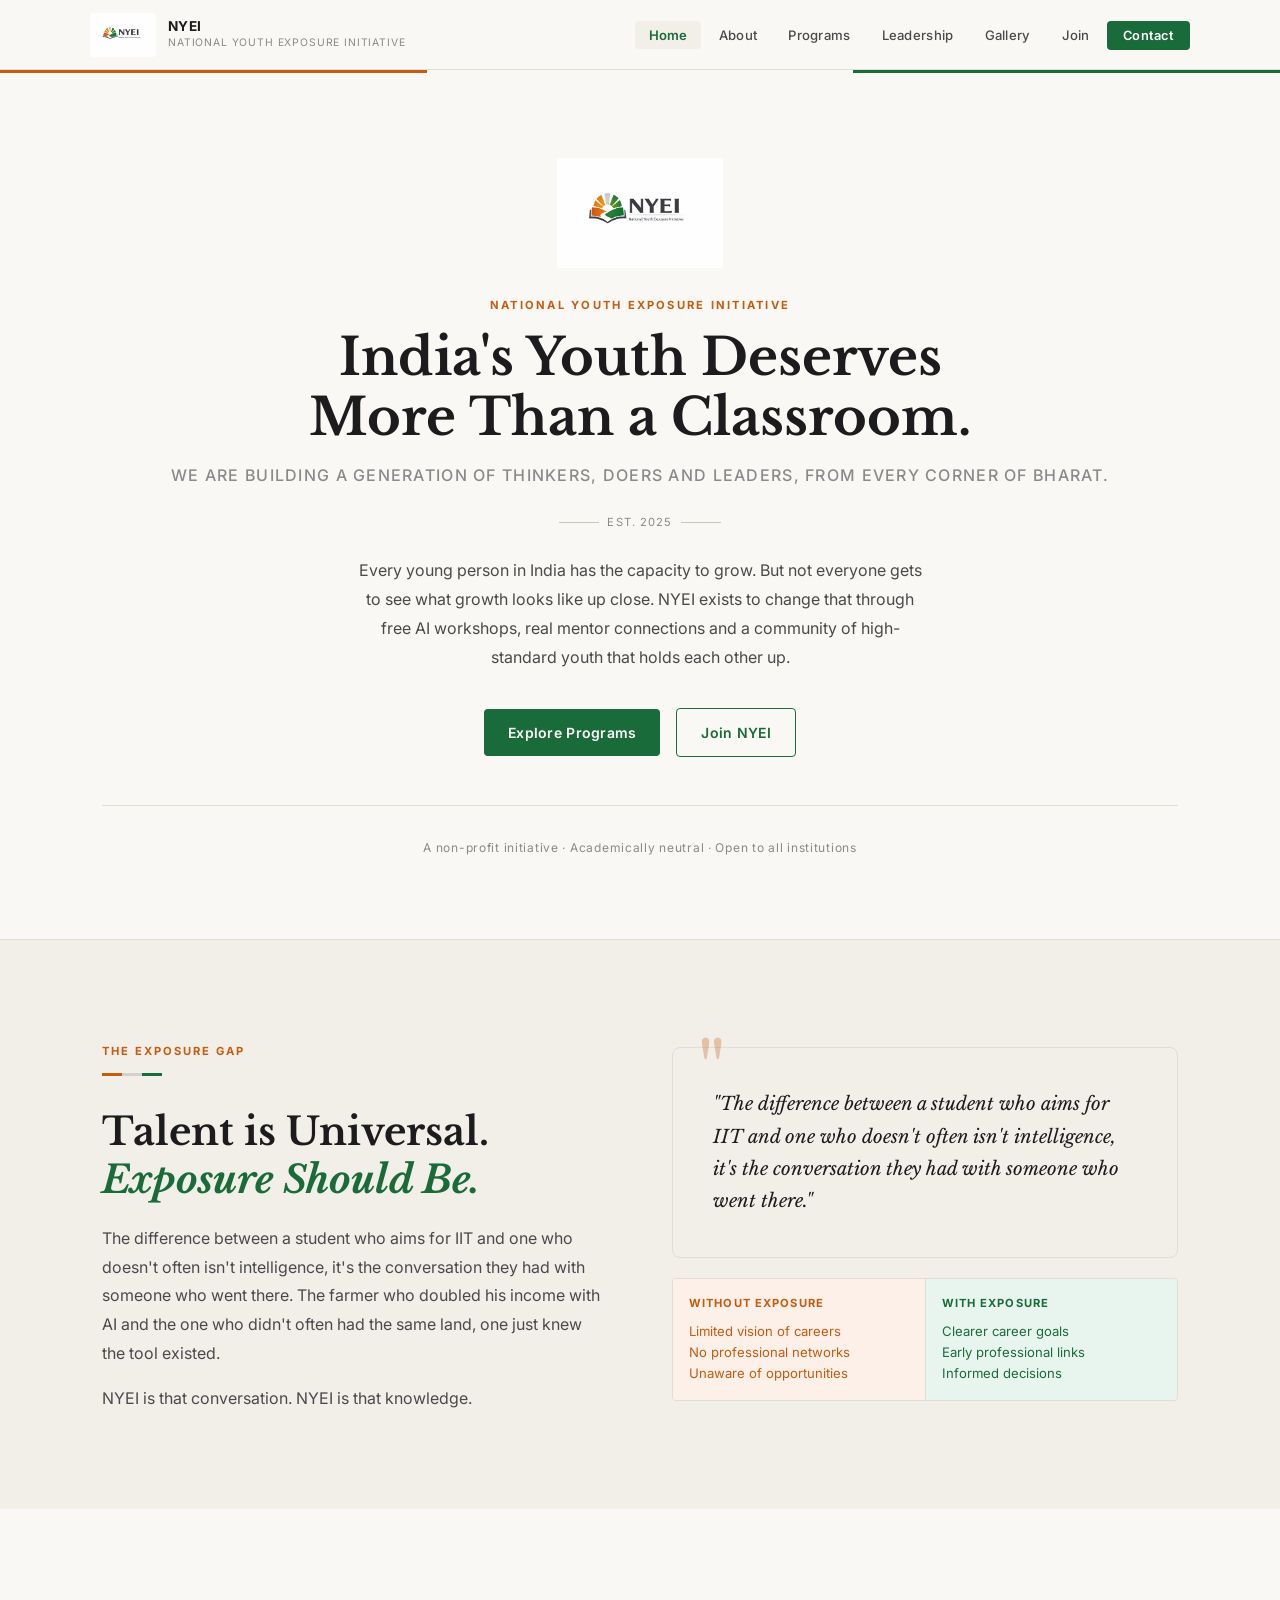
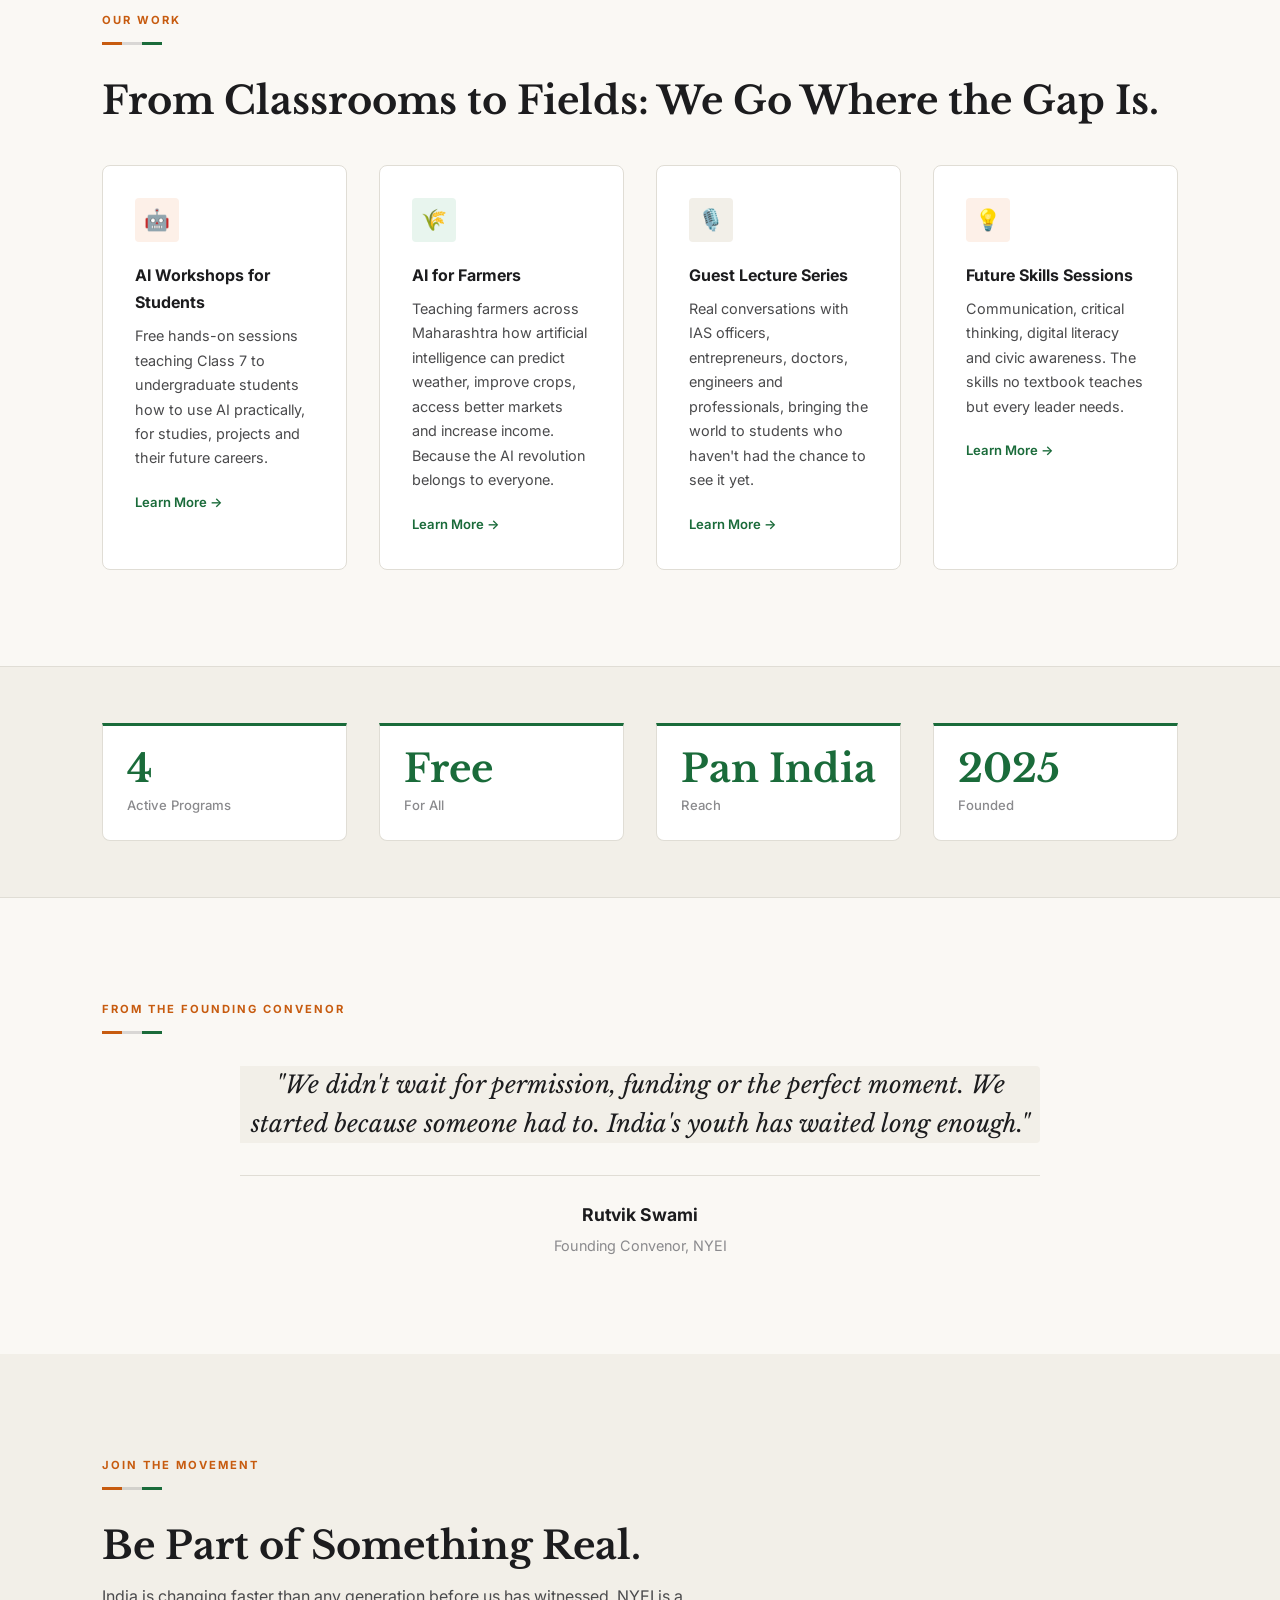
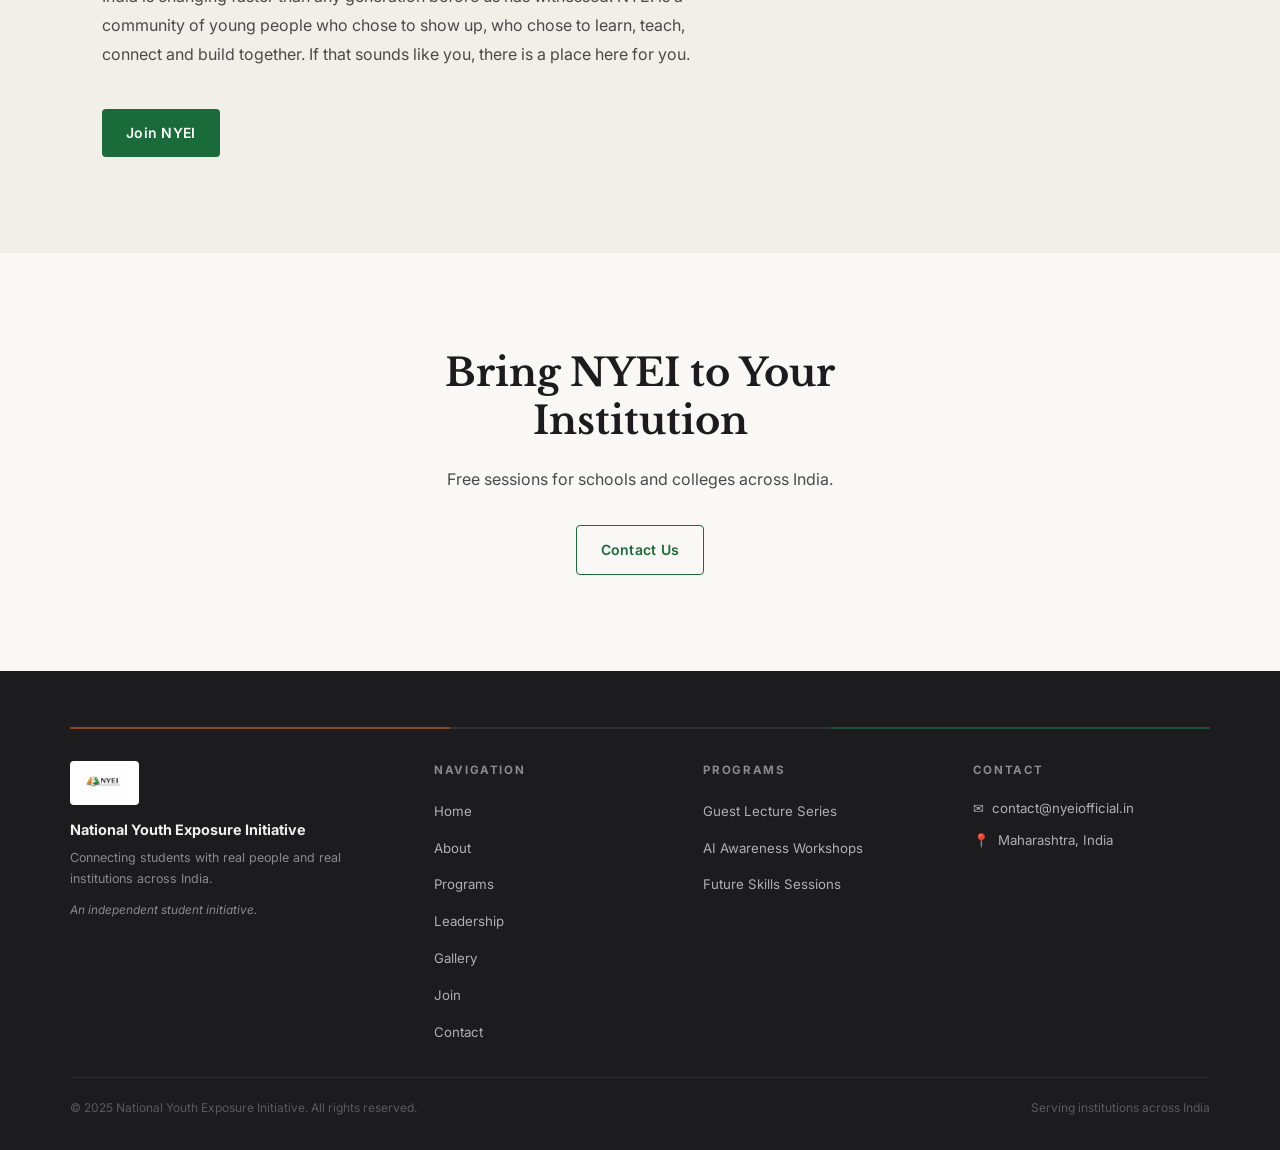
<file: index.html>
<!DOCTYPE html>
<html lang="en">

<head>
  <meta charset="UTF-8" />
  <meta name="viewport" content="width=device-width, initial-scale=1.0" />
  <title>NYEI: National Youth Exposure Initiative | Youth Movement India</title>
  <meta name="description"
    content="NYEI is building India's next generation of thinkers, leaders and doers. Free AI workshops, guest lectures and youth programs for students and farmers across India." />
  <meta name="keywords" content="youth initiative India, AI workshops students India, free programs schools India, NYEI, National Youth Exposure Initiative, youth movement Maharashtra" />
  <link rel="stylesheet" href="css/styles.css" />
  <link rel="icon" type="image/jpeg" href="assets/images/nyei-logo.jpg" />
  <link rel="apple-touch-icon" href="assets/images/nyei-logo.jpg" />
  <script type="application/ld+json">
  {
    "@context": "https://schema.org",
    "@type": "NGO",
    "name": "National Youth Exposure Initiative",
    "alternateName": "NYEI",
    "url": "https://nyeiofficial.in",
    "description": "NYEI is building India's next generation of thinkers, leaders and doers through free AI workshops, guest lectures and youth programs.",
    "foundingDate": "2025",
    "areaServed": "India",
    "email": "contact@nyeiofficial.in"
  }
  </script>
</head>

<body>

  <!-- Preloader -->
  <div id="preloader">
    <div class="preloader-inner">
      <div class="preloader-emblem"></div>
      <span class="preloader-text">NYEI</span>
    </div>
  </div>

  <!-- Navigation -->
  <nav class="nav">
    <div class="nav-inner">
      <a href="index.html" class="nav-brand">
        <img src="assets/images/nyei-logo.jpg" alt="NYEI Logo: National Youth Exposure Initiative India" style="height:44px;width:auto;border-radius:4px;" />
        <div class="nav-brand-text">
          <span class="nav-brand-name">NYEI</span>
          <span class="nav-brand-sub">National Youth Exposure Initiative</span>
        </div>
      </a>
      <ul class="nav-links">
        <li><a href="index.html" class="nav-link">Home</a></li>
        <li><a href="about.html" class="nav-link">About</a></li>
        <li><a href="programs.html" class="nav-link">Programs</a></li>
        <li><a href="leadership.html" class="nav-link">Leadership</a></li>
        <li><a href="documentation.html" class="nav-link">Gallery</a></li>
        <li><a href="contact.html#join-nyei" class="nav-link">Join</a></li>
        <li><a href="contact.html" class="nav-link nav-cta">Contact</a></li>
      </ul>
      <button class="nav-mobile-toggle" aria-label="Toggle menu">
        <span></span><span></span><span></span>
      </button>
    </div>
  </nav>

  <!-- Hero -->
  <section class="hero">
    <div class="container">
      <div class="hero-emblem">
        <img src="assets/images/nyei-logo.jpg" alt="NYEI Logo: National Youth Exposure Initiative India" />
      </div>
      <p class="hero-eyebrow">National Youth Exposure Initiative</p>
      <h1 class="hero-title">India's Youth Deserves More Than a Classroom.</h1>
      <p class="hero-subtitle">We are building a generation of thinkers, doers and leaders, from every corner of Bharat.</p>
      <div class="hero-divider">
        <div class="hero-divider-line"></div>
        <span style="font-size:0.7rem;letter-spacing:0.1em;color:var(--text-muted);">EST. 2025</span>
        <div class="hero-divider-line"></div>
      </div>
      <p class="hero-body">
        Every young person in India has the capacity to grow. But not everyone gets to see what growth looks like up close. NYEI exists to change that through free AI workshops, real mentor connections and a community of high-standard youth that holds each other up.
      </p>
      <div class="hero-actions">
        <a href="programs.html" class="btn btn-primary">Explore Programs</a>
        <a href="contact.html#join-nyei" class="btn btn-outline">Join NYEI</a>
      </div>
      <p class="hero-note">A non-profit initiative · Academically neutral · Open to all institutions</p>
    </div>
  </section>

  <!-- Exposure Gap Section -->
  <section class="section section-alt">
    <div class="container">
      <div class="exposure-section">
        <div>
          <span class="section-eyebrow">The Exposure Gap</span>
          <div class="tricolor-bar"><span></span><span></span><span></span></div>
          <h2 class="section-title">Talent is Universal.<br><em>Exposure Should Be.</em></h2>
          <div class="section-body">
            <p>
              The difference between a student who aims for IIT and one who doesn't often isn't intelligence, it's the conversation they had with someone who went there. The farmer who doubled his income with AI and the one who didn't often had the same land, one just knew the tool existed.
            </p>
            <p>
              NYEI is that conversation. NYEI is that knowledge.
            </p>
          </div>
        </div>
        <div>
          <div class="exposure-visual">
            <p>"The difference between a student who aims for IIT and one who doesn't often isn't intelligence, it's the conversation they had with someone who went there."</p>
          </div>
          <div class="compare-row" style="margin-top:1.25rem;">
            <div class="compare-col">
              <strong>Without Exposure</strong>
              Limited vision of careers<br>
              No professional networks<br>
              Unaware of opportunities
            </div>
            <div class="compare-col">
              <strong>With Exposure</strong>
              Clearer career goals<br>
              Early professional links<br>
              Informed decisions
            </div>
          </div>
        </div>
      </div>
    </div>
  </section>

  <!-- What We Do -->
  <section class="section">
    <div class="container">
      <span class="section-eyebrow">Our Work</span>
      <div class="tricolor-bar"><span></span><span></span><span></span></div>
      <h2 class="section-title" style="margin-bottom:2.5rem;">From Classrooms to Fields: We Go Where the Gap Is.</h2>
      <div class="grid-4">
        <!-- Card 1 -->
        <div class="card">
          <div class="card-icon card-icon-saffron">🤖</div>
          <div class="card-title">AI Workshops for Students</div>
          <p class="card-text">
            Free hands-on sessions teaching Class 7 to undergraduate students how to use AI practically, for studies, projects and their future careers.
          </p>
          <a href="programs.html#ai-awareness"
            style="display:inline-block;margin-top:1.25rem;font-size:0.82rem;font-weight:600;color:var(--accent-green);">Learn More →</a>
        </div>
        <!-- Card 2 -->
        <div class="card">
          <div class="card-icon card-icon-green">🌾</div>
          <div class="card-title">AI for Farmers</div>
          <p class="card-text">
            Teaching farmers across Maharashtra how artificial intelligence can predict weather, improve crops, access better markets and increase income. Because the AI revolution belongs to everyone.
          </p>
          <a href="programs.html"
            style="display:inline-block;margin-top:1.25rem;font-size:0.82rem;font-weight:600;color:var(--accent-green);">Learn More →</a>
        </div>
        <!-- Card 3 -->
        <div class="card">
          <div class="card-icon card-icon-neutral">🎙️</div>
          <div class="card-title">Guest Lecture Series</div>
          <p class="card-text">
            Real conversations with IAS officers, entrepreneurs, doctors, engineers and professionals, bringing the world to students who haven't had the chance to see it yet.
          </p>
          <a href="programs.html#guest-lectures"
            style="display:inline-block;margin-top:1.25rem;font-size:0.82rem;font-weight:600;color:var(--accent-green);">Learn More →</a>
        </div>
        <!-- Card 4 -->
        <div class="card">
          <div class="card-icon card-icon-saffron">💡</div>
          <div class="card-title">Future Skills Sessions</div>
          <p class="card-text">
            Communication, critical thinking, digital literacy and civic awareness. The skills no textbook teaches but every leader needs.
          </p>
          <a href="programs.html#future-skills"
            style="display:inline-block;margin-top:1.25rem;font-size:0.82rem;font-weight:600;color:var(--accent-green);">Learn More →</a>
        </div>
      </div>
    </div>
  </section>

  <!-- Stats Bar -->
  <section class="section-sm section-alt"
    style="border-top:1px solid var(--border-subtle);border-bottom:1px solid var(--border-subtle);">
    <div class="container">
      <div class="grid-4">
        <div class="stat-block">
          <div class="stat-number">4</div>
          <div class="stat-label">Active Programs</div>
        </div>
        <div class="stat-block">
          <div class="stat-number">Free</div>
          <div class="stat-label">For All</div>
        </div>
        <div class="stat-block">
          <div class="stat-number">Pan India</div>
          <div class="stat-label">Reach</div>
        </div>
        <div class="stat-block">
          <div class="stat-number">2025</div>
          <div class="stat-label">Founded</div>
        </div>
      </div>
    </div>
  </section>

  <!-- Founder Message -->
  <section class="section">
    <div class="container">
      <span class="section-eyebrow">From the Founding Convenor</span>
      <div class="tricolor-bar"><span></span><span></span><span></span></div>
      <div class="founder-section" style="display: block; text-align: center; max-width: 800px; margin: 0 auto;">
          <div class="founder-message">
            <div class="pull-quote" style="margin: 0 0 2rem 0; border: none; padding: 0;">
                <p style="font-size: 1.5rem; line-height: 1.6; color: var(--text-primary);">
                    "We didn't wait for permission, funding or the perfect moment. We started because someone had to. India's youth has waited long enough."
                </p>
            </div>
          </div>
          <div class="founder-signature" style="margin-top: 1.5rem;">
            <div class="founder-sig-name" style="font-size: 1.1rem; font-weight: 700; color: var(--text-primary);">Rutvik Swami</div>
            <div class="founder-sig-role" style="font-size: 0.9rem; color: var(--text-muted); margin-top: 0.25rem;">Founding Convenor, NYEI</div>
          </div>
      </div>
    </div>
  </section>

  <!-- Join Section -->
  <section class="section section-alt">
    <div class="container">
      <span class="section-eyebrow">Join the Movement</span>
      <div class="tricolor-bar"><span></span><span></span><span></span></div>
      <h2 class="section-title" style="margin-bottom:0.75rem;">Be Part of Something Real.</h2>
      <div class="section-body" style="margin-bottom:2.5rem;">
        <p>
            India is changing faster than any generation before us has witnessed. NYEI is a community of young people who chose to show up, who chose to learn, teach, connect and build together. If that sounds like you, there is a place here for you.
        </p>
      </div>
      <a href="contact.html#join-nyei" class="btn btn-primary">Join NYEI</a>
    </div>
  </section>

  <!-- Bottom CTA -->
  <section class="section">
    <div class="container" style="text-align:center;max-width:620px;">
      <h2 class="section-title">Bring NYEI to Your Institution</h2>
      <p class="section-body" style="margin:0 auto 2rem;">Free sessions for schools and colleges across India.</p>
      <a href="contact.html#collaborate" class="btn btn-outline">Contact Us</a>
    </div>
  </section>

  <!-- Footer -->
  <footer>
    <div class="footer-inner">
      <div class="footer-tricolor"><span></span><span></span><span></span></div>
      <div class="footer-top">
        <div>
          <div class="footer-brand-mark">
            <img src="assets/images/nyei-logo.jpg" alt="NYEI Logo: National Youth Exposure Initiative India" />
          </div>
          <div class="footer-brand-name">National Youth Exposure Initiative</div>
          <p class="footer-brand-desc">Connecting students with real people and real institutions across India.</p>
          <p class="footer-brand-desc" style="margin-top:0.75rem;font-style:italic;font-size:0.74rem;">An independent student initiative.</p>
        </div>
        <div>
          <div class="footer-col-title">Navigation</div>
          <ul class="footer-links">
            <li><a href="index.html" class="footer-link">Home</a></li>
            <li><a href="about.html" class="footer-link">About</a></li>
            <li><a href="programs.html" class="footer-link">Programs</a></li>
            <li><a href="leadership.html" class="footer-link">Leadership</a></li>
            <li><a href="documentation.html" class="footer-link">Gallery</a></li>
            <li><a href="contact.html#join-nyei" class="footer-link">Join</a></li>
            <li><a href="contact.html" class="footer-link">Contact</a></li>
          </ul>
        </div>
        <div>
          <div class="footer-col-title">Programs</div>
          <ul class="footer-links">
            <li><a href="programs.html#guest-lectures" class="footer-link">Guest Lecture Series</a></li>
            <li><a href="programs.html#ai-awareness" class="footer-link">AI Awareness Workshops</a></li>
            <li><a href="programs.html#future-skills" class="footer-link">Future Skills Sessions</a></li>
          </ul>
        </div>
        <div>
          <div class="footer-col-title">Contact</div>
          <div class="footer-contact-item">
            <span>✉</span>
            <a href="mailto:contact@nyeiofficial.in" class="footer-link">contact@nyeiofficial.in</a>
          </div>
          <div class="footer-contact-item">
            <span>📍</span>
            <span>Maharashtra, India</span>
          </div>
        </div>
      </div>
      <div class="footer-bottom">
        <div class="footer-bottom-left">
          © 2025 National Youth Exposure Initiative. All rights reserved.
        </div>
        <div class="footer-bottom-right">
          Serving institutions across India
        </div>
      </div>
    </div>
  </footer>

  <script src="js/main.js"></script>
</body>

</html>
</file>
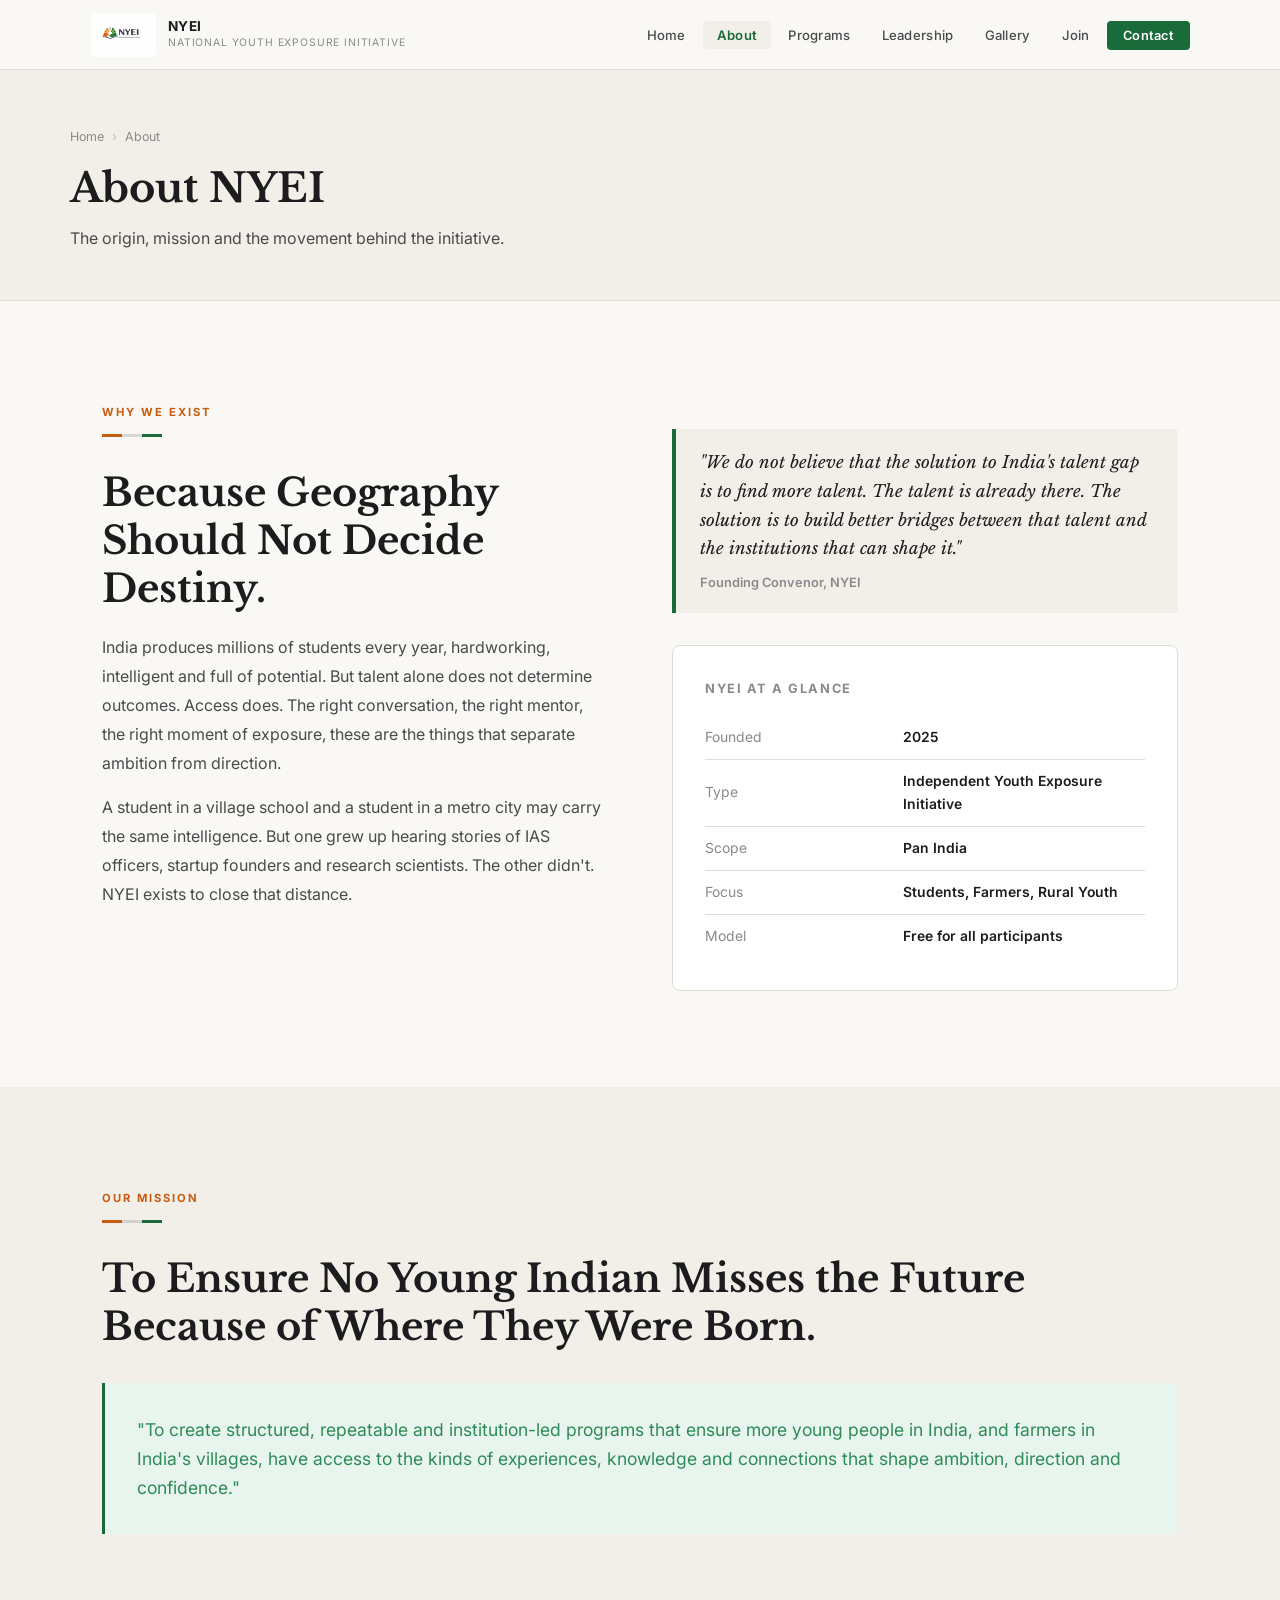
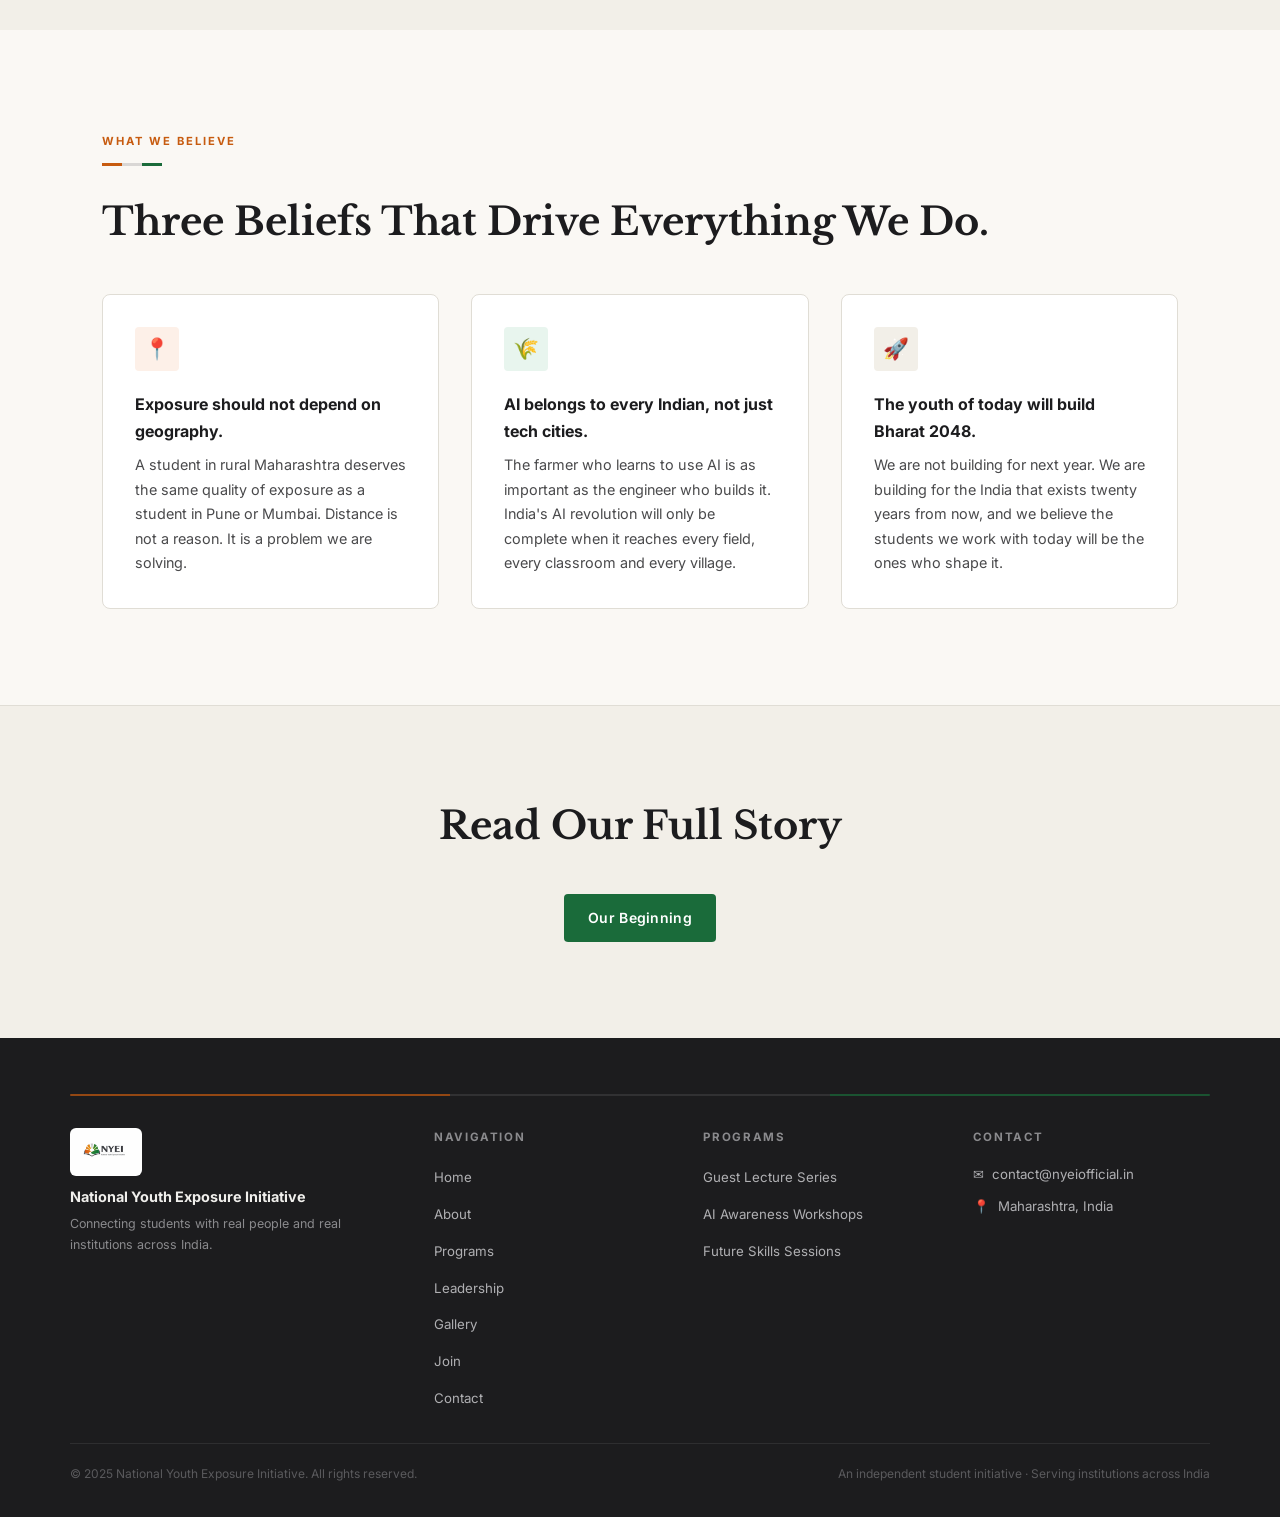
<file: about.html>
<!DOCTYPE html>
<html lang="en">

<head>
    <meta charset="UTF-8" />
    <meta name="viewport" content="width=device-width, initial-scale=1.0" />
    <title>About NYEI: Our Mission, Vision & Story | National Youth Exposure Initiative</title>
    <meta name="description"
        content="NYEI exists because talent is everywhere in India but opportunity is not. Learn about our mission, founding philosophy and the vision driving India's youth forward." />
    <meta name="keywords" content="about NYEI, youth exposure initiative India, youth mission India, NYEI mission" />
    <link rel="stylesheet" href="css/styles.css" />
    <link rel="icon" type="image/jpeg" href="assets/images/nyei-logo.jpg" />
    <link rel="apple-touch-icon" href="assets/images/nyei-logo.jpg" />
</head>

<body>

    <div id="preloader">
        <div class="preloader-inner">
            <div class="preloader-emblem"></div>
            <span class="preloader-text">NYEI</span>
        </div>
    </div>

    <nav class="nav">
        <div class="nav-inner">
            <a href="index.html" class="nav-brand">
                <img src="assets/images/nyei-logo.jpg" alt="NYEI Logo: National Youth Exposure Initiative India"
                    style="height:44px;width:auto;border-radius:4px;" />
                <div class="nav-brand-text">
                    <span class="nav-brand-name">NYEI</span>
                    <span class="nav-brand-sub">National Youth Exposure Initiative</span>
                </div>
            </a>
            <ul class="nav-links">
                <li><a href="index.html" class="nav-link">Home</a></li>
                <li><a href="about.html" class="nav-link">About</a></li>
                <li><a href="programs.html" class="nav-link">Programs</a></li>
                <li><a href="leadership.html" class="nav-link">Leadership</a></li>
                <li><a href="documentation.html" class="nav-link">Gallery</a></li>
                <li><a href="contact.html#join-nyei" class="nav-link">Join</a></li>
                <li><a href="contact.html" class="nav-link nav-cta">Contact</a></li>
            </ul>
            <button class="nav-mobile-toggle" aria-label="Toggle menu">
                <span></span><span></span><span></span>
            </button>
        </div>
    </nav>

    <!-- Page Banner -->
    <div class="page-banner">
        <div class="page-banner-inner">
            <div class="breadcrumb">
                <a href="index.html">Home</a>
                <span class="breadcrumb-sep">›</span>
                <span>About</span>
            </div>
            <h1 class="page-banner-title">About NYEI</h1>
            <p class="page-banner-sub">The origin, mission and the movement behind the initiative.</p>
        </div>
    </div>

    <!-- Why We Exist -->
    <section class="section">
        <div class="container">
            <div style="display:grid;grid-template-columns:1fr 1fr;gap:4rem;align-items:start;">
                <div>
                    <span class="section-eyebrow">Why We Exist</span>
                    <div class="tricolor-bar"><span></span><span></span><span></span></div>
                    <h2 class="section-title">Because Geography Should Not Decide Destiny.</h2>
                    <div class="section-body">
                        <p>
                            India produces millions of students every year, hardworking, intelligent and full of potential. But talent alone does not determine outcomes. Access does. The right conversation, the right mentor, the right moment of exposure, these are the things that separate ambition from direction.
                        </p>
                        <p>
                            A student in a village school and a student in a metro city may carry the same intelligence. But one grew up hearing stories of IAS officers, startup founders and research scientists. The other didn't. NYEI exists to close that distance.
                        </p>
                    </div>
                </div>
                <div>
                    <div class="pull-quote">
                        <p>"We do not believe that the solution to India's talent gap is to find more talent. The talent is already there. The solution is to build better bridges between that talent and the institutions that can shape it."</p>
                        <cite>Founding Convenor, NYEI</cite>
                    </div>
                    <div class="card" style="margin-top:1.5rem;">
                        <div class="card-title"
                            style="font-size:0.8rem;font-weight:700;letter-spacing:0.12em;text-transform:uppercase;color:var(--text-muted);margin-bottom:1rem;">
                            NYEI At a Glance</div>
                        <table style="width:100%;border-collapse:collapse;font-size:0.87rem;">
                            <tr style="border-bottom:1px solid var(--border-subtle);">
                                <td style="padding:0.6rem 0;color:var(--text-muted);width:45%;">Founded</td>
                                <td style="padding:0.6rem 0;color:var(--text-primary);font-weight:600;">2025</td>
                            </tr>
                            <tr style="border-bottom:1px solid var(--border-subtle);">
                                <td style="padding:0.6rem 0;color:var(--text-muted);">Type</td>
                                <td style="padding:0.6rem 0;color:var(--text-primary);font-weight:600;">Independent Youth Exposure Initiative</td>
                            </tr>
                            <tr style="border-bottom:1px solid var(--border-subtle);">
                                <td style="padding:0.6rem 0;color:var(--text-muted);">Scope</td>
                                <td style="padding:0.6rem 0;color:var(--text-primary);font-weight:600;">Pan India</td>
                            </tr>
                            <tr style="border-bottom:1px solid var(--border-subtle);">
                                <td style="padding:0.6rem 0;color:var(--text-muted);">Focus</td>
                                <td style="padding:0.6rem 0;color:var(--text-primary);font-weight:600;">Students, Farmers, Rural Youth</td>
                            </tr>
                            <tr>
                                <td style="padding:0.6rem 0;color:var(--text-muted);">Model</td>
                                <td style="padding:0.6rem 0;color:var(--text-primary);font-weight:600;">Free for all participants</td>
                            </tr>
                        </table>
                    </div>
                </div>
            </div>
        </div>
    </section>

    <!-- Mission Statement -->
    <section class="section section-alt">
        <div class="container">
            <span class="section-eyebrow">Our Mission</span>
            <div class="tricolor-bar"><span></span><span></span><span></span></div>
            <h2 class="section-title" style="margin-bottom:2rem;">To Ensure No Young Indian Misses the Future Because of Where They Were Born.</h2>
            <div class="info-box" style="font-size: 1.1rem; padding: 2rem;">
                "To create structured, repeatable and institution-led programs that ensure more young people in India, and farmers in India's villages, have access to the kinds of experiences, knowledge and connections that shape ambition, direction and confidence."
            </div>
        </div>
    </section>

    <!-- What We Believe -->
    <section class="section">
        <div class="container">
            <span class="section-eyebrow">What We Believe</span>
            <div class="tricolor-bar"><span></span><span></span><span></span></div>
            <h2 class="section-title" style="margin-bottom:3rem;">Three Beliefs That Drive Everything We Do.</h2>
            <div class="grid-3">
                <div class="card">
                    <div class="card-icon card-icon-saffron">📍</div>
                    <div class="card-title">Exposure should not depend on geography.</div>
                    <p class="card-text">A student in rural Maharashtra deserves the same quality of exposure as a student in Pune or Mumbai. Distance is not a reason. It is a problem we are solving.</p>
                </div>
                <div class="card">
                    <div class="card-icon card-icon-green">🌾</div>
                    <div class="card-title">AI belongs to every Indian, not just tech cities.</div>
                    <p class="card-text">The farmer who learns to use AI is as important as the engineer who builds it. India's AI revolution will only be complete when it reaches every field, every classroom and every village.</p>
                </div>
                <div class="card">
                    <div class="card-icon card-icon-neutral">🚀</div>
                    <div class="card-title">The youth of today will build Bharat 2048.</div>
                    <p class="card-text">We are not building for next year. We are building for the India that exists twenty years from now, and we believe the students we work with today will be the ones who shape it.</p>
                </div>
            </div>
        </div>
    </section>

    <!-- Bottom CTA -->
    <section class="section section-alt" style="border-top:1px solid var(--border-subtle);">
        <div class="container" style="text-align:center;">
            <h2 class="section-title">Read Our Full Story</h2>
            <a href="our-beginning.html" class="btn btn-primary" style="margin-top: 1.5rem;">Our Beginning</a>
        </div>
    </section>

    <!-- Footer -->
    <footer>
        <div class="footer-inner">
            <div class="footer-tricolor"><span></span><span></span><span></span></div>
            <div class="footer-top">
                <div>
                    <img src="assets/images/nyei-logo.jpg" alt="NYEI Logo: National Youth Exposure Initiative India" style="height:48px;width:auto;border-radius:6px;margin-bottom:0.75rem;display:block;" />
                    <div class="footer-brand-name">National Youth Exposure Initiative</div>
                    <p class="footer-brand-desc">Connecting students with real people and real institutions across India.</p>
                </div>
                <div>
                    <div class="footer-col-title">Navigation</div>
                    <ul class="footer-links">
                        <li><a href="index.html" class="footer-link">Home</a></li>
                        <li><a href="about.html" class="footer-link">About</a></li>
                        <li><a href="programs.html" class="footer-link">Programs</a></li>
                        <li><a href="leadership.html" class="footer-link">Leadership</a></li>
                        <li><a href="documentation.html" class="footer-link">Gallery</a></li>
                        <li><a href="contact.html#join-nyei" class="footer-link">Join</a></li>
                        <li><a href="contact.html" class="footer-link">Contact</a></li>
                    </ul>
                </div>
                <div>
                    <div class="footer-col-title">Programs</div>
                    <ul class="footer-links">
                        <li><a href="programs.html#guest-lectures" class="footer-link">Guest Lecture Series</a></li>
                        <li><a href="programs.html#ai-awareness" class="footer-link">AI Awareness Workshops</a></li>
                        <li><a href="programs.html#future-skills" class="footer-link">Future Skills Sessions</a></li>
                    </ul>
                </div>
                <div>
                    <div class="footer-col-title">Contact</div>
                    <div class="footer-contact-item">
                        <span>✉</span>
                        <a href="mailto:contact@nyeiofficial.in" class="footer-link">contact@nyeiofficial.in</a>
                    </div>
                    <div class="footer-contact-item">
                        <span>📍</span>
                        <span>Maharashtra, India</span>
                    </div>
                </div>
            </div>
            <div class="footer-bottom">
                <div class="footer-bottom-left">
                    © 2025 National Youth Exposure Initiative. All rights reserved.
                </div>
                <div class="footer-bottom-right">An independent student initiative · Serving institutions across India
                </div>
            </div>
        </div>
    </footer>

    <script src="js/main.js"></script>
</body>

</html>
</file>
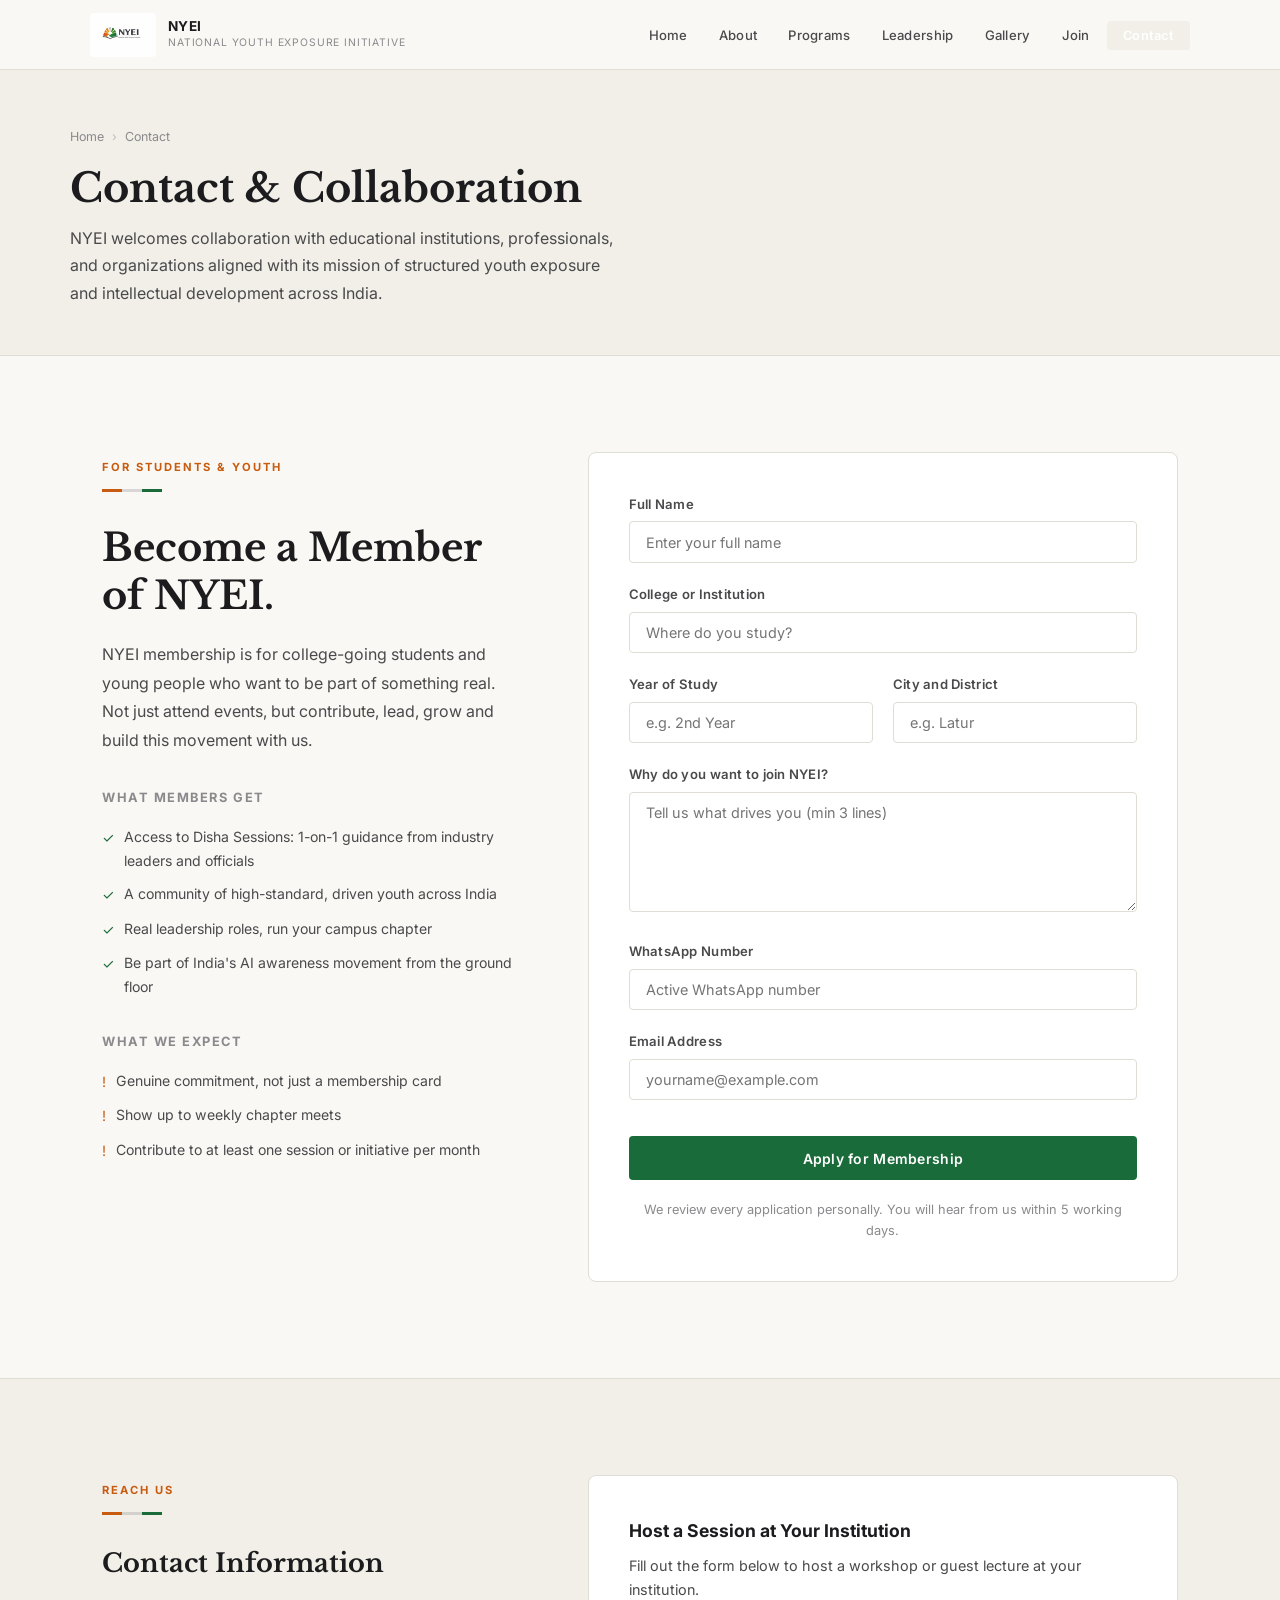
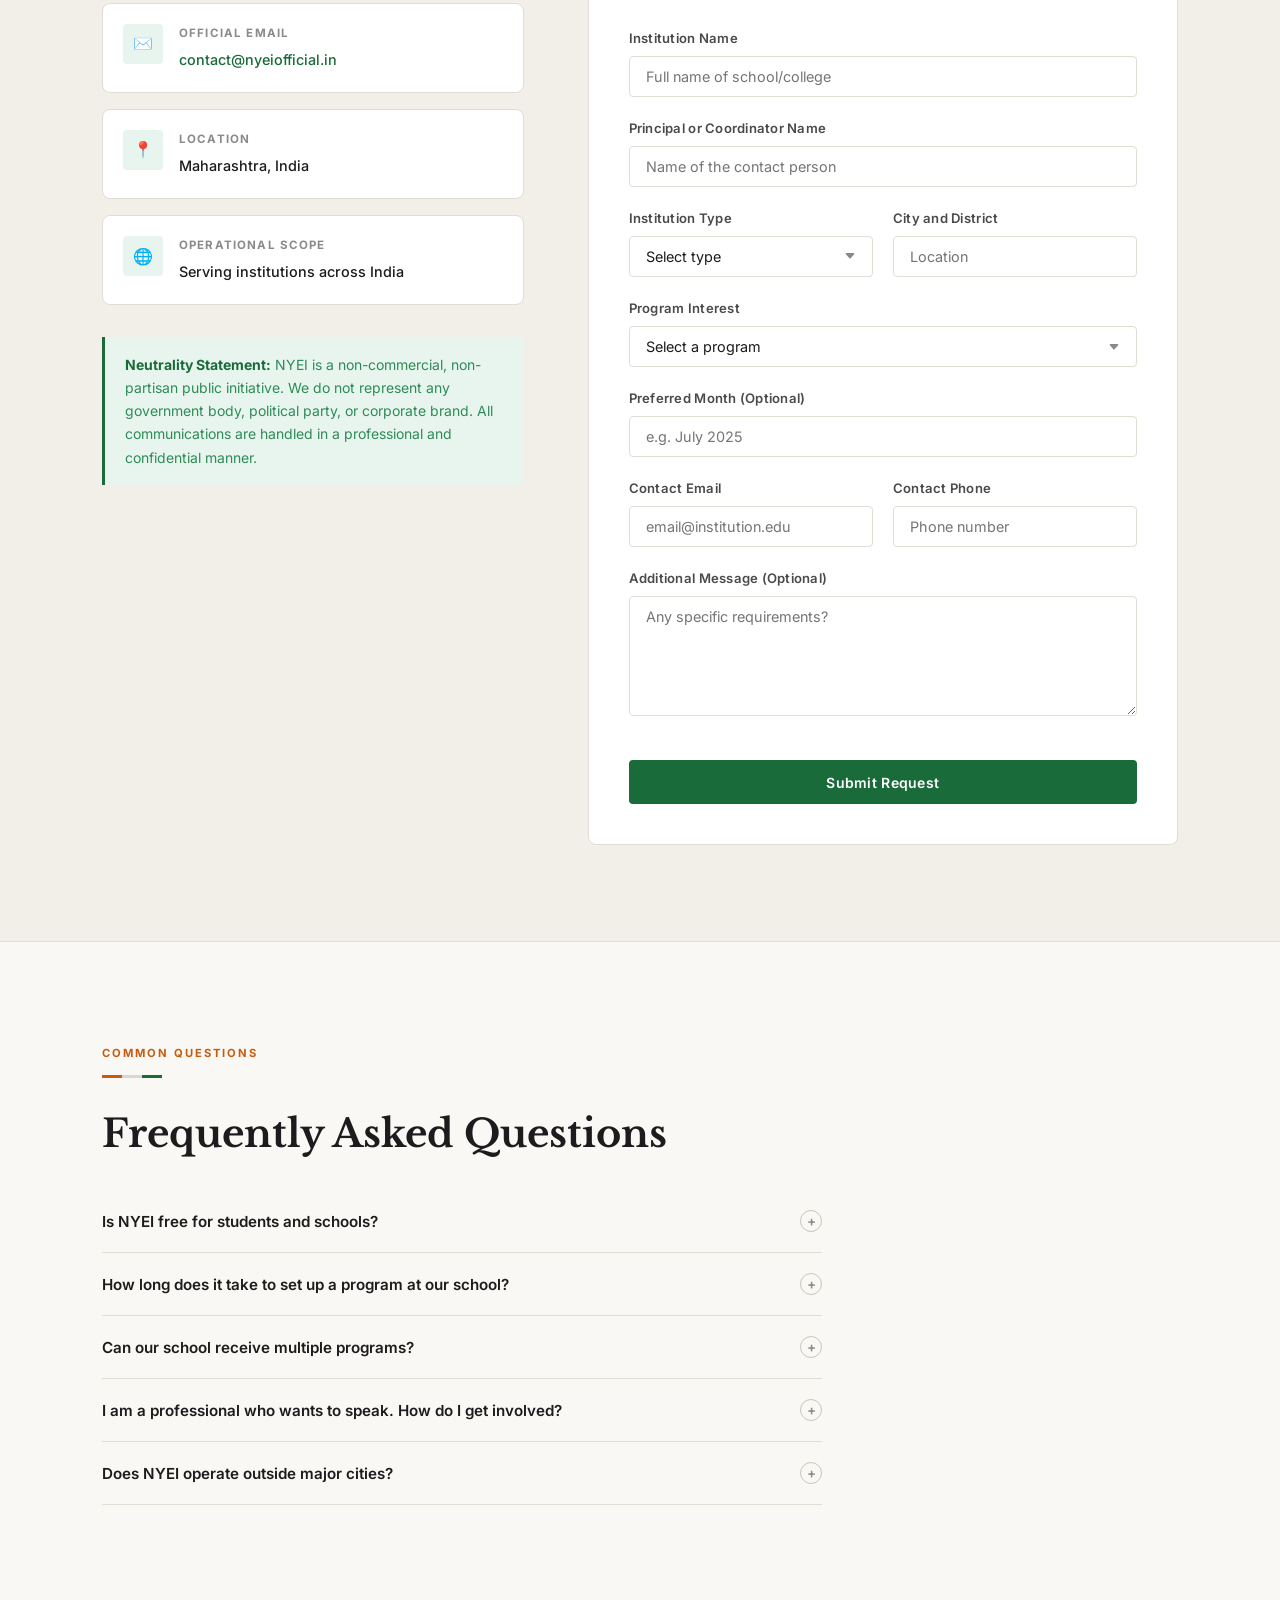
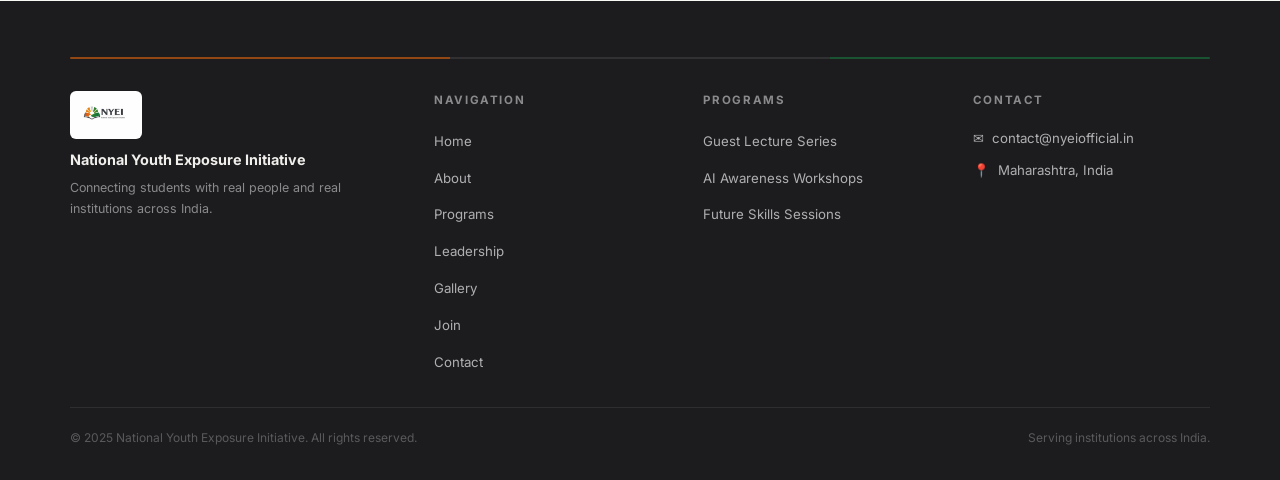
<file: contact.html>
<!DOCTYPE html>
<html lang="en">

<head>
    <meta charset="UTF-8" />
    <meta name="viewport" content="width=device-width, initial-scale=1.0" />
    <title>Contact NYEI: Join, Collaborate or Host a Session | NYEI India</title>
    <meta name="description"
        content="Connect with NYEI to host a free session at your school or college, join as a member, or become a mentor. We welcome students, institutions and professionals across India." />
    <meta name="keywords" content="contact NYEI, join NYEI, host AI workshop school India, NYEI membership, collaborate NYEI" />
    <link rel="stylesheet" href="css/styles.css" />
    <link rel="icon" type="image/jpeg" href="assets/images/nyei-logo.jpg" />
    <link rel="apple-touch-icon" href="assets/images/nyei-logo.jpg" />
</head>

<body>

    <div id="preloader">
        <div class="preloader-inner">
            <div class="preloader-emblem"></div>
            <span class="preloader-text">NYEI</span>
        </div>
    </div>

    <nav class="nav">
        <div class="nav-inner">
            <a href="index.html" class="nav-brand">
                <img src="assets/images/nyei-logo.jpg" alt="NYEI Logo: National Youth Exposure Initiative India"
                    style="height:44px;width:auto;border-radius:4px;" />
                <div class="nav-brand-text">
                    <span class="nav-brand-name">NYEI</span>
                    <span class="nav-brand-sub">National Youth Exposure Initiative</span>
                </div>
            </a>
            <ul class="nav-links">
                <li><a href="index.html" class="nav-link">Home</a></li>
                <li><a href="about.html" class="nav-link">About</a></li>
                <li><a href="programs.html" class="nav-link">Programs</a></li>
                <li><a href="leadership.html" class="nav-link">Leadership</a></li>
                <li><a href="documentation.html" class="nav-link">Gallery</a></li>
                <li><a href="contact.html#join-nyei" class="nav-link">Join</a></li>
                <li><a href="contact.html" class="nav-link nav-cta">Contact</a></li>
            </ul>
            <button class="nav-mobile-toggle" aria-label="Toggle menu">
                <span></span><span></span><span></span>
            </button>
        </div>
    </nav>

    <div class="page-banner">
        <div class="page-banner-inner">
            <div class="breadcrumb">
                <a href="index.html">Home</a>
                <span class="breadcrumb-sep">›</span>
                <span>Contact</span>
            </div>
            <h1 class="page-banner-title">Contact & Collaboration</h1>
            <p class="page-banner-sub">NYEI welcomes collaboration with educational institutions, professionals, and organizations aligned with its mission of structured youth exposure and intellectual development across India.</p>
        </div>
    </div>

    <!-- Join NYEI Section -->
    <section class="section" id="join-nyei" style="scroll-margin-top: 80px;">
        <div class="container">
            <div style="display:grid;grid-template-columns:1fr 1.4fr;gap:4rem;align-items:start;">
                <div>
                    <span class="section-eyebrow">For Students & Youth</span>
                    <div class="tricolor-bar"><span></span><span></span><span></span></div>
                    <h2 class="section-title">Become a Member of NYEI.</h2>
                    <div class="section-body">
                        <p>
                            NYEI membership is for college-going students and young people who want to be part of something real. Not just attend events, but contribute, lead, grow and build this movement with us.
                        </p>
                    </div>
                    
                    <div style="margin-top:2rem;">
                        <div style="font-size:0.8rem;font-weight:700;letter-spacing:0.12em;text-transform:uppercase;color:var(--text-muted);margin-bottom:1rem;">What members get</div>
                        <div style="display:flex;flex-direction:column;gap:0.6rem;">
                            <div style="display:flex;align-items:flex-start;gap:0.6rem;font-size:0.88rem;color:var(--text-secondary);">
                                <span style="color:var(--accent-green);flex-shrink:0;margin-top:1px;">✓</span>
                                Access to Disha Sessions: 1-on-1 guidance from industry leaders and officials
                            </div>
                            <div style="display:flex;align-items:flex-start;gap:0.6rem;font-size:0.88rem;color:var(--text-secondary);">
                                <span style="color:var(--accent-green);flex-shrink:0;margin-top:1px;">✓</span>
                                A community of high-standard, driven youth across India
                            </div>
                            <div style="display:flex;align-items:flex-start;gap:0.6rem;font-size:0.88rem;color:var(--text-secondary);">
                                <span style="color:var(--accent-green);flex-shrink:0;margin-top:1px;">✓</span>
                                Real leadership roles, run your campus chapter
                            </div>
                            <div style="display:flex;align-items:flex-start;gap:0.6rem;font-size:0.88rem;color:var(--text-secondary);">
                                <span style="color:var(--accent-green);flex-shrink:0;margin-top:1px;">✓</span>
                                Be part of India's AI awareness movement from the ground floor
                            </div>
                        </div>
                    </div>

                    <div style="margin-top:2rem;">
                        <div style="font-size:0.8rem;font-weight:700;letter-spacing:0.12em;text-transform:uppercase;color:var(--text-muted);margin-bottom:1rem;">What we expect</div>
                        <div style="display:flex;flex-direction:column;gap:0.6rem;">
                            <div style="display:flex;align-items:flex-start;gap:0.6rem;font-size:0.88rem;color:var(--text-secondary);">
                                <span style="color:var(--accent-saffron);flex-shrink:0;margin-top:1px;">!</span>
                                Genuine commitment, not just a membership card
                            </div>
                            <div style="display:flex;align-items:flex-start;gap:0.6rem;font-size:0.88rem;color:var(--text-secondary);">
                                <span style="color:var(--accent-saffron);flex-shrink:0;margin-top:1px;">!</span>
                                Show up to weekly chapter meets
                            </div>
                            <div style="display:flex;align-items:flex-start;gap:0.6rem;font-size:0.88rem;color:var(--text-secondary);">
                                <span style="color:var(--accent-saffron);flex-shrink:0;margin-top:1px;">!</span>
                                Contribute to at least one session or initiative per month
                            </div>
                        </div>
                    </div>
                </div>

                <div>
                    <div class="card" style="padding:2.5rem;">
                        <form id="membershipForm" action="https://formspree.io/f/xeewrebl" method="POST">
                            <input type="hidden" name="_subject" value="New NYEI Membership Application">
                            <div class="form-group">
                                <label class="form-label" for="full-name">Full Name</label>
                                <input type="text" id="full-name" name="full-name" class="form-control" placeholder="Enter your full name" required />
                            </div>
                            <div class="form-group">
                                <label class="form-label" for="institution">College or Institution</label>
                                <input type="text" id="institution" name="institution" class="form-control" placeholder="Where do you study?" required />
                            </div>
                            <div style="display:grid;grid-template-columns:1fr 1fr;gap:1.25rem;">
                                <div class="form-group">
                                    <label class="form-label" for="year">Year of Study</label>
                                    <input type="text" id="year" name="year" class="form-control" placeholder="e.g. 2nd Year" required />
                                </div>
                                <div class="form-group">
                                    <label class="form-label" for="city">City and District</label>
                                    <input type="text" id="city" name="city" class="form-control" placeholder="e.g. Latur" required />
                                </div>
                            </div>
                            <div class="form-group">
                                <label class="form-label" for="join-reason">Why do you want to join NYEI?</label>
                                <textarea id="join-reason" name="join-reason" class="form-control" rows="4" placeholder="Tell us what drives you (min 3 lines)" required></textarea>
                            </div>
                            <div class="form-group">
                                <label class="form-label" for="whatsapp">WhatsApp Number</label>
                                <input type="tel" id="whatsapp" name="whatsapp" class="form-control" placeholder="Active WhatsApp number" required />
                            </div>
                            <div class="form-group">
                                <label class="form-label" for="email">Email Address</label>
                                <input type="email" id="email" name="_replyto" class="form-control" placeholder="yourname@example.com" required />
                            </div>
                            <button type="submit" class="btn btn-primary" style="width:100%; justify-content: center; margin-top: 1rem;">Apply for Membership</button>
                            <div id="membershipStatus" style="margin-top: 1.5rem; text-align: center; font-size: 0.9rem; display: none;"></div>
                        </form>
                        <p style="margin-top:1.25rem;font-size:0.8rem;color:var(--text-muted);line-height:1.6; text-align: center;">
                            We review every application personally. You will hear from us within 5 working days.
                        </p>
                    </div>
                </div>
            </div>
        </div>
    </section>

    <!-- Institution Collaboration -->
    <section class="section section-alt" id="collaborate" style="border-top:1px solid var(--border-subtle); scroll-margin-top: 80px;">
        <div class="container">
            <div style="display:grid;grid-template-columns:1fr 1.4fr;gap:4rem;align-items:start;">

                <!-- Contact Info -->
                <div>
                    <span class="section-eyebrow">Reach Us</span>
                    <div class="tricolor-bar"><span></span><span></span><span></span></div>
                    <h2 class="section-title" style="font-size:1.6rem;margin-bottom:1.5rem;">Contact Information</h2>

                    <div class="contact-info-item">
                        <div class="contact-info-icon">✉️</div>
                        <div>
                            <div class="contact-info-label">Official Email</div>
                            <div class="contact-info-value"><a href="mailto:contact@nyeiofficial.in"
                                    style="color:var(--accent-green);">contact@nyeiofficial.in</a></div>
                        </div>
                    </div>


                    <div class="contact-info-item">
                        <div class="contact-info-icon">📍</div>
                        <div>
                            <div class="contact-info-label">Location</div>
                            <div class="contact-info-value">Maharashtra, India</div>
                        </div>
                    </div>

                    <div class="contact-info-item">
                        <div class="contact-info-icon">🌐</div>
                        <div>
                            <div class="contact-info-label">Operational Scope</div>
                            <div class="contact-info-value">Serving institutions across India</div>
                        </div>
                    </div>

                    <div style="margin-top:2rem;">
                        <div class="info-box">
                            <strong>Neutrality Statement:</strong> NYEI is a non-commercial, non-partisan public initiative. We do not represent any government body, political party, or corporate brand. All communications are handled in a professional and confidential manner.
                        </div>
                    </div>
                </div>

                <!-- Collaboration Form -->
                <div>
                    <div class="card" style="padding:2.5rem;">
                        <div style="margin-bottom:1.5rem;">
                            <div style="font-size:1.1rem;font-weight:700;color:var(--text-primary);margin-bottom:0.5rem;">Host a Session at Your Institution</div>
                            <div style="font-size:0.9rem;color:var(--text-secondary);line-height:1.7;">
                                Fill out the form below to host a workshop or guest lecture at your institution.
                            </div>
                        </div>
                        
                        <form id="collaborationForm" action="https://formspree.io/f/xpqeyqgk" method="POST">
                            <input type="hidden" name="_subject" value="New Institution Collaboration Request">
                            
                            <div class="form-group">
                                <label class="form-label" for="inst-name">Institution Name</label>
                                <input type="text" id="inst-name" name="institution-name" class="form-control" placeholder="Full name of school/college" required />
                            </div>
                            
                            <div class="form-group">
                                <label class="form-label" for="coord-name">Principal or Coordinator Name</label>
                                <input type="text" id="coord-name" name="coordinator-name" class="form-control" placeholder="Name of the contact person" required />
                            </div>
                            
                            <div style="display:grid;grid-template-columns:1fr 1fr;gap:1.25rem;">
                                <div class="form-group">
                                    <label class="form-label" for="inst-type">Institution Type</label>
                                    <select id="inst-type" name="institution-type" class="form-control" required>
                                        <option value="" disabled selected>Select type</option>
                                        <option value="School">School</option>
                                        <option value="College">College</option>
                                        <option value="University">University</option>
                                        <option value="Other">Other</option>
                                    </select>
                                </div>
                                <div class="form-group">
                                    <label class="form-label" for="inst-city">City and District</label>
                                    <input type="text" id="inst-city" name="city-district" class="form-control" placeholder="Location" required />
                                </div>
                            </div>
                            
                            <div class="form-group">
                                <label class="form-label" for="prog-interest">Program Interest</label>
                                <select id="prog-interest" name="program-interest" class="form-control" required>
                                    <option value="" disabled selected>Select a program</option>
                                    <option value="AI Awareness Workshop">AI Awareness Workshop</option>
                                    <option value="Guest Lecture Series">Guest Lecture Series</option>
                                    <option value="Future Skills Session">Future Skills Session</option>
                                    <option value="Multiple Programs">Multiple Programs</option>
                                </select>
                            </div>
                            
                            <div class="form-group">
                                <label class="form-label" for="pref-month">Preferred Month (Optional)</label>
                                <input type="text" id="pref-month" name="preferred-month" class="form-control" placeholder="e.g. July 2025" />
                            </div>
                            
                            <div style="display:grid;grid-template-columns:1fr 1fr;gap:1.25rem;">
                                <div class="form-group">
                                    <label class="form-label" for="inst-email">Contact Email</label>
                                    <input type="email" id="inst-email" name="_replyto" class="form-control" placeholder="email@institution.edu" required />
                                </div>
                                <div class="form-group">
                                    <label class="form-label" for="inst-phone">Contact Phone</label>
                                    <input type="tel" id="inst-phone" name="contact-phone" class="form-control" placeholder="Phone number" required />
                                </div>
                            </div>
                            
                            <div class="form-group">
                                <label class="form-label" for="inst-message">Additional Message (Optional)</label>
                                <textarea id="inst-message" name="message" class="form-control" rows="3" placeholder="Any specific requirements?"></textarea>
                            </div>
                            
                            <button type="submit" class="btn btn-primary" style="width:100%; justify-content: center; margin-top: 1rem;">Submit Request</button>
                            <div id="collaborationStatus" style="margin-top: 1.5rem; text-align: center; font-size: 0.9rem; display: none;"></div>
                        </form>
                    </div>
                </div>
            </div>
        </div>
    </section>

    <!-- FAQ -->
    <section class="section" style="border-top:1px solid var(--border-subtle);">
        <div class="container">
            <span class="section-eyebrow">Common Questions</span>
            <div class="tricolor-bar"><span></span><span></span><span></span></div>
            <h2 class="section-title" style="margin-bottom:2rem;">Frequently Asked Questions</h2>
            <div style="max-width:720px;">
                <div class="accordion-item">
                    <button class="accordion-trigger" aria-expanded="false" aria-controls="faq1">
                        Is NYEI free for students and schools?
                        <span class="acc-icon">+</span>
                    </button>
                    <div class="accordion-body" id="faq1">
                        Yes. All NYEI programs are provided at no cost to students, schools, or colleges. NYEI does not charge any participation fees. We believe financial barriers should never prevent a student from accessing institutional exposure.
                    </div>
                </div>
                <div class="accordion-item">
                    <button class="accordion-trigger" aria-expanded="false" aria-controls="faq2">
                        How long does it take to set up a program at our school?
                        <span class="acc-icon">+</span>
                    </button>
                    <div class="accordion-body" id="faq2">
                        After initial contact and coordination, programs are typically scheduled within 3 to 6 weeks, depending on availability of speakers and the institution's calendar. We work around your schedule and require only a confirmed date, an on-site coordinator, and an appropriate space.
                    </div>
                </div>
                <div class="accordion-item">
                    <button class="accordion-trigger" aria-expanded="false" aria-controls="faq3">
                        Can our school receive multiple programs?
                        <span class="acc-icon">+</span>
                    </button>
                    <div class="accordion-body" id="faq3">
                        Yes. NYEI is designed as a long-term partnership, not a one-time event. Institutions that partner with us can host multiple programs across different academic terms. We encourage recurring engagement as it creates deeper and more sustained impact for students.
                    </div>
                </div>
                <div class="accordion-item">
                    <button class="accordion-trigger" aria-expanded="false" aria-controls="faq4">
                        I am a professional who wants to speak. How do I get involved?
                        <span class="acc-icon">+</span>
                    </button>
                    <div class="accordion-body" id="faq4">
                        We welcome credible professionals across all fields: medicine, law, engineering, research, public service, technology, and more. Contact us via email with your background and area of expertise. We will follow up to understand how your experience can serve our student audiences best.
                    </div>
                </div>
                <div class="accordion-item">
                    <button class="accordion-trigger" aria-expanded="false" aria-controls="faq5">
                        Does NYEI operate outside major cities?
                        <span class="acc-icon">+</span>
                    </button>
                    <div class="accordion-body" id="faq5">
                        That is precisely where we aim to focus. The exposure gap is widest in Tier 2, Tier 3 cities and rural areas. While our current reach is developing, we actively prioritize engagement with institutions outside metropolitan areas, where the need for this kind of exposure is greatest.
                    </div>
                </div>
            </div>
        </div>
    </section>

    <!-- Footer -->
    <footer>
        <div class="footer-inner">
            <div class="footer-tricolor"><span></span><span></span><span></span></div>
            <div class="footer-top">
                <div>
                    <img src="assets/images/nyei-logo.jpg" alt="NYEI Logo: National Youth Exposure Initiative India" style="height:48px;width:auto;border-radius:6px;margin-bottom:0.75rem;display:block;" />
                    <div class="footer-brand-name">National Youth Exposure Initiative</div>
                    <p class="footer-brand-desc">Connecting students with real people and real institutions across India.</p>
                </div>
                <div>
                    <div class="footer-col-title">Navigation</div>
                    <ul class="footer-links">
                        <li><a href="index.html" class="footer-link">Home</a></li>
                        <li><a href="about.html" class="footer-link">About</a></li>
                        <li><a href="programs.html" class="footer-link">Programs</a></li>
                        <li><a href="leadership.html" class="footer-link">Leadership</a></li>
                        <li><a href="documentation.html" class="footer-link">Gallery</a></li>
                        <li><a href="contact.html#join-nyei" class="footer-link">Join</a></li>
                        <li><a href="contact.html" class="footer-link">Contact</a></li>
                    </ul>
                </div>
                <div>
                    <div class="footer-col-title">Programs</div>
                    <ul class="footer-links">
                        <li><a href="programs.html#guest-lectures" class="footer-link">Guest Lecture Series</a></li>
                        <li><a href="programs.html#ai-awareness" class="footer-link">AI Awareness Workshops</a></li>
                        <li><a href="programs.html#future-skills" class="footer-link">Future Skills Sessions</a></li>
                    </ul>
                </div>
                <div>
                    <div class="footer-col-title">Contact</div>
                    <div class="footer-contact-item">
                        <span>✉</span>
                        <a href="mailto:contact@nyeiofficial.in" class="footer-link">contact@nyeiofficial.in</a>
                    </div>
                    <div class="footer-contact-item">
                        <span>📍</span>
                        <span>Maharashtra, India</span>
                    </div>
                </div>
            </div>
            <div class="footer-bottom">
                <div class="footer-bottom-left">
                    © 2025 National Youth Exposure Initiative. All rights reserved.
                </div>
                <div class="footer-bottom-right">Serving institutions across India.</div>
            </div>
        </div>
    </footer>

    <script src="js/main.js"></script>
    <script>
        // Form handling logic
        async function handleFormSubmit(event, formId, statusId, successMsg) {
            event.preventDefault();
            const form = document.getElementById(formId);
            const status = document.getElementById(statusId);
            const btn = form.querySelector('button[type="submit"]');
            const data = new FormData(form);
            const originalBtnText = btn.textContent;

            btn.disabled = true;
            btn.textContent = 'Submitting...';
            status.style.display = 'none';

            try {
                const response = await fetch(form.action, {
                    method: 'POST',
                    body: data,
                    headers: {
                        'Accept': 'application/json'
                    }
                });

                if (response.ok) {
                    status.textContent = successMsg;
                    status.style.color = '#1A6B3A';
                    status.style.display = 'block';
                    form.reset();
                    btn.textContent = '✓ Sent';
                    setTimeout(() => {
                        btn.textContent = originalBtnText;
                        btn.disabled = false;
                        status.style.display = 'none';
                    }, 5000);
                } else {
                    throw new Error('Form submission failed');
                }
            } catch (error) {
                status.textContent = 'Something went wrong. Please email us at contact@nyeiofficial.in';
                status.style.color = '#C75B0F';
                status.style.display = 'block';
                btn.disabled = false;
                btn.textContent = originalBtnText;
            }
        }

        const membershipForm = document.getElementById('membershipForm');
        if (membershipForm) {
            membershipForm.addEventListener('submit', (e) => {
                handleFormSubmit(e, 'membershipForm', 'membershipStatus', 'Thank you for being part of the AI revolution. We will be in touch within 5 working days.');
            });
        }

        const collaborationForm = document.getElementById('collaborationForm');
        if (collaborationForm) {
            collaborationForm.addEventListener('submit', (e) => {
                handleFormSubmit(e, 'collaborationForm', 'collaborationStatus', 'Thank you for reaching out. We will contact you within 3 working days.');
            });
        }
    </script>
</body>

</html>
</file>
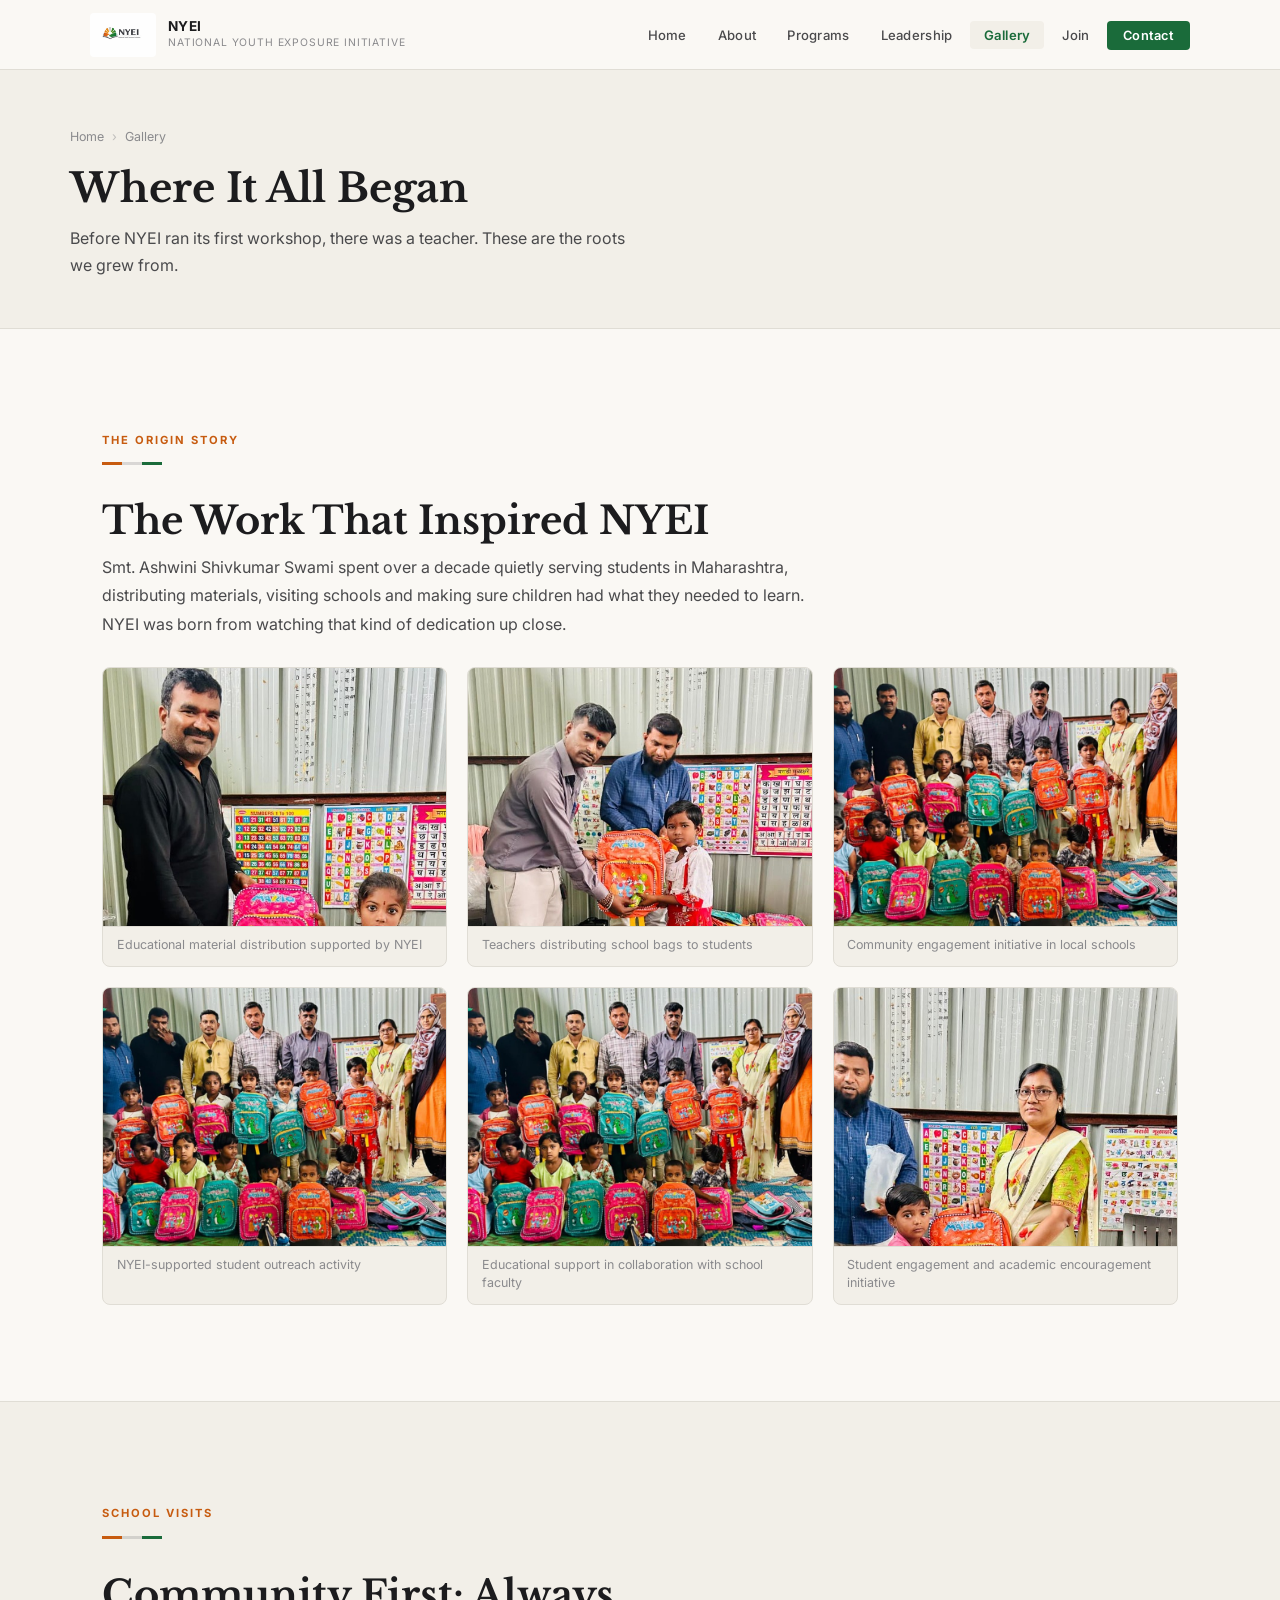
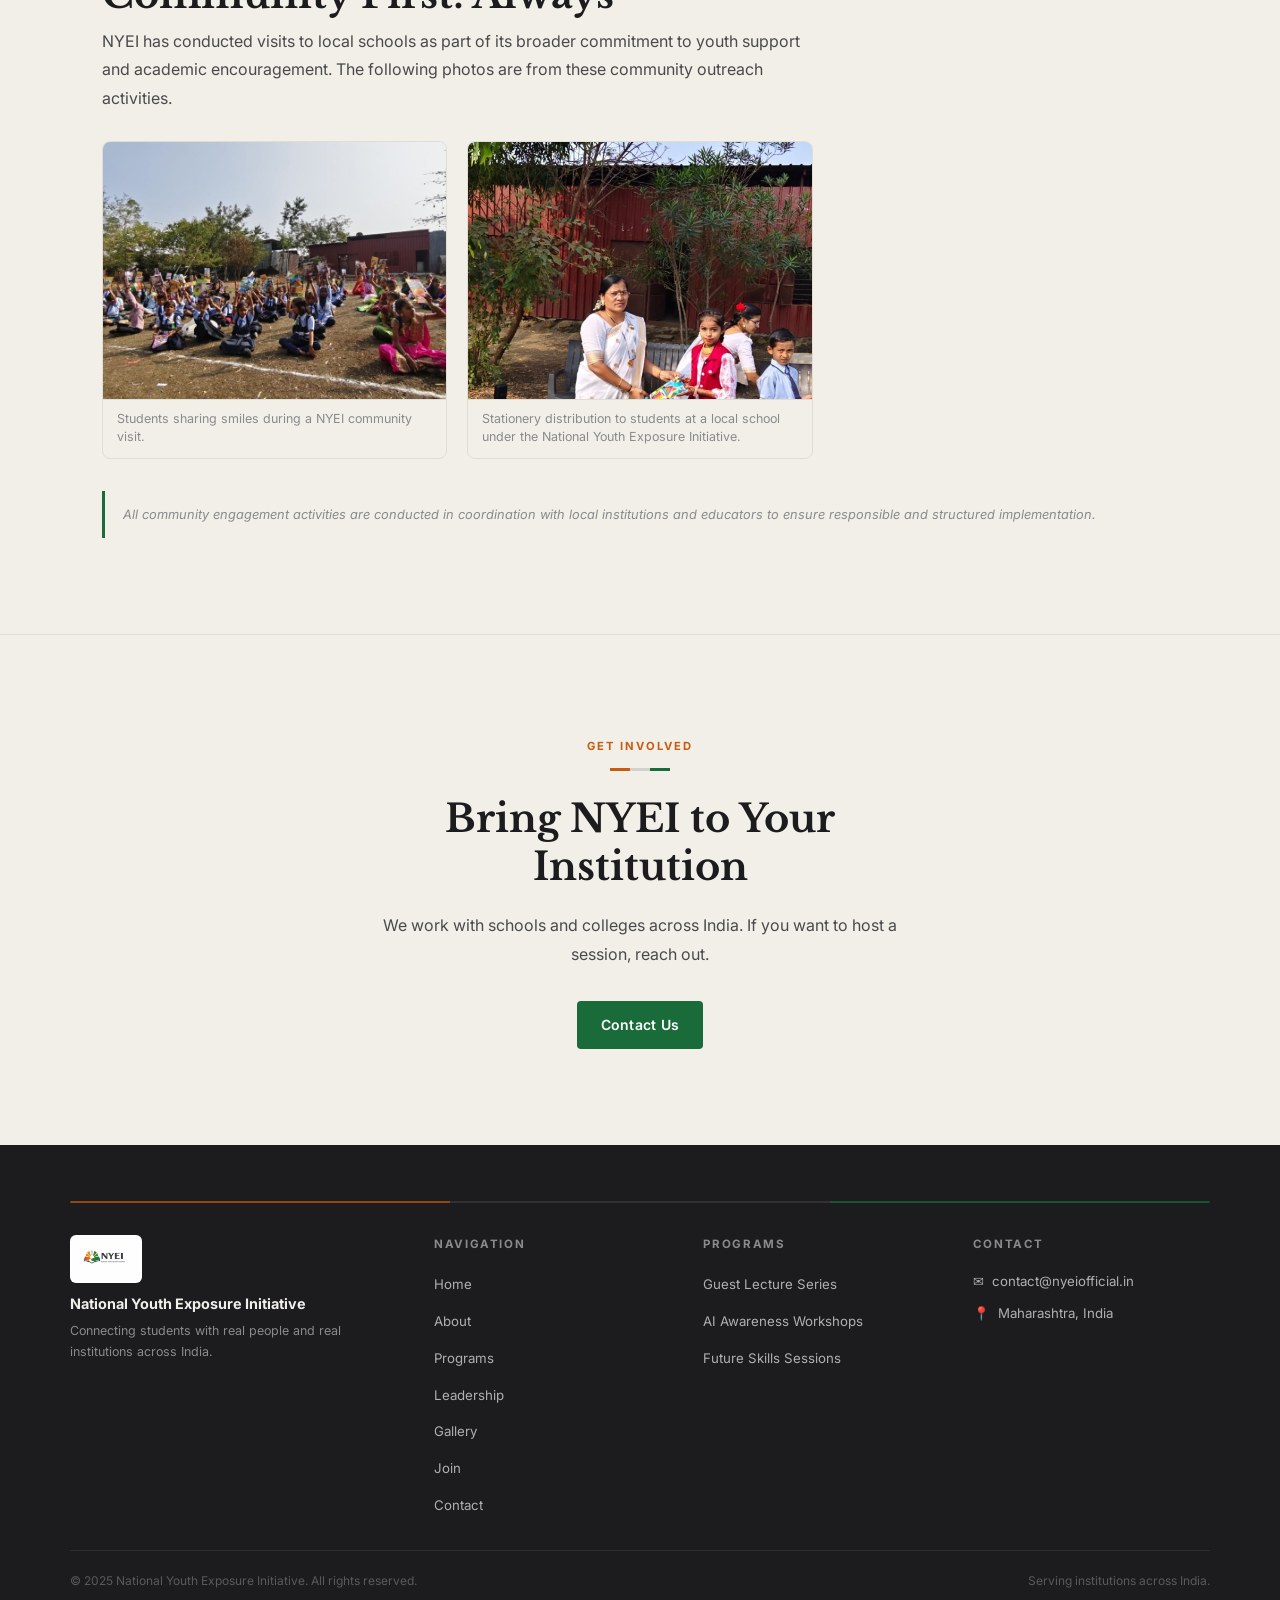
<file: documentation.html>
<!DOCTYPE html>
<html lang="en">

<head>
    <meta charset="UTF-8" />
    <meta name="viewport" content="width=device-width, initial-scale=1.0" />
    <title>Where It All Began: The Roots of NYEI | NYEI India</title>
    <meta name="description"
        content="Before NYEI ran its first workshop, there was a teacher. Explore the community work and dedication that inspired the National Youth Exposure Initiative." />
    <meta name="keywords" content="NYEI gallery, NYEI origin, Smt Ashwini Shivkumar Swami, community work Maharashtra, school outreach India" />
    <link rel="stylesheet" href="css/styles.css" />
    <link rel="icon" type="image/jpeg" href="assets/images/nyei-logo.jpg" />
    <link rel="apple-touch-icon" href="assets/images/nyei-logo.jpg" />
    <style>
        .gallery-grid {
            display: grid;
            grid-template-columns: repeat(3, 1fr);
            gap: 1.25rem;
            margin-top: 2rem;
        }

        .gallery-item {
            border-radius: 8px;
            overflow: hidden;
            background: var(--bg-secondary);
            border: 1px solid var(--border-subtle);
            aspect-ratio: 4/3;
            display: flex;
            align-items: center;
            justify-content: center;
            flex-direction: column;
            color: var(--text-muted);
            font-size: 0.82rem;
            text-align: center;
            padding: 1.5rem;
            gap: 0.75rem;
        }

        .gallery-item img {
            width: 100%;
            height: 100%;
            object-fit: cover;
            display: block;
        }

        .gallery-item-placeholder {
            font-size: 2.5rem;
            opacity: 0.3;
        }

        /* Photo grid for community engagement section */
        .photo-grid {
            display: grid;
            grid-template-columns: repeat(3, 1fr);
            gap: 1.25rem;
            margin-top: 1.75rem;
        }

        .photo-card {
            border-radius: 8px;
            overflow: hidden;
            background: var(--bg-secondary);
            border: 1px solid var(--border-subtle);
            display: flex;
            flex-direction: column;
        }

        .photo-card img {
            width: 100%;
            aspect-ratio: 4/3;
            object-fit: cover;
            display: block;
        }

        .photo-caption {
            padding: 0.6rem 0.85rem 0.75rem;
            font-size: 0.78rem;
            color: var(--text-muted);
            line-height: 1.45;
            border-top: 1px solid var(--border-subtle);
        }

        .engagement-note {
            margin-top: 2rem;
            padding: 0.85rem 1.1rem;
            border-left: 3px solid var(--accent-green);
            background: var(--bg-secondary);
            border-radius: 0 6px 6px 0;
            font-size: 0.8rem;
            color: var(--text-muted);
            font-style: italic;
            line-height: 1.55;
        }

        @media (max-width: 700px) {

            .gallery-grid,
            .photo-grid {
                grid-template-columns: 1fr 1fr;
            }
        }

        @media (max-width: 480px) {

            .gallery-grid,
            .photo-grid {
                grid-template-columns: 1fr;
            }
        }
    </style>
</head>

<body>

    <div id="preloader">
        <div class="preloader-inner">
            <div class="preloader-emblem"></div>
            <span class="preloader-text">NYEI</span>
        </div>
    </div>

    <nav class="nav">
        <div class="nav-inner">
            <a href="index.html" class="nav-brand">
                <img src="assets/images/nyei-logo.jpg" alt="NYEI Logo: National Youth Exposure Initiative India"
                    style="height:44px;width:auto;border-radius:4px;" />
                <div class="nav-brand-text">
                    <span class="nav-brand-name">NYEI</span>
                    <span class="nav-brand-sub">National Youth Exposure Initiative</span>
                </div>
            </a>
            <ul class="nav-links">
                <li><a href="index.html" class="nav-link">Home</a></li>
                <li><a href="about.html" class="nav-link">About</a></li>
                <li><a href="programs.html" class="nav-link">Programs</a></li>
                <li><a href="leadership.html" class="nav-link">Leadership</a></li>
                <li><a href="documentation.html" class="nav-link">Gallery</a></li>
                <li><a href="contact.html#join-nyei" class="nav-link">Join</a></li>
                <li><a href="contact.html" class="nav-link nav-cta">Contact</a></li>
            </ul>
            <button class="nav-mobile-toggle" aria-label="Toggle menu">
                <span></span><span></span><span></span>
            </button>
        </div>
    </nav>

    <div class="page-banner">
        <div class="page-banner-inner">
            <div class="breadcrumb">
                <a href="index.html">Home</a>
                <span class="breadcrumb-sep">›</span>
                <span>Gallery</span>
            </div>
            <h1 class="page-banner-title">Where It All Began</h1>
            <p class="page-banner-sub">Before NYEI ran its first workshop, there was a teacher. These are the roots we grew from.</p>
        </div>
    </div>

    <!-- Past Activity Photos -->
    <section class="section">
        <div class="container">
            <span class="section-eyebrow">The Origin Story</span>
            <div class="tricolor-bar"><span></span><span></span><span></span></div>
            <h2 class="section-title" style="margin-bottom:0.5rem;">The Work That Inspired NYEI</h2>
            <p class="section-body" style="margin-bottom:1.75rem;max-width:720px;">
                Smt. Ashwini Shivkumar Swami spent over a decade quietly serving students in Maharashtra, distributing materials, visiting schools and making sure children had what they needed to learn. NYEI was born from watching that kind of dedication up close.
            </p>
            <div class="photo-grid">
                <div class="photo-card" id="edu-photo-1">
                    <img src="assets/images/edu-dist-1.jpg" alt="NYEI community outreach: educational material distribution to students Maharashtra" loading="lazy" style="object-position: center 10%;" />
                    <p class="photo-caption">Educational material distribution supported by NYEI</p>
                </div>
                <div class="photo-card" id="edu-photo-2">
                    <img src="assets/images/edu-dist-2.jpg" alt="Teachers distributing school bags to students: NYEI community engagement Maharashtra" loading="lazy" style="object-position: center 25%;" />
                    <p class="photo-caption">Teachers distributing school bags to students</p>
                </div>
                <div class="photo-card" id="edu-photo-3">
                    <img src="assets/images/edu-dist-3.jpg" alt="NYEI educational support initiative: school community engagement Maharashtra India" loading="lazy" />
                    <p class="photo-caption">Community engagement initiative in local schools</p>
                </div>
                <div class="photo-card" id="edu-photo-4">
                    <img src="assets/images/edu-dist-4.jpg" alt="NYEI student outreach activity: academic encouragement Maharashtra" loading="lazy" />
                    <p class="photo-caption">NYEI-supported student outreach activity</p>
                </div>
                <div class="photo-card" id="edu-photo-5">
                    <img src="assets/images/edu-dist-5.jpg" alt="Educational support collaboration with school faculty: NYEI Maharashtra" loading="lazy" />
                    <p class="photo-caption">Educational support in collaboration with school faculty</p>
                </div>
                <div class="photo-card" id="edu-photo-6">
                    <img src="assets/images/edu-dist-6.jpg" alt="Student engagement and encouragement: NYEI community initiative India" loading="lazy" style="object-position: center 18%;" />
                    <p class="photo-caption">Student engagement and academic encouragement initiative</p>
                </div>
            </div>
        </div>
    </section>

    <!-- School Visit Photos -->
    <section class="section section-alt" style="border-top:1px solid var(--border-subtle);">
        <div class="container">
            <span class="section-eyebrow">School Visits</span>
            <div class="tricolor-bar"><span></span><span></span><span></span></div>
            <h2 class="section-title" style="margin-bottom:0.5rem;">Community First: Always</h2>
            <p class="section-body" style="margin-bottom:1.75rem;max-width:720px;">
                NYEI has conducted visits to local schools as part of its broader commitment to youth support and
                academic encouragement. The following photos are from these community outreach activities.
            </p>

            <div class="photo-grid">
                <!-- School Photo 1 -->
                <div class="photo-card" id="school-photo-1">
                    <img src="assets/images/nyei-school-1.jpg"
                        alt="Students during NYEI community visit: National Youth Exposure Initiative Maharashtra"
                        loading="lazy" style="object-position: center 30%;" />
                    <p class="photo-caption">Students sharing smiles during a NYEI community visit.</p>
                </div>
                <!-- School Photo 2 -->
                <div class="photo-card" id="school-photo-2">
                    <img src="assets/images/nyei-school-2.jpg"
                        alt="Stationery distribution to students: NYEI school outreach Maharashtra India"
                        loading="lazy" style="object-position: center 35%;" />
                    <p class="photo-caption">Stationery distribution to students at a local school under the National Youth Exposure Initiative.</p>
                </div>
            </div>

            <p class="engagement-note">
                All community engagement activities are conducted in coordination with local institutions and educators
                to ensure responsible and structured implementation.
            </p>
        </div>
    </section>

    <!-- CTA -->
    <section class="section section-alt" style="border-top:1px solid var(--border-subtle);">
        <div class="container" style="max-width:600px;text-align:center;">
            <span class="section-eyebrow">Get Involved</span>
            <div class="tricolor-bar" style="margin:0 auto 1.5rem;"><span></span><span></span><span></span></div>
            <h2 class="section-title">Bring NYEI to Your Institution</h2>
            <p class="section-body" style="margin:0 auto 2rem;">
                We work with schools and colleges across India. If you want to host a session, reach out.
            </p>
            <a href="contact.html" class="btn btn-primary">Contact Us</a>
        </div>
    </section>

    <!-- Footer -->
    <footer>
        <div class="footer-inner">
            <div class="footer-tricolor"><span></span><span></span><span></span></div>
            <div class="footer-top">
                <div>
                    <img src="assets/images/nyei-logo.jpg" alt="NYEI Logo: National Youth Exposure Initiative India" style="height:48px;width:auto;border-radius:6px;margin-bottom:0.75rem;display:block;" />
                    <div class="footer-brand-name">National Youth Exposure Initiative</div>
                    <p class="footer-brand-desc">Connecting students with real people and real institutions across
                        India.</p>

                </div>
                <div>
                    <div class="footer-col-title">Navigation</div>
                    <ul class="footer-links">
                        <li><a href="index.html" class="footer-link">Home</a></li>
                        <li><a href="about.html" class="footer-link">About</a></li>
                        <li><a href="programs.html" class="footer-link">Programs</a></li>
                        <li><a href="leadership.html" class="footer-link">Leadership</a></li>
                        <li><a href="documentation.html" class="footer-link">Gallery</a></li>
                        <li><a href="contact.html#join-nyei" class="footer-link">Join</a></li>
                        <li><a href="contact.html" class="footer-link">Contact</a></li>
                    </ul>
                </div>
                <div>
                    <div class="footer-col-title">Programs</div>
                    <ul class="footer-links">
                        <li><a href="programs.html#guest-lectures" class="footer-link">Guest Lecture Series</a></li>
                        <li><a href="programs.html#ai-awareness" class="footer-link">AI Awareness Workshops</a></li>
                        <li><a href="programs.html#future-skills" class="footer-link">Future Skills Sessions</a></li>
                    </ul>
                </div>
                <div>
                    <div class="footer-col-title">Contact</div>
                    <div class="footer-contact-item">
                        <span>✉</span>
                        <a href="mailto:contact@nyeiofficial.in" class="footer-link">contact@nyeiofficial.in</a>
                    </div>
                    <div class="footer-contact-item">
                        <span>📍</span>
                        <span>Maharashtra, India</span>
                    </div>
                </div>
            </div>
            <div class="footer-bottom">
                <div class="footer-bottom-left">
                    © 2025 National Youth Exposure Initiative. All rights reserved.
                </div>
                <div class="footer-bottom-right">Serving institutions across India.</div>
                </div>
            </div>
        </div>
    </footer>

    <script src="js/main.js"></script>
</body>

</html>
</file>
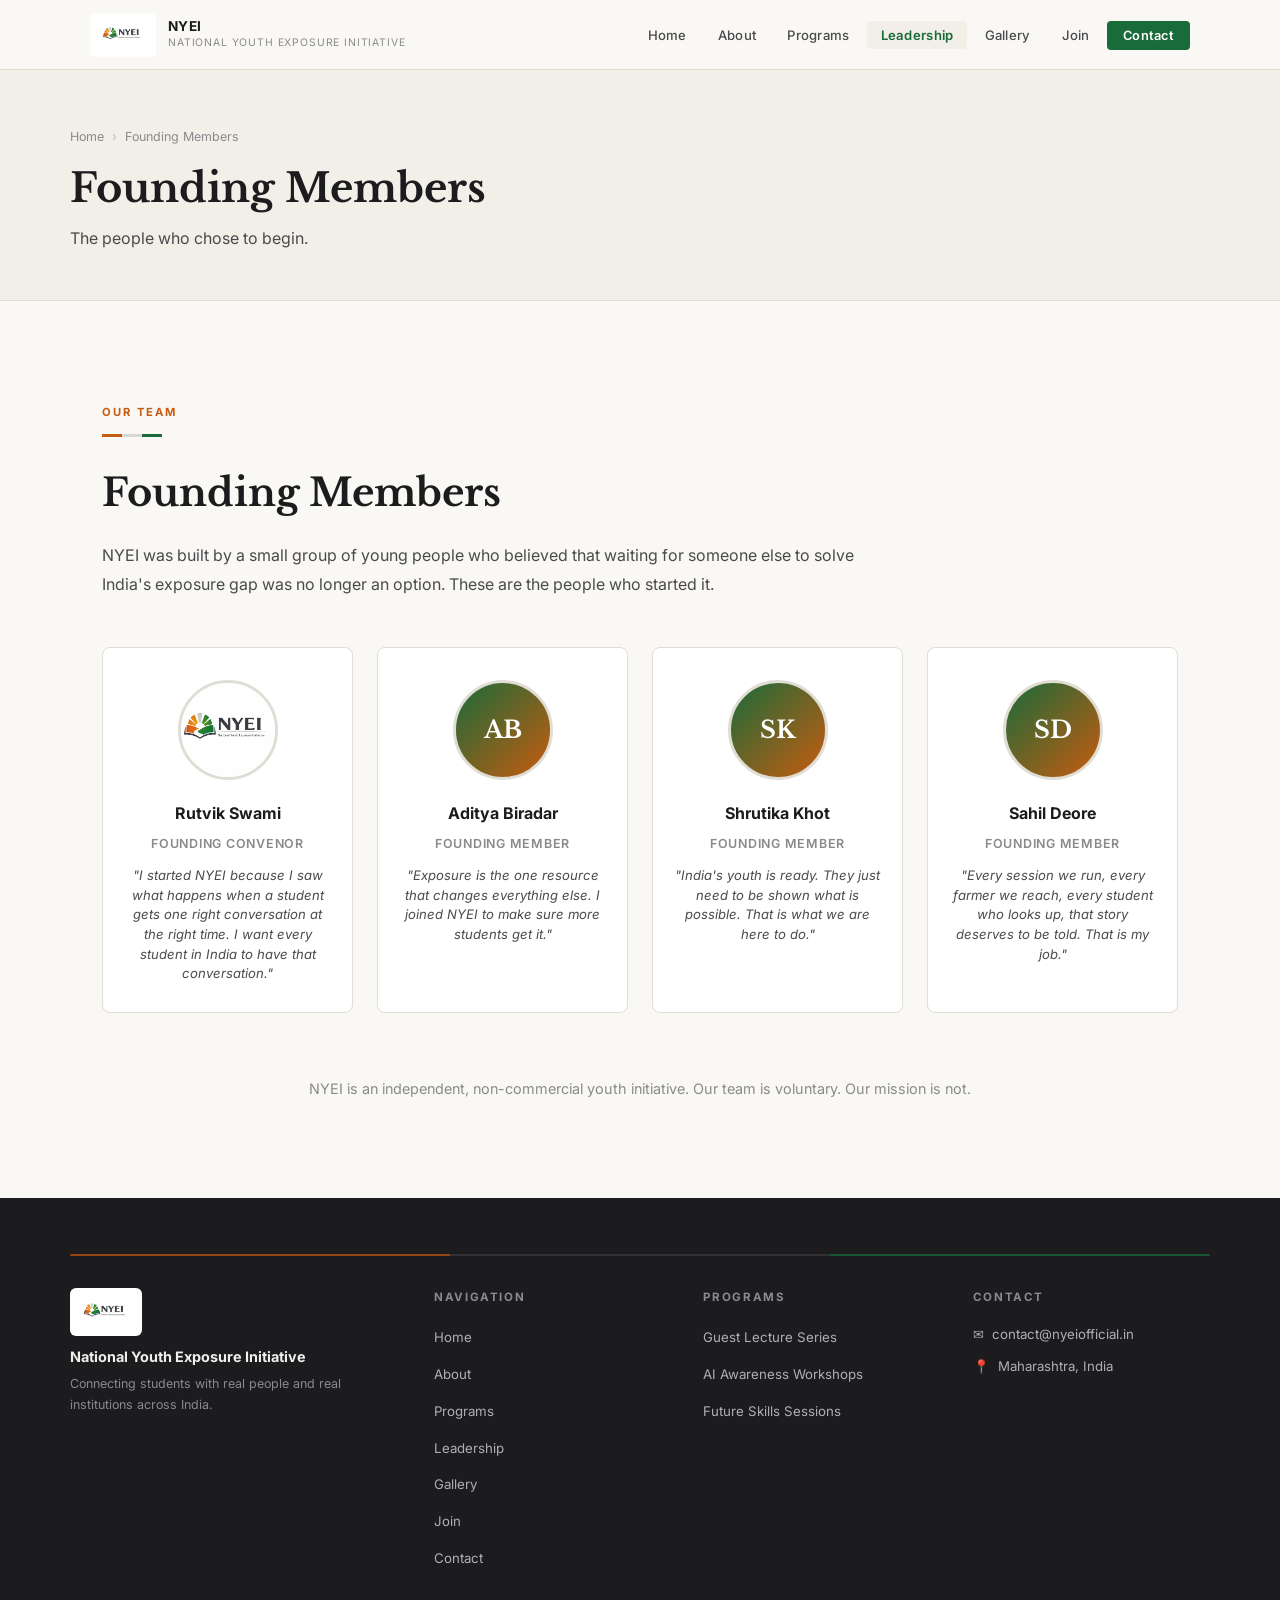
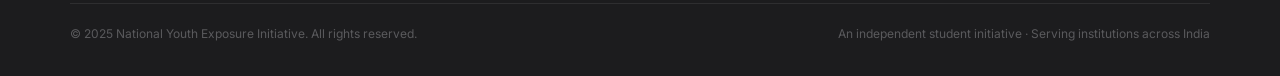
<file: leadership.html>
<!DOCTYPE html>
<html lang="en">

<head>
    <meta charset="UTF-8" />
    <meta name="viewport" content="width=device-width, initial-scale=1.0" />
    <title>Founding Team: Rutvik Swami, Aditya Biradar, Shrutika Khot, Sahil Deore | NYEI</title>
    <meta name="description"
        content="Meet the founding members of NYEI: Rutvik Swami, Aditya Biradar, Shrutika Khot and Sahil Deore, the people who chose to begin India's youth exposure movement." />
    <meta name="keywords" content="Rutvik Swami NYEI, Aditya Biradar NYEI, Shrutika Khot NYEI, Sahil Deore NYEI, NYEI founding team, youth leaders India" />
    <link rel="stylesheet" href="css/styles.css" />
    <link rel="icon" type="image/jpeg" href="assets/images/nyei-logo.jpg" />
    <link rel="apple-touch-icon" href="assets/images/nyei-logo.jpg" />
</head>

<body>

    <div id="preloader">
        <div class="preloader-inner">
            <div class="preloader-emblem"></div>
            <span class="preloader-text">NYEI</span>
        </div>
    </div>

    <nav class="nav">
        <div class="nav-inner">
            <a href="index.html" class="nav-brand">
                <img src="assets/images/nyei-logo.jpg" alt="NYEI Logo: National Youth Exposure Initiative India"
                    style="height:44px;width:auto;border-radius:4px;" />
                <div class="nav-brand-text">
                    <span class="nav-brand-name">NYEI</span>
                    <span class="nav-brand-sub">National Youth Exposure Initiative</span>
                </div>
            </a>
            <ul class="nav-links">
                <li><a href="index.html" class="nav-link">Home</a></li>
                <li><a href="about.html" class="nav-link">About</a></li>
                <li><a href="programs.html" class="nav-link">Programs</a></li>
                <li><a href="leadership.html" class="nav-link">Leadership</a></li>
                <li><a href="documentation.html" class="nav-link">Gallery</a></li>
                <li><a href="contact.html#join-nyei" class="nav-link">Join</a></li>
                <li><a href="contact.html" class="nav-link nav-cta">Contact</a></li>
            </ul>
            <button class="nav-mobile-toggle" aria-label="Toggle menu">
                <span></span><span></span><span></span>
            </button>
        </div>
    </nav>

    <div class="page-banner">
        <div class="page-banner-inner">
            <div class="breadcrumb">
                <a href="index.html">Home</a>
                <span class="breadcrumb-sep">›</span>
                <span>Founding Members</span>
            </div>
            <h1 class="page-banner-title">Founding Members</h1>
            <p class="page-banner-sub">The people who chose to begin.</p>
        </div>
    </div>

    <!-- Founding Members Grid -->
    <section class="section">
        <div class="container">
            <span class="section-eyebrow">Our Team</span>
            <div class="tricolor-bar"><span></span><span></span><span></span></div>
            <h2 class="section-title" style="margin-bottom:1.5rem;">Founding Members</h2>
            <p class="section-body" style="margin-bottom:3rem; max-width: 800px;">
                NYEI was built by a small group of young people who believed that waiting for someone else to solve India's exposure gap was no longer an option. These are the people who started it.
            </p>

            <div class="founders-grid">
                <!-- Swami Rutvik -->
                <div class="founder-card" data-member="rutvik" onclick="openProfile('rutvik')">
                    <div class="founder-card-photo">
                        <img src="assets/images/founder-rutvik.jpg" alt="Rutvik Swami: Founding Convenor, National Youth Exposure Initiative NYEI"
                            style="width:100%;height:100%;object-fit:cover;object-position:top;" />
                    </div>
                    <div class="founder-card-name">Rutvik Swami</div>
                    <div class="founder-card-role">Founding Convenor</div>
                    <p style="font-size: 0.82rem; color: var(--text-secondary); margin-top: 0.75rem; font-style: italic; line-height: 1.5;">
                        "I started NYEI because I saw what happens when a student gets one right conversation at the right time. I want every student in India to have that conversation."
                    </p>
                </div>

                <!-- Aditya Biradar -->
                <div class="founder-card" data-member="aditya" onclick="openProfile('aditya')">
                    <div class="founder-card-photo founder-card-placeholder">
                        <span>AB</span>
                    </div>
                    <div class="founder-card-name">Aditya Biradar</div>
                    <div class="founder-card-role">Founding Member</div>
                    <p style="font-size: 0.82rem; color: var(--text-secondary); margin-top: 0.75rem; font-style: italic; line-height: 1.5;">
                        "Exposure is the one resource that changes everything else. I joined NYEI to make sure more students get it."
                    </p>
                </div>

                <!-- Shrutika Khot -->
                <div class="founder-card" data-member="shrutika" onclick="openProfile('shrutika')">
                    <div class="founder-card-photo founder-card-placeholder">
                        <span>SK</span>
                    </div>
                    <div class="founder-card-name">Shrutika Khot</div>
                    <div class="founder-card-role">Founding Member</div>
                    <p style="font-size: 0.82rem; color: var(--text-secondary); margin-top: 0.75rem; font-style: italic; line-height: 1.5;">
                        "India's youth is ready. They just need to be shown what is possible. That is what we are here to do."
                    </p>
                </div>

                <!-- Sahil Deore -->
                <div class="founder-card" data-member="sahil" onclick="openProfile('sahil')">
                    <div class="founder-card-photo founder-card-placeholder">
                        <span>SD</span>
                    </div>
                    <div class="founder-card-name">Sahil Deore</div>
                    <div class="founder-card-role">Founding Member</div>
                    <p style="font-size: 0.82rem; color: var(--text-secondary); margin-top: 0.75rem; font-style: italic; line-height: 1.5;">
                        "Every session we run, every farmer we reach, every student who looks up, that story deserves to be told. That is my job."
                    </p>
                </div>
            </div>

            <div style="margin-top: 4rem; text-align: center;">
                <p style="font-size: 0.9rem; color: var(--text-muted);">
                    NYEI is an independent, non-commercial youth initiative. Our team is voluntary. Our mission is not.
                </p>
            </div>
        </div>
    </section>

    <!-- Profile Modal -->
    <div class="profile-modal-overlay" id="profileModal">
        <div class="profile-modal">
            <button class="profile-modal-close" onclick="closeProfile()" aria-label="Close profile">&times;</button>

            <div class="profile-modal-header">
                <div class="profile-modal-photo" id="modalPhoto"></div>
                <div>
                    <div class="profile-modal-name" id="modalName"></div>
                    <div class="profile-modal-role" id="modalRole"></div>
                </div>
            </div>

            <div class="profile-modal-body">
                <div class="profile-section">
                    <p id="modalIntro"></p>
                </div>
                <div class="profile-section">
                    <div class="profile-section-label">Personal View</div>
                    <p id="modalView"></p>
                </div>
                <div class="profile-section">
                    <div class="profile-section-label">Commitment</div>
                    <p id="modalCommitment"></p>
                </div>
            </div>

            <div class="profile-modal-signature">
                <div class="signature-space">
                    <span class="signature-placeholder">Signature</span>
                </div>
                <div class="signature-name" id="modalSigName"></div>
                <div class="signature-role" id="modalSigRole"></div>
            </div>
        </div>
    </div>

    <!-- Footer -->
    <footer>
        <div class="footer-inner">
            <div class="footer-tricolor"><span></span><span></span><span></span></div>
            <div class="footer-top">
                <div>
                    <img src="assets/images/nyei-logo.jpg" alt="NYEI Logo: National Youth Exposure Initiative India"
                        style="height:48px;width:auto;border-radius:6px;margin-bottom:0.75rem;display:block;" />
                    <div class="footer-brand-name">National Youth Exposure Initiative</div>
                    <p class="footer-brand-desc">Connecting students with real people and real institutions across
                        India.</p>
                </div>
                <div>
                    <div class="footer-col-title">Navigation</div>
                    <ul class="footer-links">
                        <li><a href="index.html" class="footer-link">Home</a></li>
                        <li><a href="about.html" class="footer-link">About</a></li>
                        <li><a href="programs.html" class="footer-link">Programs</a></li>
                        <li><a href="leadership.html" class="footer-link">Leadership</a></li>
                        <li><a href="documentation.html" class="footer-link">Gallery</a></li>
                        <li><a href="contact.html#join-nyei" class="footer-link">Join</a></li>
                        <li><a href="contact.html" class="footer-link">Contact</a></li>
                    </ul>
                </div>
                <div>
                    <div class="footer-col-title">Programs</div>
                    <ul class="footer-links">
                        <li><a href="programs.html#guest-lectures" class="footer-link">Guest Lecture Series</a></li>
                        <li><a href="programs.html#ai-awareness" class="footer-link">AI Awareness Workshops</a></li>
                        <li><a href="programs.html#future-skills" class="footer-link">Future Skills Sessions</a></li>
                    </ul>
                </div>
                <div>
                    <div class="footer-col-title">Contact</div>
                    <div class="footer-contact-item">
                        <span>✉</span>
                        <a href="mailto:contact@nyeiofficial.in" class="footer-link">contact@nyeiofficial.in</a>
                    </div>
                    <div class="footer-contact-item">
                        <span>📍</span>
                        <span>Maharashtra, India</span>
                    </div>
                </div>
            </div>
            <div class="footer-bottom">
                <div class="footer-bottom-left">© 2025 National Youth Exposure Initiative. All rights reserved.</div>
                <div class="footer-bottom-right">An independent student initiative · Serving institutions across India
                </div>
            </div>
        </div>
    </footer>

    <script src="js/main.js"></script>
    <script>
        // --- Founding Member Profile Data ---
        const memberData = {
            rutvik: {
                name: 'Rutvik Swami',
                role: 'Founding Convenor',
                photo: '<img src="assets/images/founder-rutvik.jpg" alt="Rutvik Swami: Founding Convenor, National Youth Exposure Initiative NYEI" style="width:100%;height:100%;object-fit:cover;object-position:top;" />',
                intro: 'NYEI started from a simple observation: exposure is not equally distributed. I believe small, consistent efforts can create meaningful change for students.',
                view: 'Instead of only discussing how we can contribute to the future of Bharat, I chose to begin contributing in my own way through NYEI.',
                commitment: 'To build NYEI with clarity, consistency, and long-term intent.'
            },
            aditya: {
                name: 'Aditya Biradar',
                role: 'Founding Member',
                photo: '<span>AB</span>',
                intro: 'I believe students should not wait for opportunities, they should take initiative and act. Small actions, when done consistently, can create real impact.',
                view: 'Through NYEI, we are contributing in our own way and standing with students as they grow and explore their potential.',
                commitment: 'To actively contribute in building meaningful student-led initiatives.'
            },
            shrutika: {
                name: 'Shrutika Khot',
                role: 'Founding Member',
                photo: '<span>SK</span>',
                intro: 'I believe discipline, responsibility, and service are values that shape strong individuals, often seen in fields like the armed forces.',
                view: 'Through NYEI, I want to contribute by supporting students and helping them gain the exposure they need to grow with confidence.',
                commitment: 'To help expand NYEI\'s reach and connect with more students.'
            },
            sahil: {
                name: 'Sahil Deore',
                role: 'Founding Member',
                photo: '<span>SD</span>',
                intro: 'I have always been interested in capturing moments and telling stories through visuals. Videography allows me to present real work in a meaningful way.',
                view: 'Through NYEI, I want to use my skills to document our journey and ensure that the impact we create reaches more people.',
                commitment: 'To present NYEI\'s work with clarity and authenticity.'
            }
        };

        function openProfile(key) {
            const m = memberData[key];
            if (!m) return;

            const modal = document.getElementById('profileModal');
            const photoEl = document.getElementById('modalPhoto');

            // Set photo
            if (key === 'rutvik') {
                photoEl.innerHTML = m.photo;
                photoEl.className = 'profile-modal-photo';
            } else {
                photoEl.innerHTML = m.photo;
                photoEl.className = 'profile-modal-photo profile-modal-photo-placeholder';
            }

            document.getElementById('modalName').textContent = m.name;
            document.getElementById('modalRole').textContent = m.role;
            document.getElementById('modalIntro').textContent = m.intro;
            document.getElementById('modalView').textContent = m.view;
            document.getElementById('modalCommitment').textContent = m.commitment;
            document.getElementById('modalSigName').textContent = m.name;
            document.getElementById('modalSigRole').textContent = m.role + ', NYEI';

            modal.classList.add('active');
            document.body.style.overflow = 'hidden';
        }

        function closeProfile() {
            const modal = document.getElementById('profileModal');
            modal.classList.remove('active');
            document.body.style.overflow = '';
        }

        // Close on overlay click
        document.getElementById('profileModal').addEventListener('click', function (e) {
            if (e.target === this) closeProfile();
        });

        // Close on Escape key
        document.addEventListener('keydown', function (e) {
            if (e.key === 'Escape') closeProfile();
        });
    </script>
</body>

</html>
</file>
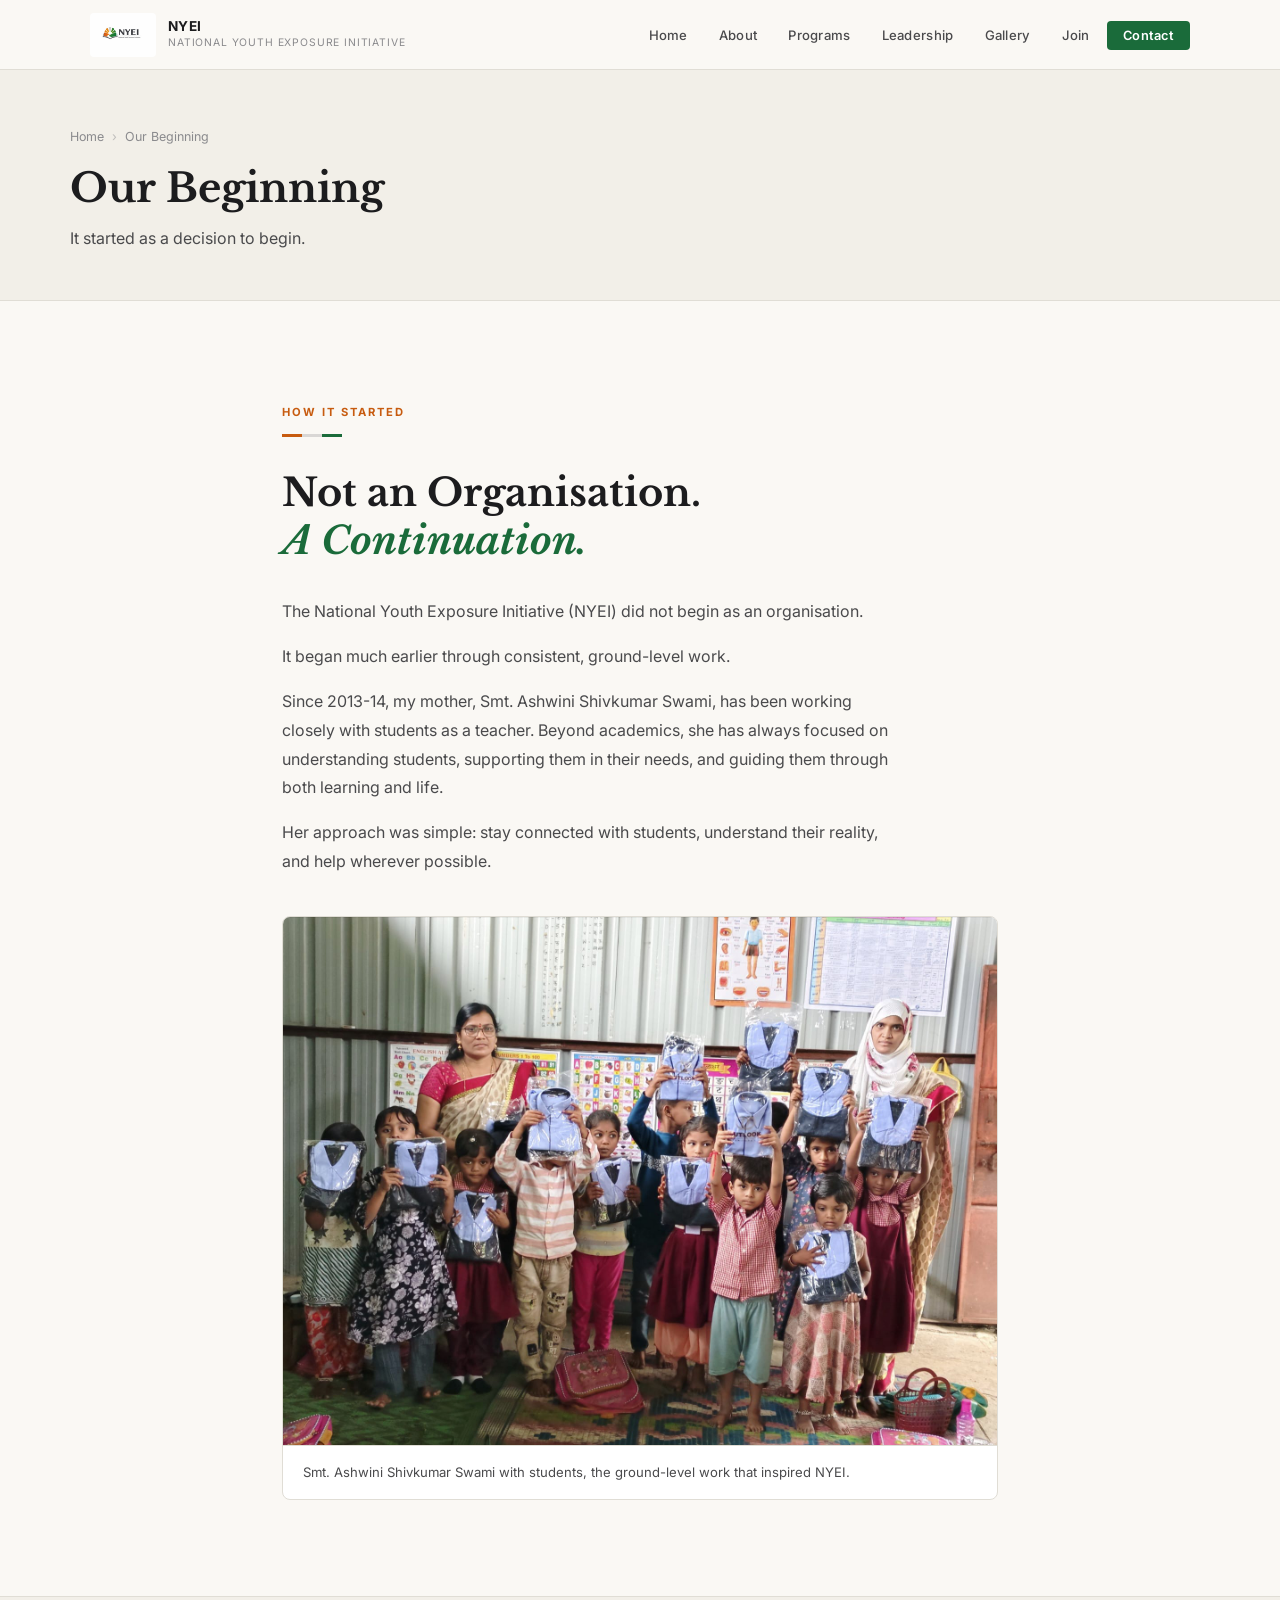
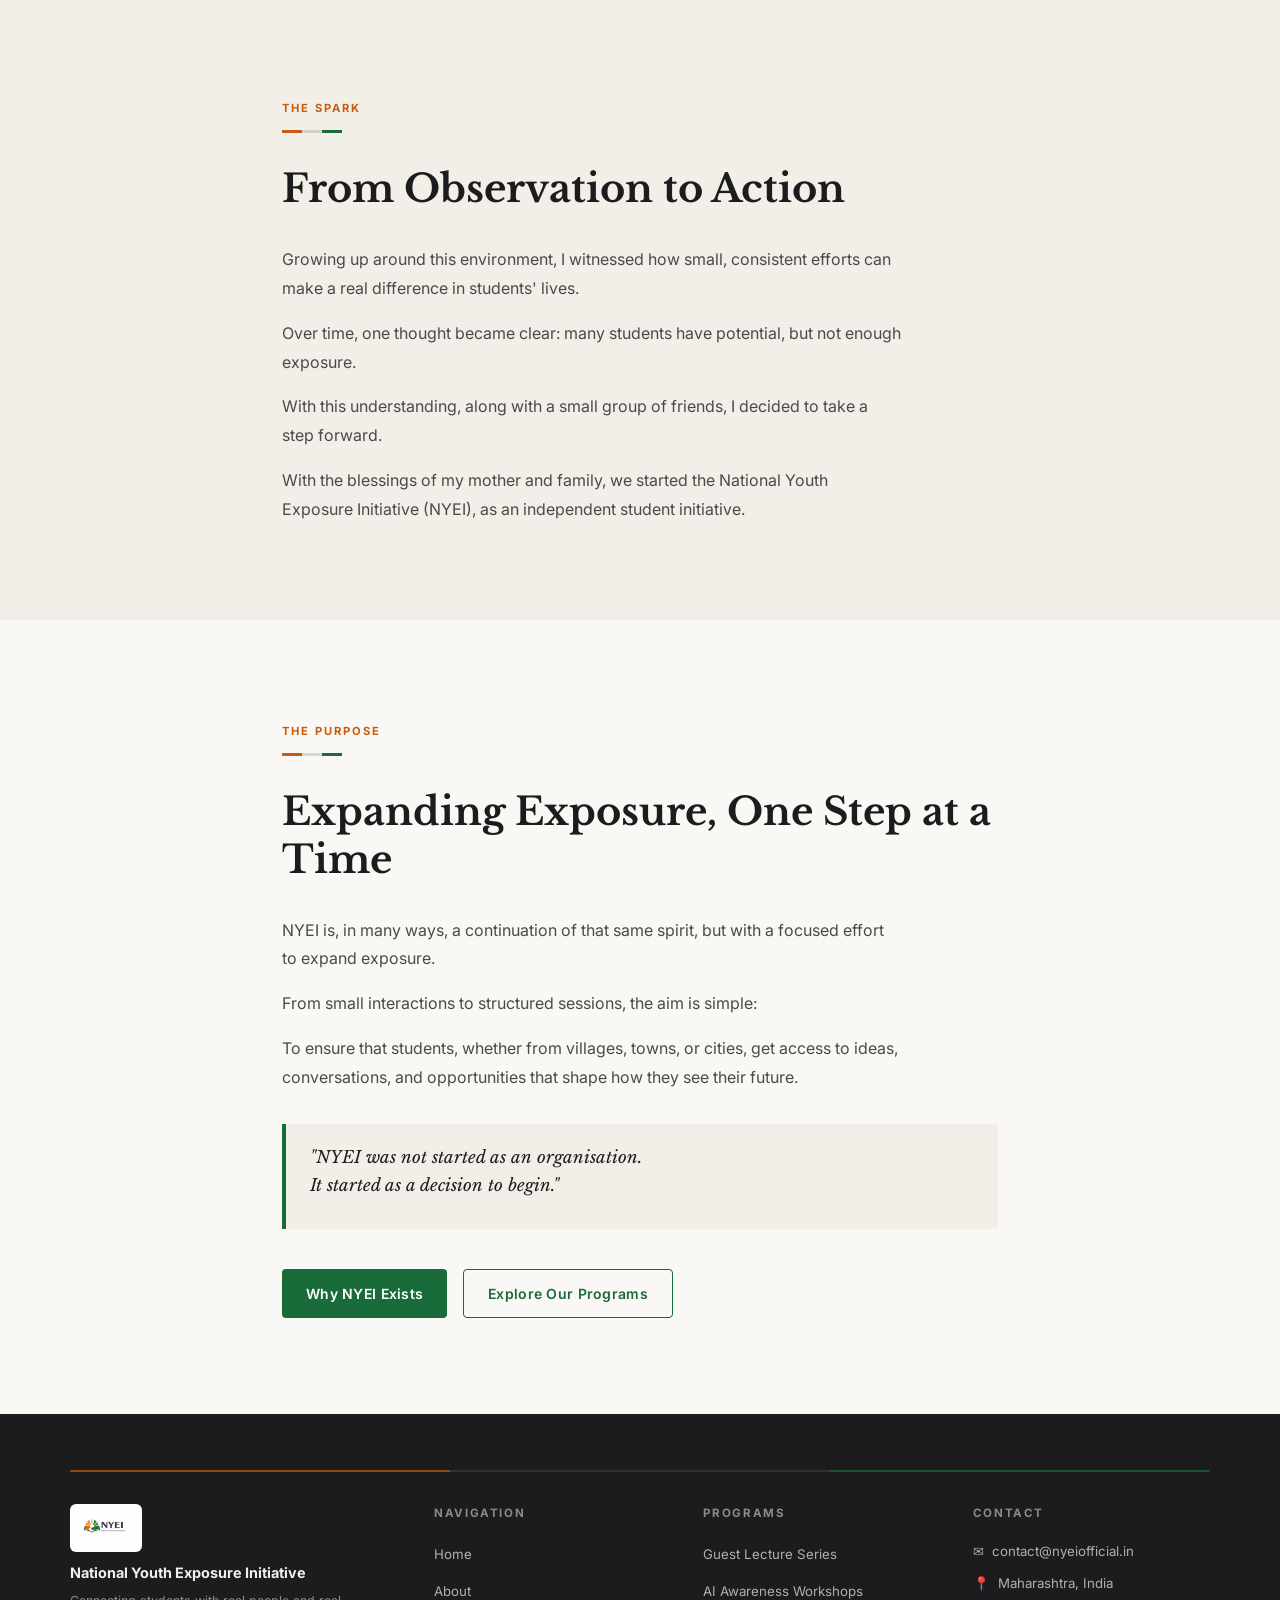
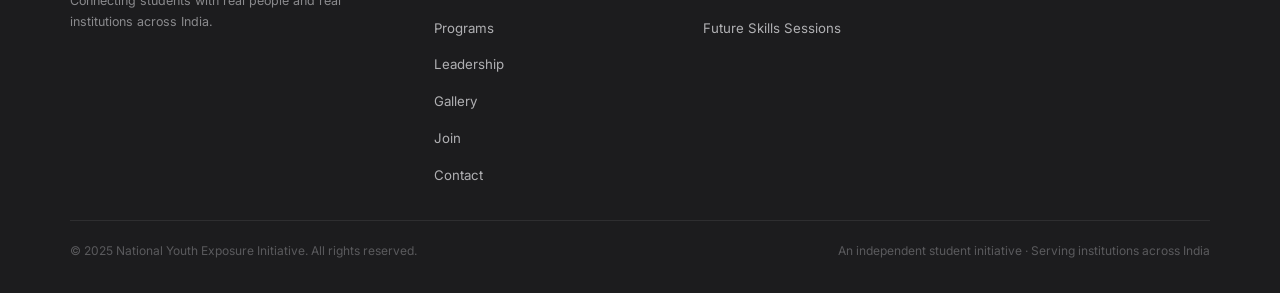
<file: our-beginning.html>
<!DOCTYPE html>
<html lang="en">

<head>
    <meta charset="UTF-8" />
    <meta name="viewport" content="width=device-width, initial-scale=1.0" />
    <title>Our Beginning: Inspired by Smt. Ashwini Shivkumar Swami | NYEI</title>
    <meta name="description"
        content="NYEI's story began with a teacher. Smt. Ashwini Shivkumar Swami's decades of service to students in Maharashtra became the foundation of everything NYEI stands for." />
    <meta name="keywords" content="Smt Ashwini Shivkumar Swami, NYEI origin story, NYEI beginning, teacher Maharashtra, community service Maharashtra" />
    <link rel="stylesheet" href="css/styles.css" />
    <link rel="icon" type="image/jpeg" href="assets/images/nyei-logo.jpg" />
    <link rel="apple-touch-icon" href="assets/images/nyei-logo.jpg" />
</head>

<body>

    <div id="preloader">
        <div class="preloader-inner">
            <div class="preloader-emblem"></div>
            <span class="preloader-text">NYEI</span>
        </div>
    </div>

    <nav class="nav">
        <div class="nav-inner">
            <a href="index.html" class="nav-brand">
                <img src="assets/images/nyei-logo.jpg" alt="NYEI Logo: National Youth Exposure Initiative India"
                    style="height:44px;width:auto;border-radius:4px;" />
                <div class="nav-brand-text">
                    <span class="nav-brand-name">NYEI</span>
                    <span class="nav-brand-sub">National Youth Exposure Initiative</span>
                </div>
            </a>
            <ul class="nav-links">
                <li><a href="index.html" class="nav-link">Home</a></li>
                <li><a href="about.html" class="nav-link">About</a></li>
                <li><a href="programs.html" class="nav-link">Programs</a></li>
                <li><a href="leadership.html" class="nav-link">Leadership</a></li>
                <li><a href="documentation.html" class="nav-link">Gallery</a></li>
                <li><a href="contact.html#join-nyei" class="nav-link">Join</a></li>
                <li><a href="contact.html" class="nav-link nav-cta">Contact</a></li>
            </ul>
            <button class="nav-mobile-toggle" aria-label="Toggle menu">
                <span></span><span></span><span></span>
            </button>
        </div>
    </nav>

    <div class="page-banner">
        <div class="page-banner-inner">
            <div class="breadcrumb">
                <a href="index.html">Home</a>
                <span class="breadcrumb-sep">›</span>
                <span>Our Beginning</span>
            </div>
            <h1 class="page-banner-title">Our Beginning</h1>
            <p class="page-banner-sub">It started as a decision to begin.</p>
        </div>
    </div>

    <!-- Section 1: The Origin -->
    <section class="section">
        <div class="container" style="max-width:780px;">
            <span class="section-eyebrow">How It Started</span>
            <div class="tricolor-bar"><span></span><span></span><span></span></div>
            <h2 class="section-title" style="margin-bottom:2rem;">Not an Organisation.<br><em>A Continuation.</em></h2>

            <div class="section-body">
                <p>
                    The National Youth Exposure Initiative (NYEI) did not begin as an organisation.
                </p>
                <p>
                    It began much earlier through consistent, ground-level work.
                </p>
                <p>
                    Since 2013-14, my mother, Smt. Ashwini Shivkumar Swami, has been working closely with students
                    as a teacher. Beyond academics, she has always focused on understanding students, supporting them
                    in their needs, and guiding them through both learning and life.
                </p>
                <p>
                    Her approach was simple: stay connected with students, understand their reality, and help
                    wherever possible.
                </p>
            </div>

            <div style="margin-top:2.5rem;">
                <div style="border:1px solid var(--border-subtle);border-radius:var(--radius-md);overflow:hidden;background:var(--bg-card);">
                    <img src="assets/images/nyei-mom.jpg"
                        alt="Smt. Ashwini Shivkumar Swami: Teacher and inspiration behind NYEI, Maharashtra"
                        style="width:100%;display:block;object-fit:cover;" />
                    <div style="padding:1rem 1.25rem;border-top:1px solid var(--border-subtle);">
                        <p style="font-size:0.82rem;color:var(--text-secondary);line-height:1.6;margin:0;">
                            Smt. Ashwini Shivkumar Swami with students, the ground-level work that inspired NYEI.
                        </p>
                    </div>
                </div>
            </div>
        </div>
    </section>

    <!-- Section 2: The Spark -->
    <section class="section section-alt" style="border-top:1px solid var(--border-subtle);">
        <div class="container" style="max-width:780px;">
            <span class="section-eyebrow">The Spark</span>
            <div class="tricolor-bar"><span></span><span></span><span></span></div>
            <h2 class="section-title" style="margin-bottom:2rem;">From Observation to Action</h2>

            <div class="section-body">
                <p>
                    Growing up around this environment, I witnessed how small, consistent efforts can make a real
                    difference in students' lives.
                </p>
                <p>
                    Over time, one thought became clear: many students have potential, but not enough exposure.
                </p>
                <p>
                    With this understanding, along with a small group of friends, I decided to take a step forward.
                </p>
                <p>
                    With the blessings of my mother and family, we started the National Youth Exposure Initiative
                    (NYEI), as an independent student initiative.
                </p>
            </div>
        </div>
    </section>

    <!-- Section 3: The Purpose -->
    <section class="section">
        <div class="container" style="max-width:780px;">
            <span class="section-eyebrow">The Purpose</span>
            <div class="tricolor-bar"><span></span><span></span><span></span></div>
            <h2 class="section-title" style="margin-bottom:2rem;">Expanding Exposure, One Step at a Time</h2>

            <div class="section-body">
                <p>
                    NYEI is, in many ways, a continuation of that same spirit, but with a focused effort to expand
                    exposure.
                </p>
                <p>
                    From small interactions to structured sessions, the aim is simple:
                </p>
                <p>
                    To ensure that students, whether from villages, towns, or cities, get access to ideas,
                    conversations, and opportunities that shape how they see their future.
                </p>
            </div>

            <div class="pull-quote" style="margin-top:2rem;">
                <p>"NYEI was not started as an organisation.<br>It started as a decision to begin."</p>
            </div>

            <div style="margin-top:2.5rem;display:flex;gap:1rem;flex-wrap:wrap;">
                <a href="why-nyei-exists.html" class="btn btn-primary">Why NYEI Exists</a>
                <a href="programs.html" class="btn btn-outline">Explore Our Programs</a>
            </div>
        </div>
    </section>

    <!-- Footer -->
    <footer>
        <div class="footer-inner">
            <div class="footer-tricolor"><span></span><span></span><span></span></div>
            <div class="footer-top">
                <div>
                    <img src="assets/images/nyei-logo.jpg" alt="NYEI Logo: National Youth Exposure Initiative India" style="height:48px;width:auto;border-radius:6px;margin-bottom:0.75rem;display:block;" />
                    <div class="footer-brand-name">National Youth Exposure Initiative</div>
                    <p class="footer-brand-desc">Connecting students with real people and real institutions across India.</p>
                </div>
                <div>
                    <div class="footer-col-title">Navigation</div>
                    <ul class="footer-links">
                        <li><a href="index.html" class="footer-link">Home</a></li>
                        <li><a href="about.html" class="footer-link">About</a></li>
                        <li><a href="programs.html" class="footer-link">Programs</a></li>
                        <li><a href="leadership.html" class="footer-link">Leadership</a></li>
                        <li><a href="documentation.html" class="footer-link">Gallery</a></li>
                        <li><a href="contact.html#join-nyei" class="footer-link">Join</a></li>
                        <li><a href="contact.html" class="footer-link">Contact</a></li>
                    </ul>
                </div>
                <div>
                    <div class="footer-col-title">Programs</div>
                    <ul class="footer-links">
                        <li><a href="programs.html#guest-lectures" class="footer-link">Guest Lecture Series</a></li>
                        <li><a href="programs.html#ai-awareness" class="footer-link">AI Awareness Workshops</a></li>
                        <li><a href="programs.html#future-skills" class="footer-link">Future Skills Sessions</a></li>
                    </ul>
                </div>
                <div>
                    <div class="footer-col-title">Contact</div>
                    <div class="footer-contact-item">
                        <span>✉</span>
                        <a href="mailto:contact@nyeiofficial.in" class="footer-link">contact@nyeiofficial.in</a>
                    </div>
                    <div class="footer-contact-item">
                        <span>📍</span>
                        <span>Maharashtra, India</span>
                    </div>
                </div>
            </div>
            <div class="footer-bottom">
                <div class="footer-bottom-left">© 2025 National Youth Exposure Initiative. All rights reserved.</div>
                <div class="footer-bottom-right">An independent student initiative · Serving institutions across India</div>
            </div>
        </div>
    </footer>

    <script src="js/main.js"></script>
</body>

</html>
</file>
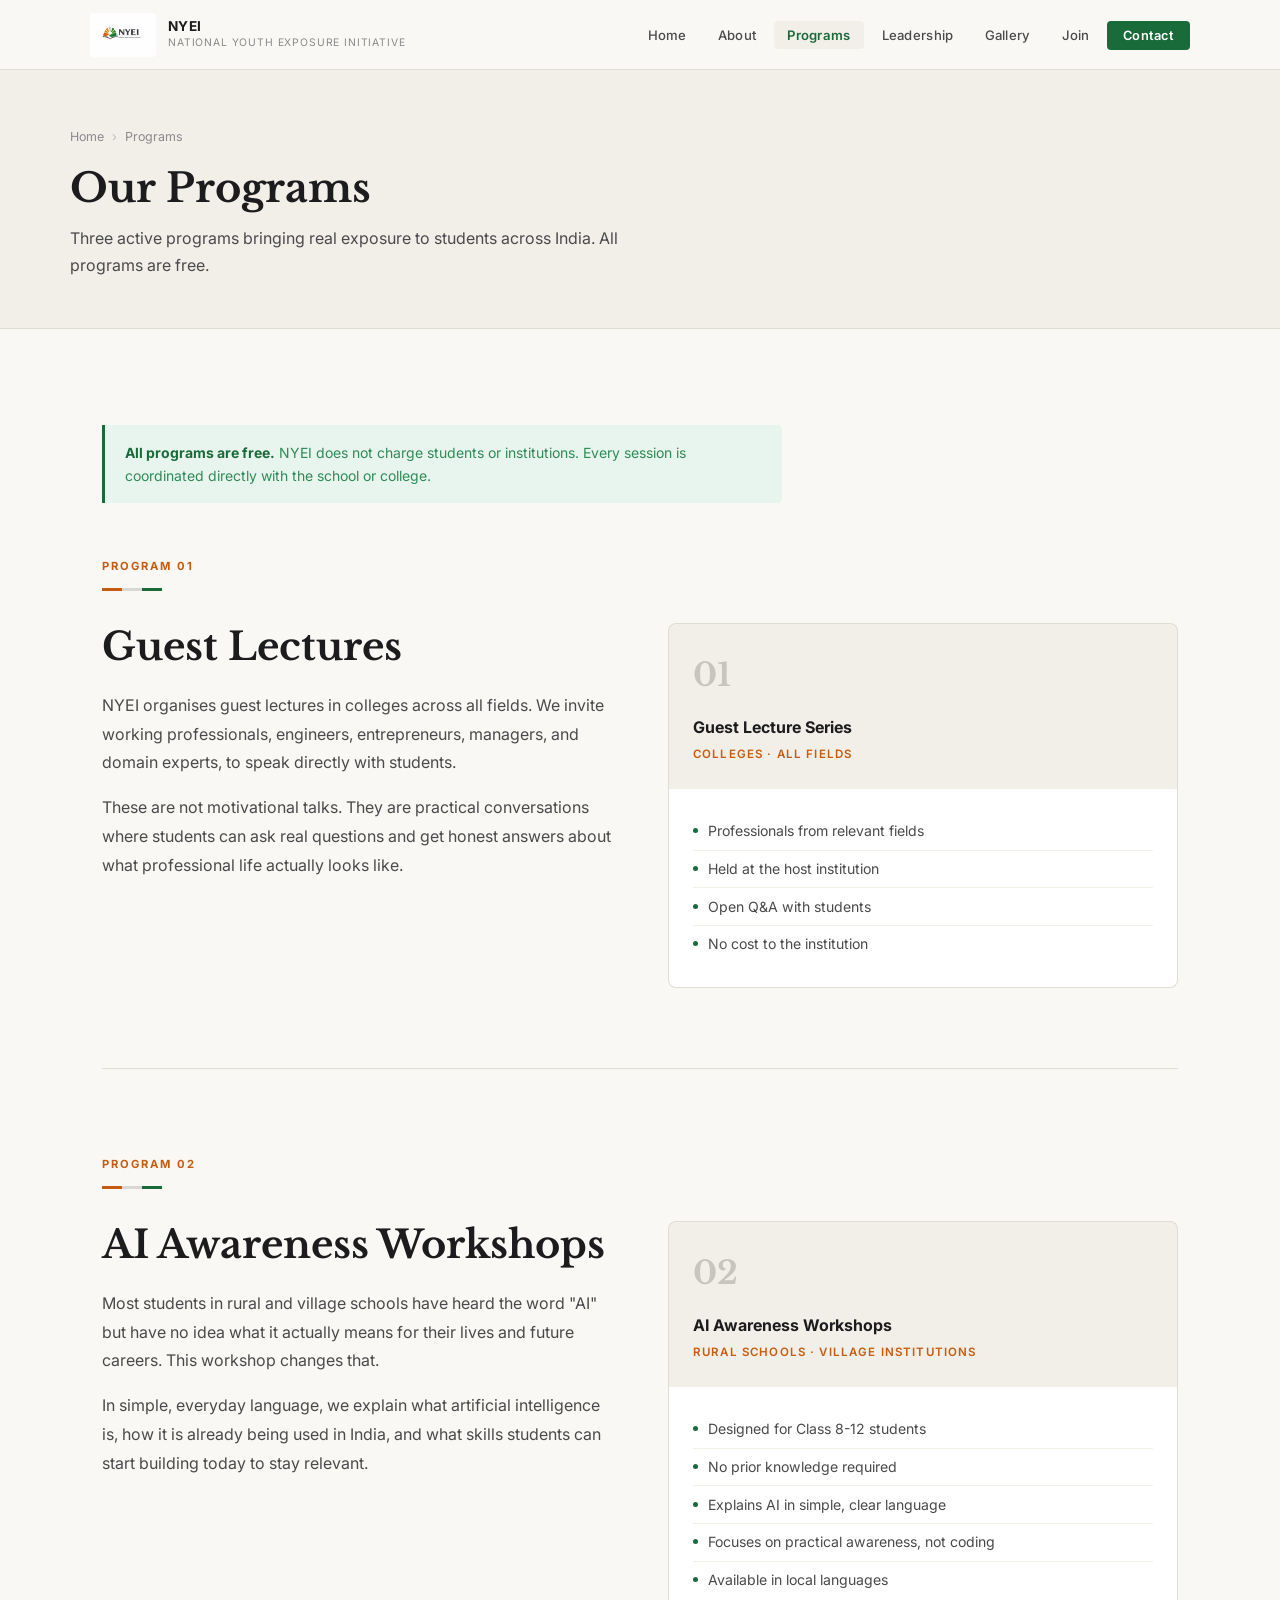
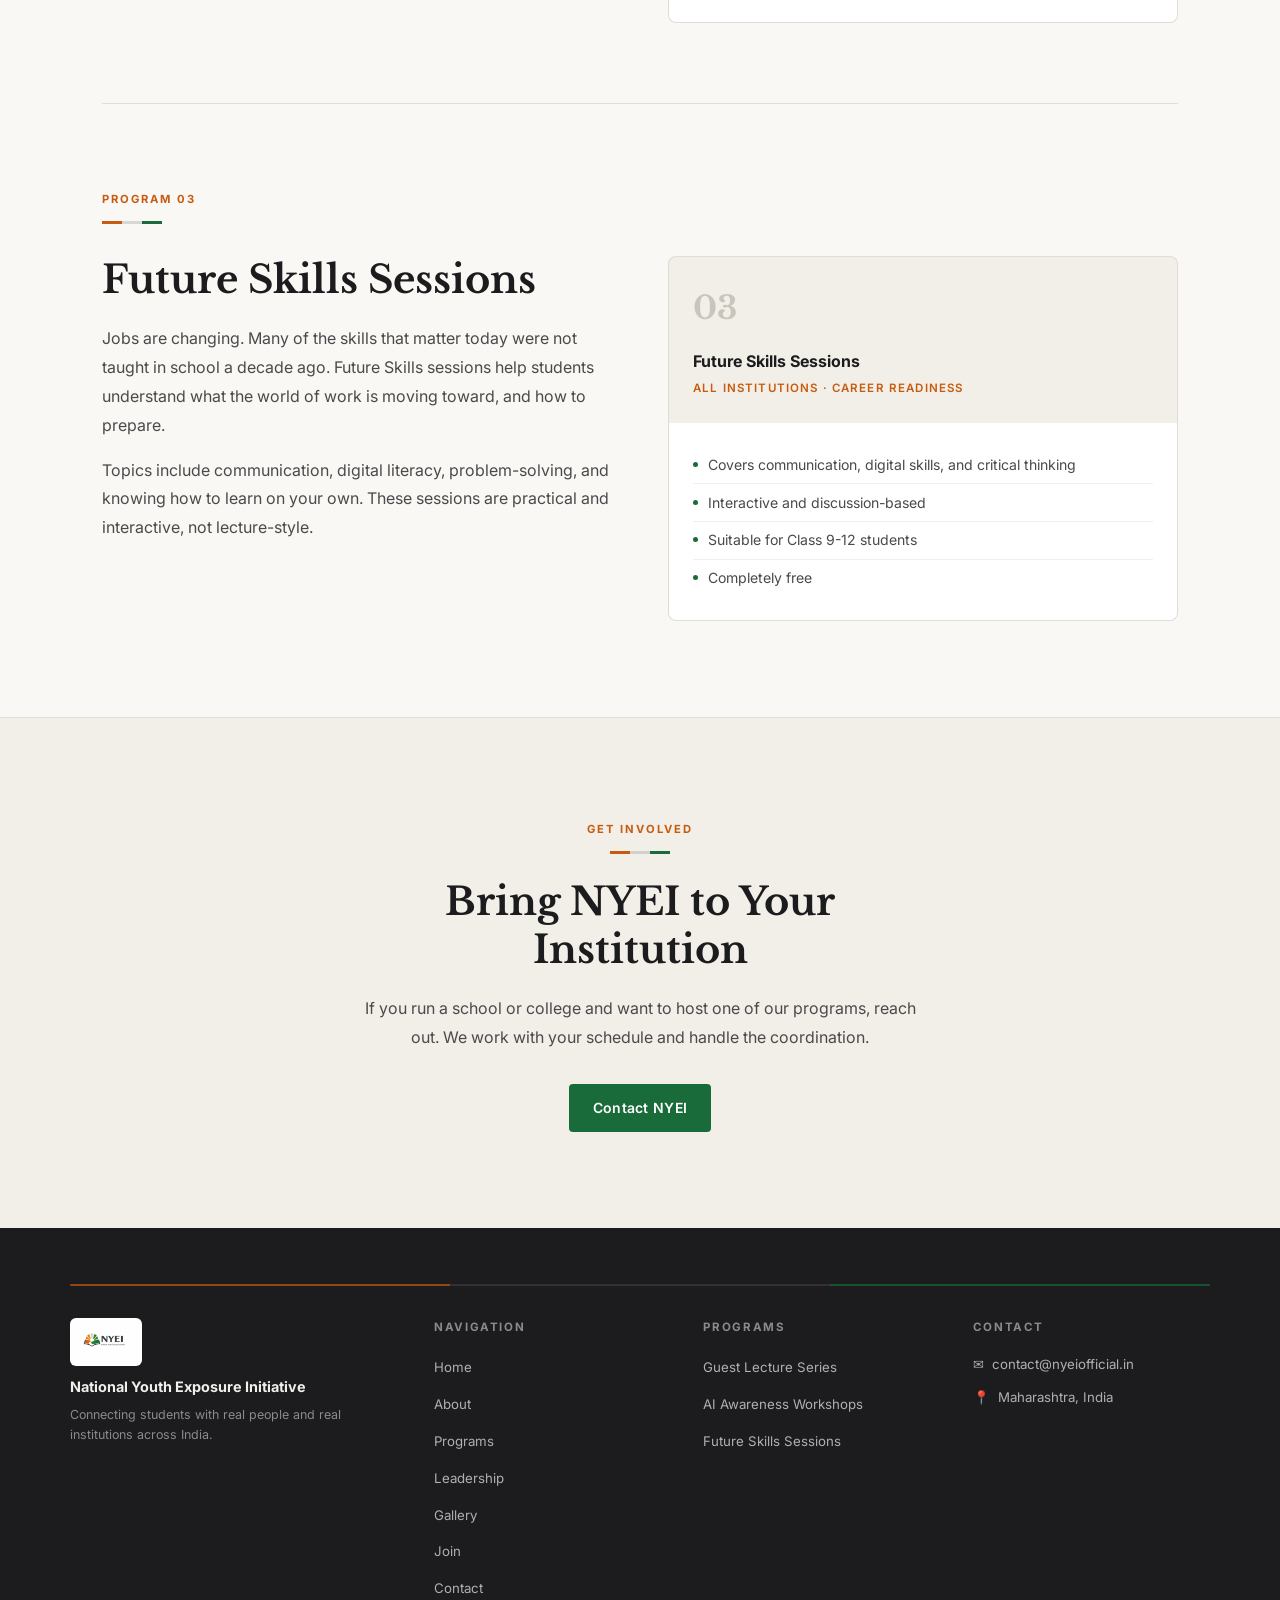
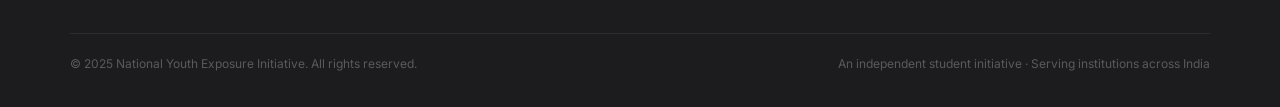
<file: programs.html>
<!DOCTYPE html>
<html lang="en">

<head>
    <meta charset="UTF-8" />
    <meta name="viewport" content="width=device-width, initial-scale=1.0" />
    <title>Our Programs: AI Workshops, Guest Lectures & More | NYEI India</title>
    <meta name="description"
        content="NYEI runs free AI awareness workshops for rural students and farmers, guest lecture series and future skills sessions across schools and colleges in India." />
    <meta name="keywords" content="free AI workshops India, guest lectures schools India, AI for farmers India, youth programs Maharashtra, NYEI programs" />
    <link rel="stylesheet" href="css/styles.css" />
    <link rel="icon" type="image/jpeg" href="assets/images/nyei-logo.jpg" />
    <link rel="apple-touch-icon" href="assets/images/nyei-logo.jpg" />
</head>

<body>

    <div id="preloader">
        <div class="preloader-inner">
            <div class="preloader-emblem"></div>
            <span class="preloader-text">NYEI</span>
        </div>
    </div>

    <nav class="nav">
        <div class="nav-inner">
            <a href="index.html" class="nav-brand">
                <img src="assets/images/nyei-logo.jpg" alt="NYEI Logo: National Youth Exposure Initiative India"
                    style="height:44px;width:auto;border-radius:4px;" />
                <div class="nav-brand-text">
                    <span class="nav-brand-name">NYEI</span>
                    <span class="nav-brand-sub">National Youth Exposure Initiative</span>
                </div>
            </a>
            <ul class="nav-links">
                <li><a href="index.html" class="nav-link">Home</a></li>
                <li><a href="about.html" class="nav-link">About</a></li>
                <li><a href="programs.html" class="nav-link">Programs</a></li>
                <li><a href="leadership.html" class="nav-link">Leadership</a></li>
                <li><a href="documentation.html" class="nav-link">Gallery</a></li>
                <li><a href="contact.html#join-nyei" class="nav-link">Join</a></li>
                <li><a href="contact.html" class="nav-link nav-cta">Contact</a></li>
            </ul>
            <button class="nav-mobile-toggle" aria-label="Toggle menu">
                <span></span><span></span><span></span>
            </button>
        </div>
    </nav>

    <div class="page-banner">
        <div class="page-banner-inner">
            <div class="breadcrumb">
                <a href="index.html">Home</a>
                <span class="breadcrumb-sep">›</span>
                <span>Programs</span>
            </div>
            <h1 class="page-banner-title">Our Programs</h1>
            <p class="page-banner-sub">Three active programs bringing real exposure to students across India. All
                programs are free.</p>
        </div>
    </div>

    <!-- Programs -->
    <section class="section">
        <div class="container">
            <div class="info-box" style="max-width:680px;margin-bottom:3rem;">
                <strong>All programs are free.</strong> NYEI does not charge students or institutions. Every session is
                coordinated directly with the school or college.
            </div>

            <!-- Program 1 -->
            <div id="guest-lectures" style="scroll-margin-top:80px;margin-bottom:5rem;">
                <span class="section-eyebrow">Program 01</span>
                <div class="tricolor-bar"><span></span><span></span><span></span></div>
                <div style="display:grid;grid-template-columns:1fr 1fr;gap:3.5rem;align-items:start;">
                    <div>
                        <h2 class="section-title">Guest Lectures</h2>
                        <div class="section-body">
                            <p>
                                NYEI organises guest lectures in colleges across all fields. We invite
                                working professionals, engineers, entrepreneurs, managers, and domain experts, to
                                speak directly with students.
                            </p>
                            <p>
                                These are not motivational talks. They are practical conversations where students can
                                ask real questions and get honest answers about what professional life actually looks
                                like.
                            </p>
                        </div>

                    </div>
                    <div>
                        <div class="program-card">
                            <div class="program-card-header">
                                <div class="program-card-num">01</div>
                                <div class="program-card-title">Guest Lecture Series</div>
                                <div class="program-card-cat">Colleges · All Fields</div>
                            </div>
                            <div class="program-card-body">
                                <div class="program-feature">
                                    <div class="program-feature-dot"></div>
                                    <span>Professionals from relevant fields</span>
                                </div>
                                <div class="program-feature">
                                    <div class="program-feature-dot"></div>
                                    <span>Held at the host institution</span>
                                </div>
                                <div class="program-feature">
                                    <div class="program-feature-dot"></div>
                                    <span>Open Q&A with students</span>
                                </div>
                                <div class="program-feature">
                                    <div class="program-feature-dot"></div>
                                    <span>No cost to the institution</span>
                                </div>
                            </div>
                        </div>
                    </div>
                </div>
            </div>

            <!-- Divider -->
            <hr style="border:none;border-top:1px solid var(--border-subtle);margin-bottom:5rem;" />

            <!-- Program 2 -->
            <div id="ai-awareness" style="scroll-margin-top:80px;margin-bottom:5rem;">
                <span class="section-eyebrow">Program 02</span>
                <div class="tricolor-bar"><span></span><span></span><span></span></div>
                <div style="display:grid;grid-template-columns:1fr 1fr;gap:3.5rem;align-items:start;">
                    <div>
                        <h2 class="section-title">AI Awareness Workshops</h2>
                        <div class="section-body">
                            <p>
                                Most students in rural and village schools have heard the word "AI" but have no idea
                                what it actually means for their lives and future careers. This workshop changes that.
                            </p>
                            <p>
                                In simple, everyday language, we explain what artificial intelligence is, how it is
                                already being used in India, and what skills students can start building today to stay
                                relevant.
                            </p>
                        </div>

                    </div>
                    <div>
                        <div class="program-card">
                            <div class="program-card-header">
                                <div class="program-card-num">02</div>
                                <div class="program-card-title">AI Awareness Workshops</div>
                                <div class="program-card-cat">Rural Schools · Village Institutions</div>
                            </div>
                            <div class="program-card-body">
                                <div class="program-feature">
                                    <div class="program-feature-dot"></div>
                                    <span>Designed for Class 8-12 students</span>
                                </div>
                                <div class="program-feature">
                                    <div class="program-feature-dot"></div>
                                    <span>No prior knowledge required</span>
                                </div>
                                <div class="program-feature">
                                    <div class="program-feature-dot"></div>
                                    <span>Explains AI in simple, clear language</span>
                                </div>
                                <div class="program-feature">
                                    <div class="program-feature-dot"></div>
                                    <span>Focuses on practical awareness, not coding</span>
                                </div>
                                <div class="program-feature">
                                    <div class="program-feature-dot"></div>
                                    <span>Available in local languages</span>
                                </div>
                            </div>
                        </div>
                    </div>
                </div>
            </div>

            <!-- Divider -->
            <hr style="border:none;border-top:1px solid var(--border-subtle);margin-bottom:5rem;" />

            <!-- Program 3 -->
            <div id="future-skills" style="scroll-margin-top:80px;">
                <span class="section-eyebrow">Program 03</span>
                <div class="tricolor-bar"><span></span><span></span><span></span></div>
                <div style="display:grid;grid-template-columns:1fr 1fr;gap:3.5rem;align-items:start;">
                    <div>
                        <h2 class="section-title">Future Skills Sessions</h2>
                        <div class="section-body">
                            <p>
                                Jobs are changing. Many of the skills that matter today were not taught in school a
                                decade ago. Future Skills sessions help students understand what the world of work is
                                moving toward, and how to prepare.
                            </p>
                            <p>
                                Topics include communication, digital literacy, problem-solving, and knowing how to
                                learn on your own. These sessions are practical and interactive, not lecture-style.
                            </p>
                        </div>

                    </div>
                    <div>
                        <div class="program-card">
                            <div class="program-card-header">
                                <div class="program-card-num">03</div>
                                <div class="program-card-title">Future Skills Sessions</div>
                                <div class="program-card-cat">All Institutions · Career Readiness</div>
                            </div>
                            <div class="program-card-body">
                                <div class="program-feature">
                                    <div class="program-feature-dot"></div>
                                    <span>Covers communication, digital skills, and critical thinking</span>
                                </div>
                                <div class="program-feature">
                                    <div class="program-feature-dot"></div>
                                    <span>Interactive and discussion-based</span>
                                </div>
                                <div class="program-feature">
                                    <div class="program-feature-dot"></div>
                                    <span>Suitable for Class 9-12 students</span>
                                </div>
                                <div class="program-feature">
                                    <div class="program-feature-dot"></div>
                                    <span>Completely free</span>
                                </div>
                            </div>
                        </div>
                    </div>
                </div>
            </div>
        </div>
    </section>

    <!-- CTA -->
    <section class="section section-alt" style="border-top:1px solid var(--border-subtle);text-align:center;">
        <div class="container" style="max-width:620px;">
            <span class="section-eyebrow">Get Involved</span>
            <div class="tricolor-bar" style="margin:0 auto 1.5rem;"><span></span><span></span><span></span></div>
            <h2 class="section-title">Bring NYEI to Your Institution</h2>
            <p class="section-body" style="margin:0 auto 2rem;">
                If you run a school or college and want to host one of our programs, reach out. We work with your
                schedule and handle the coordination.
            </p>
            <a href="contact.html" class="btn btn-primary">Contact NYEI</a>
        </div>
    </section>

    <!-- Footer -->
    <footer>
        <div class="footer-inner">
            <div class="footer-tricolor"><span></span><span></span><span></span></div>
            <div class="footer-top">
                <div>
                    <img src="assets/images/nyei-logo.jpg" alt="NYEI Logo: National Youth Exposure Initiative India" style="height:48px;width:auto;border-radius:6px;margin-bottom:0.75rem;display:block;" />
                    <div class="footer-brand-name">National Youth Exposure Initiative</div>
                    <p class="footer-brand-desc">Connecting students with real people and real institutions across
                        India.</p>
                </div>
                <div>
                    <div class="footer-col-title">Navigation</div>
                    <ul class="footer-links">
                        <li><a href="index.html" class="footer-link">Home</a></li>
                        <li><a href="about.html" class="footer-link">About</a></li>
                        <li><a href="programs.html" class="footer-link">Programs</a></li>
                        <li><a href="leadership.html" class="footer-link">Leadership</a></li>
                        <li><a href="documentation.html" class="footer-link">Gallery</a></li>
                        <li><a href="contact.html#join-nyei" class="footer-link">Join</a></li>
                        <li><a href="contact.html" class="footer-link">Contact</a></li>
                    </ul>
                </div>
                <div>
                    <div class="footer-col-title">Programs</div>
                    <ul class="footer-links">
                        <li><a href="programs.html#guest-lectures" class="footer-link">Guest Lecture Series</a></li>
                        <li><a href="programs.html#ai-awareness" class="footer-link">AI Awareness Workshops</a></li>
                        <li><a href="programs.html#future-skills" class="footer-link">Future Skills Sessions</a></li>
                    </ul>
                </div>
                <div>
                    <div class="footer-col-title">Contact</div>
                    <div class="footer-contact-item">
                        <span>✉</span>
                        <a href="mailto:contact@nyeiofficial.in" class="footer-link">contact@nyeiofficial.in</a>
                    </div>
                    <div class="footer-contact-item">
                        <span>📍</span>
                        <span>Maharashtra, India</span>
                    </div>
                </div>
            </div>
            <div class="footer-bottom">
                <div class="footer-bottom-left">
                    © 2025 National Youth Exposure Initiative. All rights reserved.
                </div>
                <div class="footer-bottom-right">An independent student initiative · Serving institutions across India
                </div>
            </div>
        </div>
    </footer>

    <script src="js/main.js"></script>
</body>

</html>
</file>
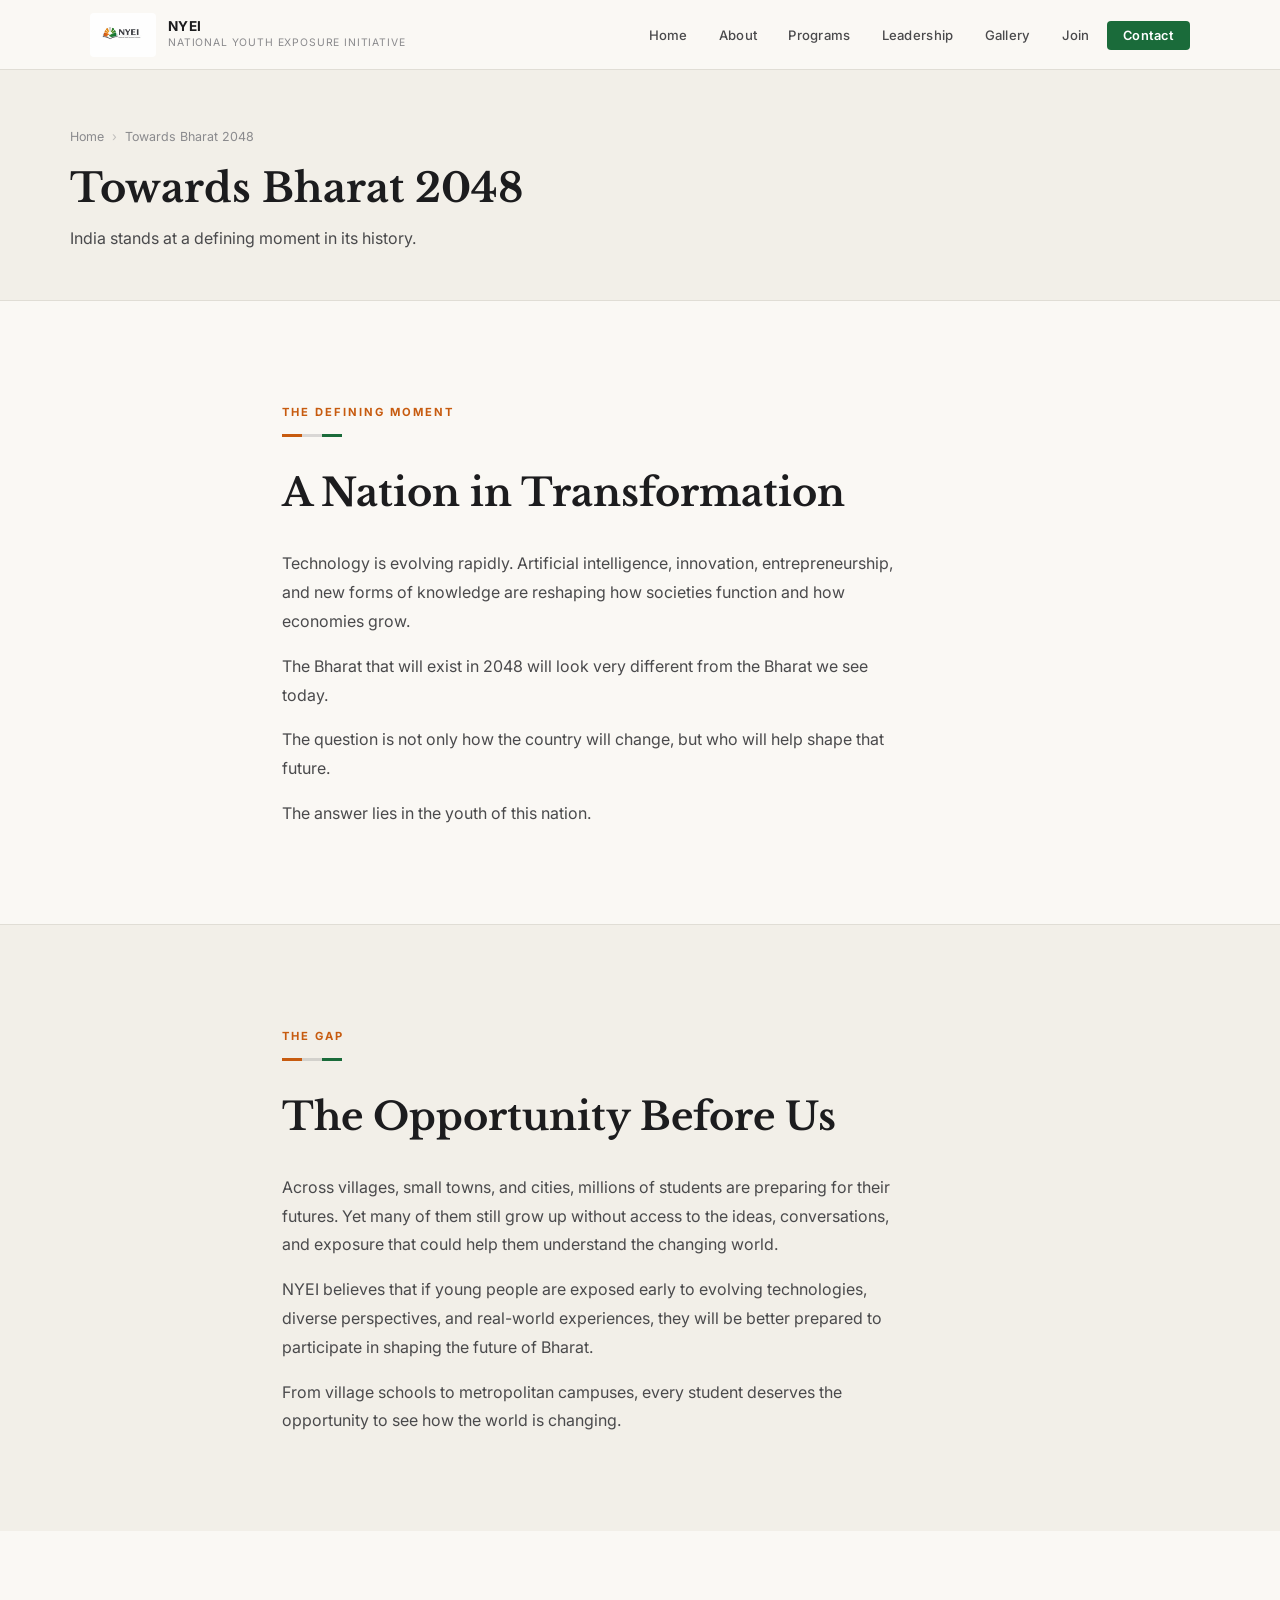
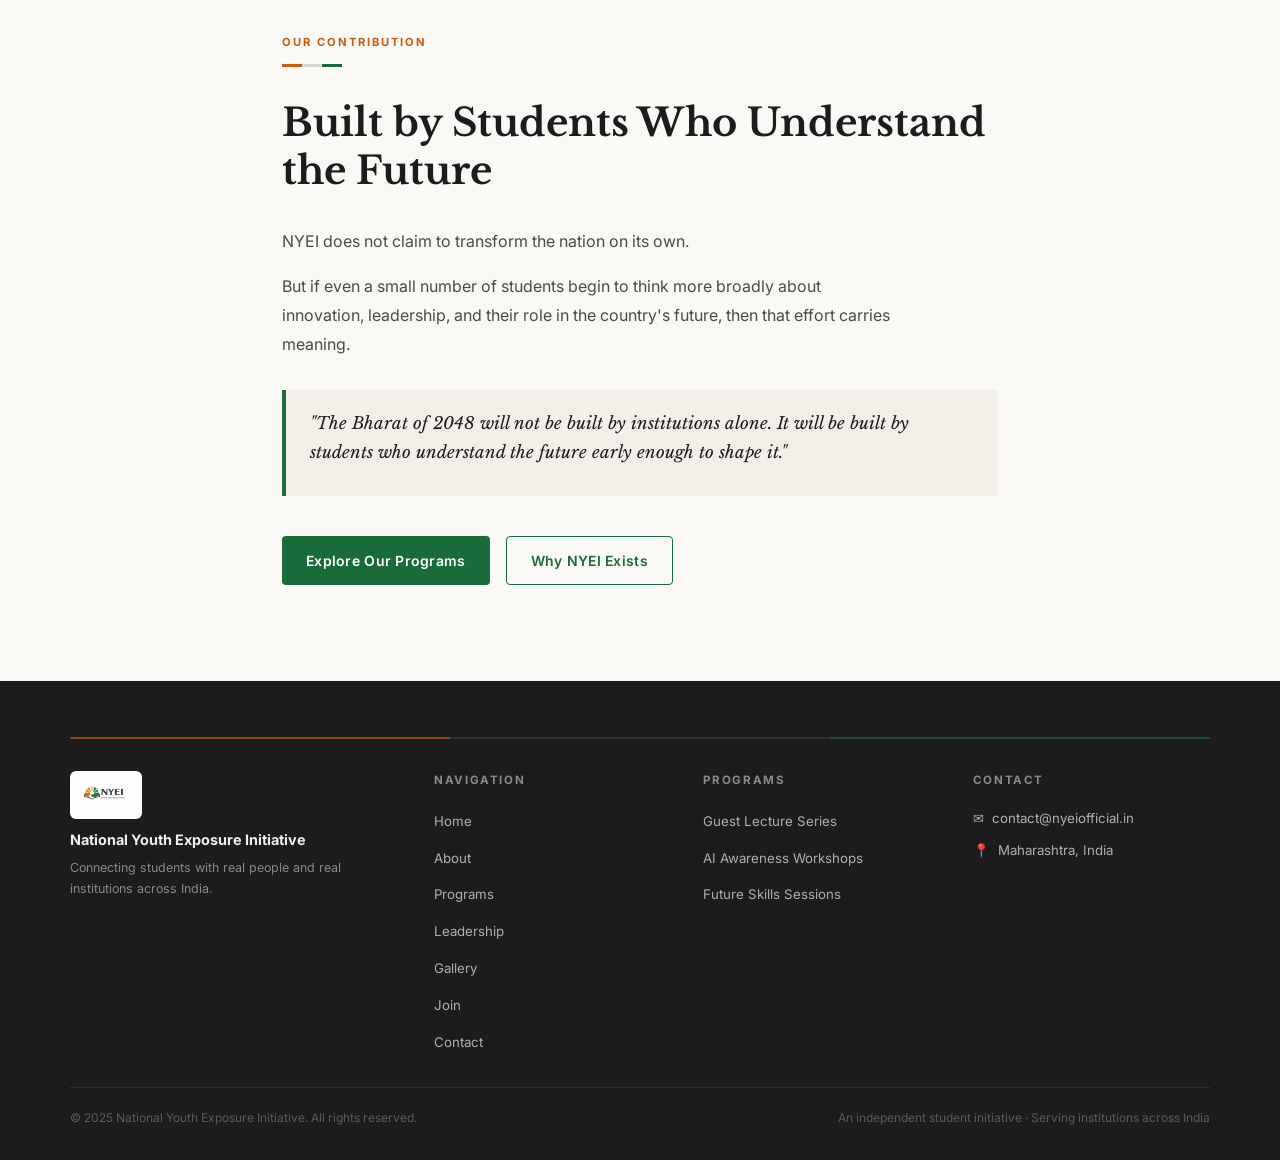
<file: towards-bharat-2048.html>
<!DOCTYPE html>
<html lang="en">

<head>
    <meta charset="UTF-8" />
    <meta name="viewport" content="width=device-width, initial-scale=1.0" />
    <title>Towards Bharat 2048: Building India's Future Generation | NYEI</title>
    <meta name="description"
        content="The India of 2048 will be shaped by the youth of today. NYEI's vision for a stronger, more aware and more connected Bharat." />
    <meta name="keywords" content="Bharat 2048, India future youth, youth nation building India, NYEI vision India" />
    <link rel="stylesheet" href="css/styles.css" />
    <link rel="icon" type="image/jpeg" href="assets/images/nyei-logo.jpg" />
    <link rel="apple-touch-icon" href="assets/images/nyei-logo.jpg" />
</head>

<body>

    <div id="preloader">
        <div class="preloader-inner">
            <div class="preloader-emblem"></div>
            <span class="preloader-text">NYEI</span>
        </div>
    </div>

    <nav class="nav">
        <div class="nav-inner">
            <a href="index.html" class="nav-brand">
                <img src="assets/images/nyei-logo.jpg" alt="NYEI Logo: National Youth Exposure Initiative India"
                    style="height:44px;width:auto;border-radius:4px;" />
                <div class="nav-brand-text">
                    <span class="nav-brand-name">NYEI</span>
                    <span class="nav-brand-sub">National Youth Exposure Initiative</span>
                </div>
            </a>
            <ul class="nav-links">
                <li><a href="index.html" class="nav-link">Home</a></li>
                <li><a href="about.html" class="nav-link">About</a></li>
                <li><a href="programs.html" class="nav-link">Programs</a></li>
                <li><a href="leadership.html" class="nav-link">Leadership</a></li>
                <li><a href="documentation.html" class="nav-link">Gallery</a></li>
                <li><a href="contact.html#join-nyei" class="nav-link">Join</a></li>
                <li><a href="contact.html" class="nav-link nav-cta">Contact</a></li>
            </ul>
            <button class="nav-mobile-toggle" aria-label="Toggle menu">
                <span></span><span></span><span></span>
            </button>
        </div>
    </nav>

    <div class="page-banner">
        <div class="page-banner-inner">
            <div class="breadcrumb">
                <a href="index.html">Home</a>
                <span class="breadcrumb-sep">›</span>
                <span>Towards Bharat 2048</span>
            </div>
            <h1 class="page-banner-title">Towards Bharat 2048</h1>
            <p class="page-banner-sub">India stands at a defining moment in its history.</p>
        </div>
    </div>

    <!-- Section 1 -->
    <section class="section">
        <div class="container" style="max-width:780px;">
            <span class="section-eyebrow">The Defining Moment</span>
            <div class="tricolor-bar"><span></span><span></span><span></span></div>
            <h2 class="section-title" style="margin-bottom:2rem;">A Nation in Transformation</h2>

            <div class="section-body">
                <p>
                    Technology is evolving rapidly. Artificial intelligence, innovation, entrepreneurship, and new
                    forms of knowledge are reshaping how societies function and how economies grow.
                </p>
                <p>
                    The Bharat that will exist in 2048 will look very different from the Bharat we see today.
                </p>
                <p>
                    The question is not only how the country will change, but who will help shape that future.
                </p>
                <p>
                    The answer lies in the youth of this nation.
                </p>
            </div>
        </div>
    </section>

    <!-- Section 2 -->
    <section class="section section-alt" style="border-top:1px solid var(--border-subtle);">
        <div class="container" style="max-width:780px;">
            <span class="section-eyebrow">The Gap</span>
            <div class="tricolor-bar"><span></span><span></span><span></span></div>
            <h2 class="section-title" style="margin-bottom:2rem;">The Opportunity Before Us</h2>

            <div class="section-body">
                <p>
                    Across villages, small towns, and cities, millions of students are preparing for their futures.
                    Yet many of them still grow up without access to the ideas, conversations, and exposure that
                    could help them understand the changing world.
                </p>
                <p>
                    NYEI believes that if young people are exposed early to evolving technologies, diverse
                    perspectives, and real-world experiences, they will be better prepared to participate in shaping
                    the future of Bharat.
                </p>
                <p>
                    From village schools to metropolitan campuses, every student deserves the opportunity to see
                    how the world is changing.
                </p>
            </div>
        </div>
    </section>

    <!-- Section 3 -->
    <section class="section">
        <div class="container" style="max-width:780px;">
            <span class="section-eyebrow">Our Contribution</span>
            <div class="tricolor-bar"><span></span><span></span><span></span></div>
            <h2 class="section-title" style="margin-bottom:2rem;">Built by Students Who Understand the Future</h2>

            <div class="section-body">
                <p>
                    NYEI does not claim to transform the nation on its own.
                </p>
                <p>
                    But if even a small number of students begin to think more broadly about innovation, leadership,
                    and their role in the country's future, then that effort carries meaning.
                </p>
            </div>

            <div class="pull-quote" style="margin-top:2rem;">
                <p>"The Bharat of 2048 will not be built by institutions alone. It will be built by students who understand the future early enough to shape it."</p>
            </div>

            <div style="margin-top:2.5rem;display:flex;gap:1rem;flex-wrap:wrap;">
                <a href="programs.html" class="btn btn-primary">Explore Our Programs</a>
                <a href="why-nyei-exists.html" class="btn btn-outline">Why NYEI Exists</a>
            </div>
        </div>
    </section>

    <!-- Footer -->
    <footer>
        <div class="footer-inner">
            <div class="footer-tricolor"><span></span><span></span><span></span></div>
            <div class="footer-top">
                <div>
                    <img src="assets/images/nyei-logo.jpg" alt="NYEI Logo: National Youth Exposure Initiative India" style="height:48px;width:auto;border-radius:6px;margin-bottom:0.75rem;display:block;" />
                    <div class="footer-brand-name">National Youth Exposure Initiative</div>
                    <p class="footer-brand-desc">Connecting students with real people and real institutions across India.</p>
                </div>
                <div>
                    <div class="footer-col-title">Navigation</div>
                    <ul class="footer-links">
                        <li><a href="index.html" class="footer-link">Home</a></li>
                        <li><a href="about.html" class="footer-link">About</a></li>
                        <li><a href="programs.html" class="footer-link">Programs</a></li>
                        <li><a href="leadership.html" class="footer-link">Leadership</a></li>
                        <li><a href="documentation.html" class="footer-link">Gallery</a></li>
                        <li><a href="contact.html#join-nyei" class="footer-link">Join</a></li>
                        <li><a href="contact.html" class="footer-link">Contact</a></li>
                    </ul>
                </div>
                <div>
                    <div class="footer-col-title">Programs</div>
                    <ul class="footer-links">
                        <li><a href="programs.html#guest-lectures" class="footer-link">Guest Lecture Series</a></li>
                        <li><a href="programs.html#ai-awareness" class="footer-link">AI Awareness Workshops</a></li>
                        <li><a href="programs.html#future-skills" class="footer-link">Future Skills Sessions</a></li>
                    </ul>
                </div>
                <div>
                    <div class="footer-col-title">Contact</div>
                    <div class="footer-contact-item">
                        <span>✉</span>
                        <a href="mailto:contact@nyeiofficial.in" class="footer-link">contact@nyeiofficial.in</a>
                    </div>
                    <div class="footer-contact-item">
                        <span>📍</span>
                        <span>Maharashtra, India</span>
                    </div>
                </div>
            </div>
            <div class="footer-bottom">
                <div class="footer-bottom-left">© 2025 National Youth Exposure Initiative. All rights reserved.</div>
                <div class="footer-bottom-right">An independent student initiative · Serving institutions across India</div>
            </div>
        </div>
    </footer>

    <script src="js/main.js"></script>
</body>

</html>
</file>
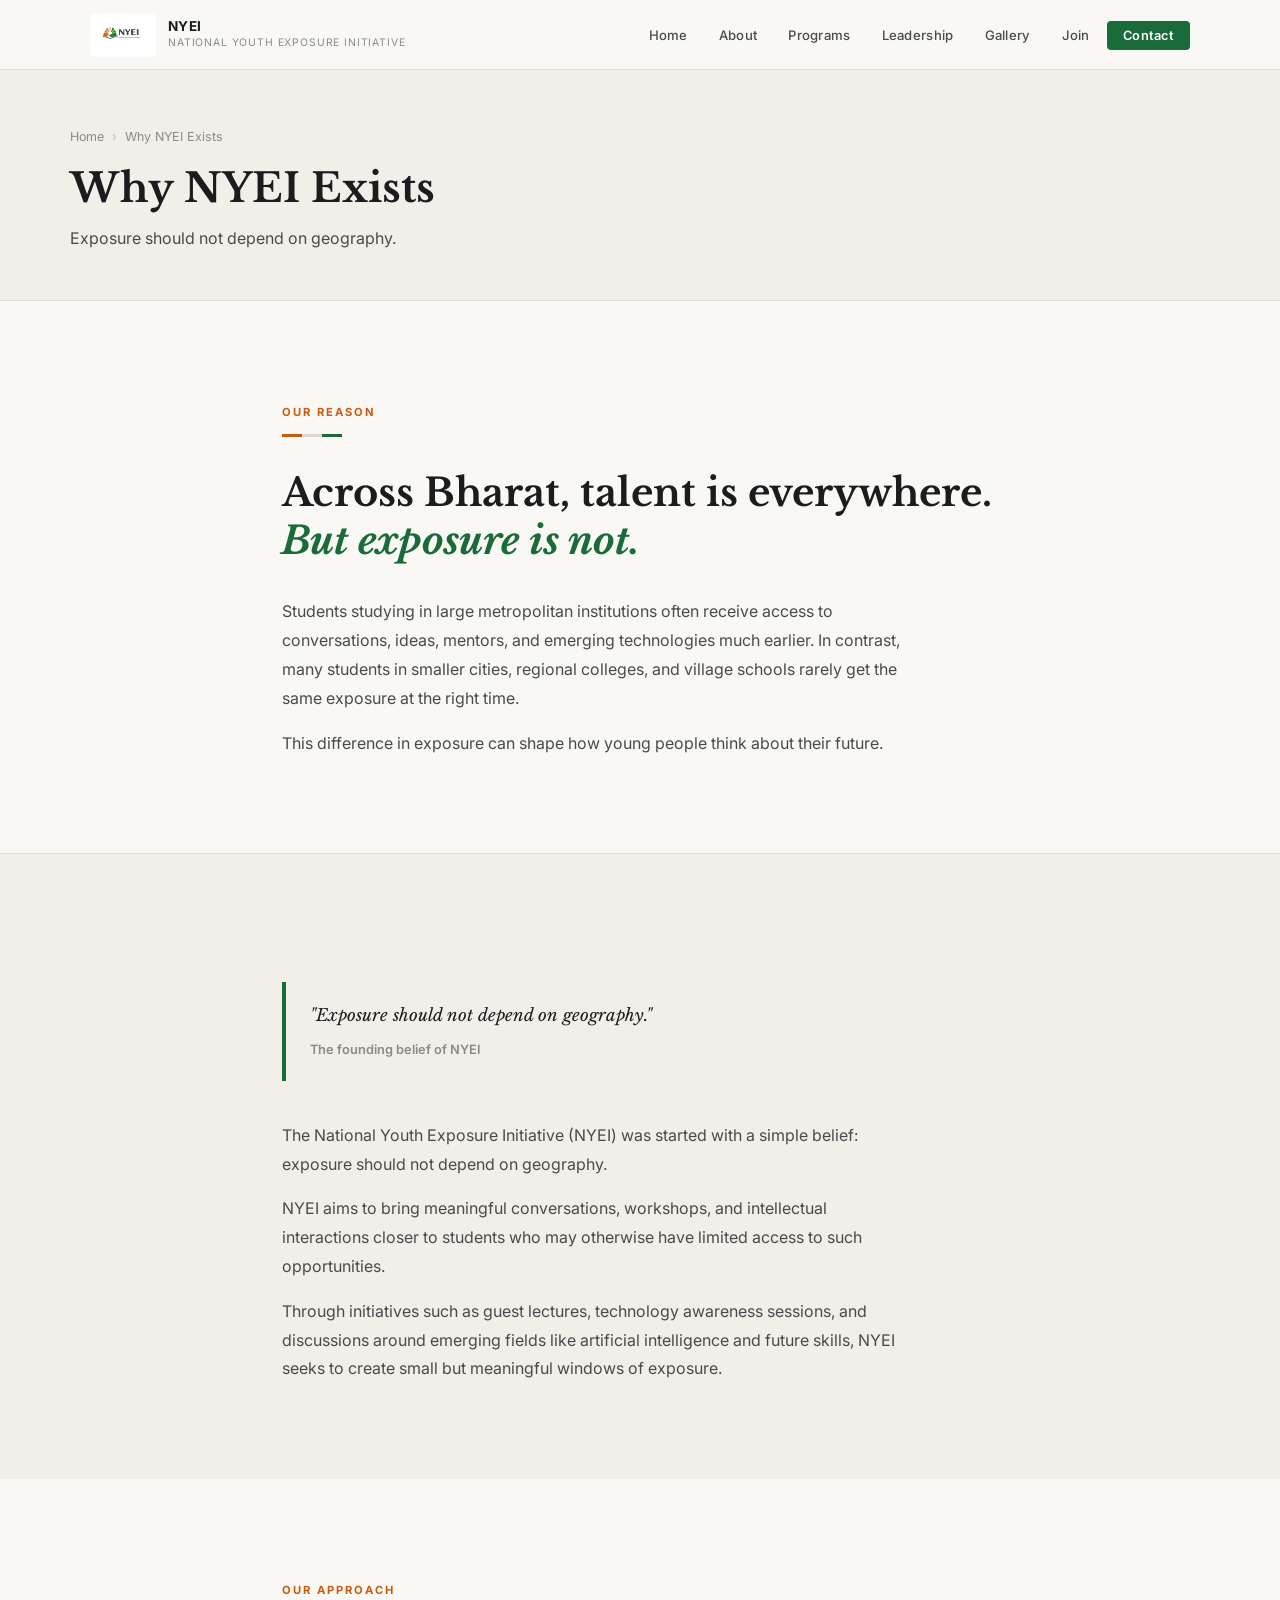
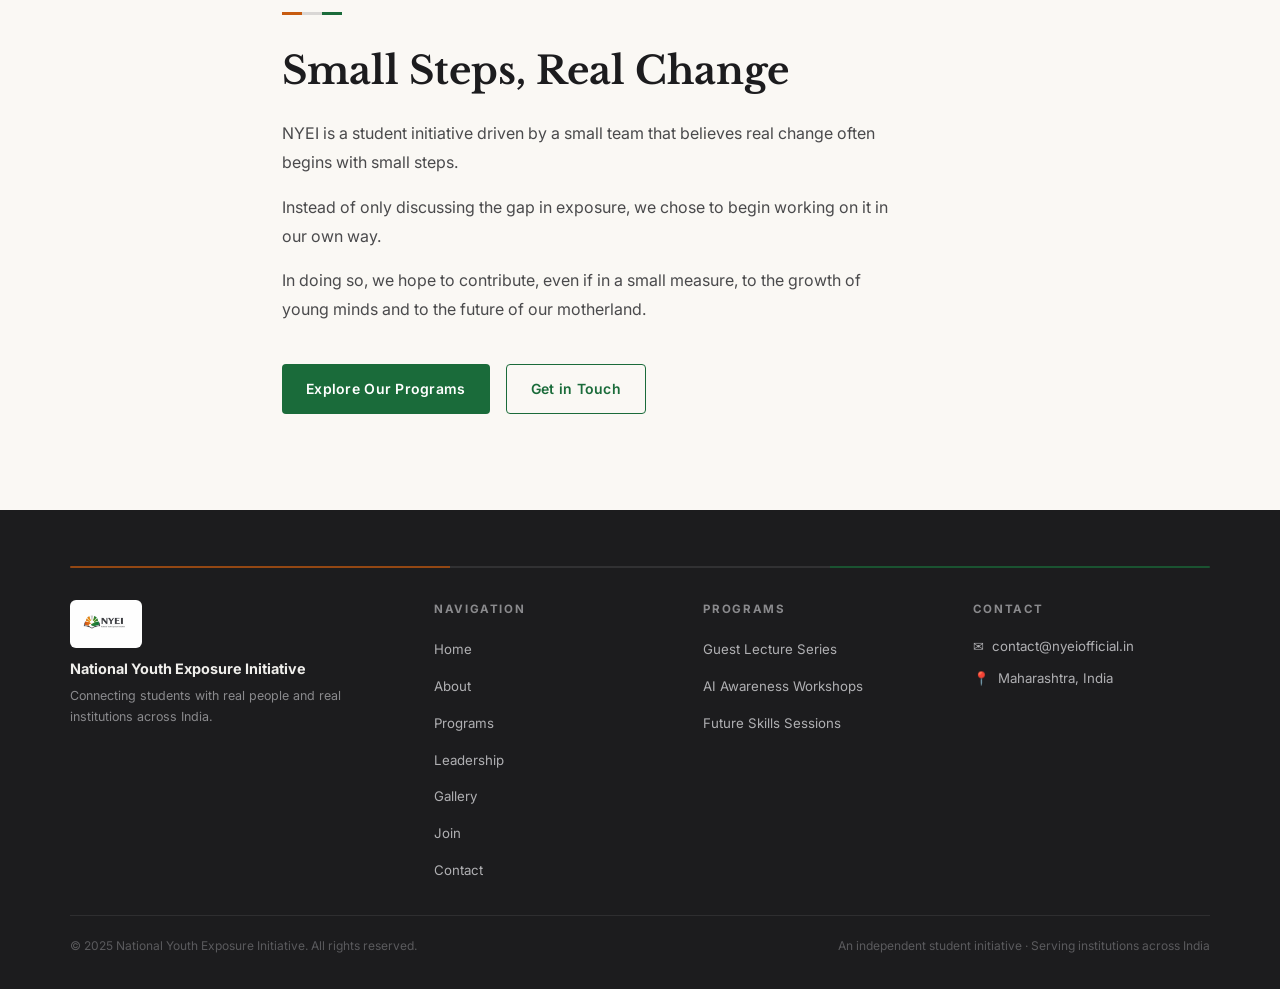
<file: why-nyei-exists.html>
<!DOCTYPE html>
<html lang="en">

<head>
    <meta charset="UTF-8" />
    <meta name="viewport" content="width=device-width, initial-scale=1.0" />
    <title>Why NYEI Exists: The Exposure Gap in India | NYEI</title>
    <meta name="description"
        content="Millions of Indian students never get to see what growth looks like. NYEI exists to close that gap: one school, one session, one student at a time." />
    <meta name="keywords" content="exposure gap India, youth opportunity India, rural students India, why NYEI exists" />
    <link rel="stylesheet" href="css/styles.css" />
    <link rel="icon" type="image/jpeg" href="assets/images/nyei-logo.jpg" />
    <link rel="apple-touch-icon" href="assets/images/nyei-logo.jpg" />
</head>

<body>

    <div id="preloader">
        <div class="preloader-inner">
            <div class="preloader-emblem"></div>
            <span class="preloader-text">NYEI</span>
        </div>
    </div>

    <nav class="nav">
        <div class="nav-inner">
            <a href="index.html" class="nav-brand">
                <img src="assets/images/nyei-logo.jpg" alt="NYEI Logo: National Youth Exposure Initiative India"
                    style="height:44px;width:auto;border-radius:4px;" />
                <div class="nav-brand-text">
                    <span class="nav-brand-name">NYEI</span>
                    <span class="nav-brand-sub">National Youth Exposure Initiative</span>
                </div>
            </a>
            <ul class="nav-links">
                <li><a href="index.html" class="nav-link">Home</a></li>
                <li><a href="about.html" class="nav-link">About</a></li>
                <li><a href="programs.html" class="nav-link">Programs</a></li>
                <li><a href="leadership.html" class="nav-link">Leadership</a></li>
                <li><a href="documentation.html" class="nav-link">Gallery</a></li>
                <li><a href="contact.html#join-nyei" class="nav-link">Join</a></li>
                <li><a href="contact.html" class="nav-link nav-cta">Contact</a></li>
            </ul>
            <button class="nav-mobile-toggle" aria-label="Toggle menu">
                <span></span><span></span><span></span>
            </button>
        </div>
    </nav>

    <div class="page-banner">
        <div class="page-banner-inner">
            <div class="breadcrumb">
                <a href="index.html">Home</a>
                <span class="breadcrumb-sep">›</span>
                <span>Why NYEI Exists</span>
            </div>
            <h1 class="page-banner-title">Why NYEI Exists</h1>
            <p class="page-banner-sub">Exposure should not depend on geography.</p>
        </div>
    </div>

    <!-- Main Content -->
    <section class="section">
        <div class="container" style="max-width:780px;">
            <span class="section-eyebrow">Our Reason</span>
            <div class="tricolor-bar"><span></span><span></span><span></span></div>
            <h2 class="section-title" style="margin-bottom:2rem;">Across Bharat, talent is everywhere.<br><em>But exposure is not.</em></h2>

            <div class="section-body">
                <p>
                    Students studying in large metropolitan institutions often receive access to conversations, ideas,
                    mentors, and emerging technologies much earlier. In contrast, many students in smaller cities,
                    regional colleges, and village schools rarely get the same exposure at the right time.
                </p>
                <p>
                    This difference in exposure can shape how young people think about their future.
                </p>
            </div>
        </div>
    </section>

    <section class="section section-alt" style="border-top:1px solid var(--border-subtle);">
        <div class="container" style="max-width:780px;">
            <div class="pull-quote">
                <p>"Exposure should not depend on geography."</p>
                <cite>The founding belief of NYEI</cite>
            </div>

            <div class="section-body" style="margin-top:2.5rem;">
                <p>
                    The National Youth Exposure Initiative (NYEI) was started with a simple belief: exposure should
                    not depend on geography.
                </p>
                <p>
                    NYEI aims to bring meaningful conversations, workshops, and intellectual interactions closer to
                    students who may otherwise have limited access to such opportunities.
                </p>
                <p>
                    Through initiatives such as guest lectures, technology awareness sessions, and discussions around
                    emerging fields like artificial intelligence and future skills, NYEI seeks to create small but
                    meaningful windows of exposure.
                </p>
            </div>
        </div>
    </section>

    <section class="section">
        <div class="container" style="max-width:780px;">
            <span class="section-eyebrow">Our Approach</span>
            <div class="tricolor-bar"><span></span><span></span><span></span></div>
            <h2 class="section-title" style="margin-bottom:1.5rem;">Small Steps, Real Change</h2>

            <div class="section-body">
                <p>
                    NYEI is a student initiative driven by a small team that believes real change often
                    begins with small steps.
                </p>
                <p>
                    Instead of only discussing the gap in exposure, we chose to begin working on it in our own way.
                </p>
                <p>
                    In doing so, we hope to contribute, even if in a small measure, to the growth of young minds
                    and to the future of our motherland.
                </p>
            </div>

            <div style="margin-top:2.5rem;display:flex;gap:1rem;flex-wrap:wrap;">
                <a href="programs.html" class="btn btn-primary">Explore Our Programs</a>
                <a href="contact.html" class="btn btn-outline">Get in Touch</a>
            </div>
        </div>
    </section>

    <!-- Footer -->
    <footer>
        <div class="footer-inner">
            <div class="footer-tricolor"><span></span><span></span><span></span></div>
            <div class="footer-top">
                <div>
                    <img src="assets/images/nyei-logo.jpg" alt="NYEI Logo: National Youth Exposure Initiative India" style="height:48px;width:auto;border-radius:6px;margin-bottom:0.75rem;display:block;" />
                    <div class="footer-brand-name">National Youth Exposure Initiative</div>
                    <p class="footer-brand-desc">Connecting students with real people and real institutions across India.</p>
                </div>
                <div>
                    <div class="footer-col-title">Navigation</div>
                    <ul class="footer-links">
                        <li><a href="index.html" class="footer-link">Home</a></li>
                        <li><a href="about.html" class="footer-link">About</a></li>
                        <li><a href="programs.html" class="footer-link">Programs</a></li>
                        <li><a href="leadership.html" class="footer-link">Leadership</a></li>
                        <li><a href="documentation.html" class="footer-link">Gallery</a></li>
                        <li><a href="contact.html#join-nyei" class="footer-link">Join</a></li>
                        <li><a href="contact.html" class="footer-link">Contact</a></li>
                    </ul>
                </div>
                <div>
                    <div class="footer-col-title">Programs</div>
                    <ul class="footer-links">
                        <li><a href="programs.html#guest-lectures" class="footer-link">Guest Lecture Series</a></li>
                        <li><a href="programs.html#ai-awareness" class="footer-link">AI Awareness Workshops</a></li>
                        <li><a href="programs.html#future-skills" class="footer-link">Future Skills Sessions</a></li>
                    </ul>
                </div>
                <div>
                    <div class="footer-col-title">Contact</div>
                    <div class="footer-contact-item">
                        <span>✉</span>
                        <a href="mailto:contact@nyeiofficial.in" class="footer-link">contact@nyeiofficial.in</a>
                    </div>
                    <div class="footer-contact-item">
                        <span>📍</span>
                        <span>Maharashtra, India</span>
                    </div>
                </div>
            </div>
            <div class="footer-bottom">
                <div class="footer-bottom-left">© 2025 National Youth Exposure Initiative. All rights reserved.</div>
                <div class="footer-bottom-right">An independent student initiative · Serving institutions across India</div>
            </div>
        </div>
    </footer>

    <script src="js/main.js"></script>
</body>

</html>
</file>
<file: css/styles.css>
/* =========================================
   NYEI — National Youth Exposure Initiative
   Main Stylesheet
   ========================================= */

/* --- Google Fonts --- */
@import url('https://fonts.googleapis.com/css2?family=Inter:wght@300;400;500;600;700&family=Libre+Baskerville:ital,wght@0,400;0,700;1,400&display=swap');

/* --- CSS Custom Properties --- */
:root {
  /* Colors */
  --bg-primary: #FAF8F4;
  --bg-secondary: #F2EFE8;
  --bg-card: #FFFFFF;
  --text-primary: #1C1C1E;
  --text-secondary: #4A4A4C;
  --text-muted: #8A8A8D;
  --accent-saffron: #C75B0F;
  --accent-saffron-lt: #E8854A;
  --accent-green: #1A6B3A;
  --accent-green-lt: #2E8B57;
  --border-subtle: #E0DDD5;
  --border-medium: #C8C5BC;
  --white: #FFFFFF;

  /* Typography */
  --font-body: 'Inter', -apple-system, BlinkMacSystemFont, sans-serif;
  --font-serif: 'Libre Baskerville', Georgia, serif;

  /* Spacing */
  --space-xs: 0.5rem;
  --space-sm: 1rem;
  --space-md: 2rem;
  --space-lg: 3.5rem;
  --space-xl: 6rem;

  /* Layout */
  --max-width: 1140px;
  --nav-h: 70px;
  --radius-sm: 4px;
  --radius-md: 8px;

  /* Transitions */
  --trans-fast: 0.15s ease;
  --trans-base: 0.25s ease;
}

/* --- Reset & Base --- */
*,
*::before,
*::after {
  box-sizing: border-box;
  margin: 0;
  padding: 0;
}

html {
  scroll-behavior: smooth;
  font-size: 16px;
  overflow-x: hidden;
}

body {
  font-family: var(--font-body);
  background-color: var(--bg-primary);
  color: var(--text-primary);
  line-height: 1.7;
  -webkit-font-smoothing: antialiased;
  overflow-x: hidden;
  width: 100%;
}

img {
  max-width: 100%;
  height: auto;
  display: block;
}

a {
  color: inherit;
  text-decoration: none;
  transition: color var(--trans-fast);
}

ul,
ol {
  list-style: none;
}

/* --- Preloader --- */
#preloader {
  position: fixed;
  inset: 0;
  background: var(--bg-primary);
  display: flex;
  align-items: center;
  justify-content: center;
  z-index: 9999;
  transition: opacity 0.4s ease, visibility 0.4s ease;
}

#preloader.hidden {
  opacity: 0;
  visibility: hidden;
}

.preloader-inner {
  display: flex;
  flex-direction: column;
  align-items: center;
  gap: 1rem;
}

.preloader-emblem {
  width: 48px;
  height: 48px;
  border: 3px solid var(--border-subtle);
  border-top-color: var(--accent-saffron);
  border-radius: 50%;
  animation: spin 0.8s linear infinite;
}

.preloader-text {
  font-size: 0.75rem;
  letter-spacing: 0.15em;
  color: var(--text-muted);
  text-transform: uppercase;
  font-weight: 500;
}

@keyframes spin {
  to {
    transform: rotate(360deg);
  }
}

/* --- Navigation --- */
.nav {
  position: sticky;
  top: 0;
  z-index: 100;
  background: rgba(250, 248, 244, 0.96);
  backdrop-filter: blur(8px);
  border-bottom: 1px solid var(--border-subtle);
  height: var(--nav-h);
}

.nav-inner {
  max-width: var(--max-width);
  margin: 0 auto;
  padding: 0 var(--space-md);
  height: 100%;
  display: flex;
  align-items: center;
  justify-content: space-between;
}

.nav-brand {
  display: flex;
  align-items: center;
  gap: 0.75rem;
}

.nav-logo-mark {
  width: 38px;
  height: 38px;
  background: var(--accent-green);
  border-radius: var(--radius-sm);
  display: flex;
  align-items: center;
  justify-content: center;
  color: var(--white);
  font-size: 1rem;
  font-weight: 700;
  font-family: var(--font-serif);
  flex-shrink: 0;
}

.nav-brand-text {
  display: flex;
  flex-direction: column;
}

.nav-brand-name {
  font-size: 0.85rem;
  font-weight: 700;
  color: var(--text-primary);
  letter-spacing: 0.02em;
  line-height: 1.2;
}

.nav-brand-sub {
  font-size: 0.65rem;
  color: var(--text-muted);
  letter-spacing: 0.08em;
  text-transform: uppercase;
}

.nav-links {
  display: flex;
  align-items: center;
  gap: 0.25rem;
}

.nav-link {
  padding: 0.4rem 0.85rem;
  font-size: 0.82rem;
  font-weight: 500;
  color: var(--text-secondary);
  border-radius: var(--radius-sm);
  letter-spacing: 0.02em;
  transition: background var(--trans-fast), color var(--trans-fast);
}

.nav-link:hover,
.nav-link.active {
  color: var(--text-primary);
  background: var(--bg-secondary);
}

.nav-link.active {
  color: var(--accent-green);
  font-weight: 600;
}

.nav-cta {
  padding: 0.45rem 1rem;
  background: var(--accent-green);
  color: var(--white) !important;
  border-radius: var(--radius-sm);
  font-size: 0.8rem;
  font-weight: 600;
  transition: background var(--trans-fast) !important;
}

.nav-cta:hover {
  background: var(--accent-green-lt) !important;
}

.nav-mobile-toggle {
  display: none;
  flex-direction: column;
  gap: 5px;
  cursor: pointer;
  padding: 4px;
  min-width: 44px;
  min-height: 44px;
  align-items: center;
  justify-content: center;
}

.nav-mobile-toggle span {
  width: 22px;
  height: 2px;
  background: var(--text-primary);
  border-radius: 2px;
  transition: transform var(--trans-base), opacity var(--trans-base);
}

.nav-mobile-toggle.open span:nth-child(1) {
  transform: translateY(7px) rotate(45deg);
}

.nav-mobile-toggle.open span:nth-child(2) {
  opacity: 0;
}

.nav-mobile-toggle.open span:nth-child(3) {
  transform: translateY(-7px) rotate(-45deg);
}

/* --- Page Banner (inner pages) --- */
.page-banner {
  background: var(--bg-secondary);
  border-bottom: 1px solid var(--border-subtle);
  padding: 3.5rem var(--space-md) 3rem;
}

.page-banner-inner {
  max-width: var(--max-width);
  margin: 0 auto;
}

.breadcrumb {
  display: flex;
  align-items: center;
  gap: 0.5rem;
  font-size: 0.78rem;
  color: var(--text-muted);
  margin-bottom: 1rem;
}

.breadcrumb a:hover {
  color: var(--accent-green);
}

.breadcrumb-sep {
  opacity: 0.5;
}

.page-banner-title {
  font-family: var(--font-serif);
  font-size: clamp(1.8rem, 3.5vw, 2.5rem);
  font-weight: 700;
  color: var(--text-primary);
  line-height: 1.25;
  margin-bottom: 0.75rem;
}

.page-banner-sub {
  font-size: 1rem;
  color: var(--text-secondary);
  max-width: 560px;
}

/* --- Container --- */
.container {
  max-width: var(--max-width);
  margin: 0 auto;
  padding: 0 var(--space-md);
}

/* --- Sections --- */
.section {
  padding: var(--space-xl) var(--space-md);
}

.section-sm {
  padding: var(--space-lg) var(--space-md);
}

.section-alt {
  background: var(--bg-secondary);
}

.section-eyebrow {
  display: inline-block;
  font-size: 0.7rem;
  font-weight: 700;
  letter-spacing: 0.18em;
  text-transform: uppercase;
  color: var(--accent-saffron);
  margin-bottom: 0.75rem;
}

.section-title {
  font-family: var(--font-serif);
  font-size: clamp(1.6rem, 3vw, 2.4rem);
  font-weight: 700;
  line-height: 1.25;
  color: var(--text-primary);
  margin-bottom: 1.25rem;
}

.section-title em {
  font-style: italic;
  color: var(--accent-green);
}

.section-body {
  font-size: 1rem;
  color: var(--text-secondary);
  max-width: 620px;
  line-height: 1.8;
}

.section-body p+p {
  margin-top: 1rem;
}

/* --- Tricolor Divider --- */
.tricolor-bar {
  display: flex;
  height: 3px;
  width: 60px;
  gap: 0;
  margin-bottom: 2rem;
}

.tricolor-bar span:nth-child(1) {
  flex: 1;
  background: var(--accent-saffron);
}

.tricolor-bar span:nth-child(2) {
  flex: 1;
  background: var(--text-muted);
  opacity: 0.3;
}

.tricolor-bar span:nth-child(3) {
  flex: 1;
  background: var(--accent-green);
}

/* --- Cards --- */
.card {
  background: var(--bg-card);
  border: 1px solid var(--border-subtle);
  border-radius: var(--radius-md);
  padding: var(--space-md);
  transition: box-shadow var(--trans-base), border-color var(--trans-base);
}

.card:hover {
  box-shadow: 0 4px 20px rgba(0, 0, 0, 0.07);
  border-color: var(--border-medium);
}

.card-icon {
  width: 44px;
  height: 44px;
  border-radius: var(--radius-sm);
  display: flex;
  align-items: center;
  justify-content: center;
  margin-bottom: 1.25rem;
  font-size: 1.3rem;
}

.card-icon-saffron {
  background: #FDF0E8;
  color: var(--accent-saffron);
}

.card-icon-green {
  background: #E8F5EE;
  color: var(--accent-green);
}

.card-icon-neutral {
  background: var(--bg-secondary);
  color: var(--text-secondary);
}

.card-title {
  font-size: 1rem;
  font-weight: 700;
  color: var(--text-primary);
  margin-bottom: 0.5rem;
}

.card-text {
  font-size: 0.9rem;
  color: var(--text-secondary);
  line-height: 1.7;
}

/* --- Grid Layouts --- */
.grid-2 {
  display: grid;
  grid-template-columns: 1fr 1fr;
  gap: var(--space-md);
}

.grid-3 {
  display: grid;
  grid-template-columns: repeat(3, 1fr);
  gap: var(--space-md);
}

.grid-4 {
  display: grid;
  grid-template-columns: repeat(4, 1fr);
  gap: var(--space-md);
}

/* --- Buttons --- */
.btn {
  display: inline-flex;
  align-items: center;
  justify-content: center;
  gap: 0.5rem;
  padding: 0.75rem 1.5rem;
  border-radius: var(--radius-sm);
  font-size: 0.875rem;
  font-weight: 600;
  cursor: pointer;
  border: none;
  transition: var(--trans-base);
  font-family: var(--font-body);
  letter-spacing: 0.02em;
  min-height: 44px;
}

.btn-primary {
  background: var(--accent-green);
  color: var(--white);
}

.btn-primary:hover {
  background: var(--accent-green-lt);
}

.btn-outline {
  background: transparent;
  color: var(--accent-green);
  border: 1.5px solid var(--accent-green);
}

.btn-outline:hover {
  background: var(--accent-green);
  color: var(--white);
}

.btn-sm {
  padding: 0.55rem 1.1rem;
  font-size: 0.8rem;
}

/* --- Tag / Badge --- */
.tag {
  display: inline-block;
  padding: 0.2rem 0.65rem;
  font-size: 0.7rem;
  font-weight: 600;
  letter-spacing: 0.06em;
  text-transform: uppercase;
  border-radius: 2px;
}

.tag-saffron {
  background: #FDF0E8;
  color: var(--accent-saffron);
}

.tag-green {
  background: #E8F5EE;
  color: var(--accent-green);
}

.tag-neutral {
  background: var(--bg-secondary);
  color: var(--text-muted);
}

/* --- Quote Block --- */
.pull-quote {
  border-left: 3px solid var(--accent-saffron);
  padding: 1rem 1.5rem;
  margin: 2rem 0;
  background: #FDF5EE;
  border-radius: 0 var(--radius-sm) var(--radius-sm) 0;
}

.pull-quote p {
  font-family: var(--font-serif);
  font-size: 1.05rem;
  font-style: italic;
  color: var(--text-primary);
  line-height: 1.75;
}

.pull-quote cite {
  display: block;
  margin-top: 0.5rem;
  font-size: 0.8rem;
  font-style: normal;
  color: var(--text-muted);
  font-weight: 600;
}

/* --- Stat Block --- */
.stat-block {
  padding: 1.5rem;
  border: 1px solid var(--border-subtle);
  border-top: 3px solid var(--accent-green);
  background: var(--bg-card);
  border-radius: 0 0 var(--radius-md) var(--radius-md);
}

.stat-number {
  font-family: var(--font-serif);
  font-size: 2.4rem;
  font-weight: 700;
  color: var(--accent-green);
  line-height: 1;
}

.stat-label {
  font-size: 0.82rem;
  color: var(--text-muted);
  margin-top: 0.35rem;
  font-weight: 500;
}

/* --- Accordion --- */
.accordion-item {
  border-bottom: 1px solid var(--border-subtle);
}

.accordion-trigger {
  width: 100%;
  display: flex;
  align-items: center;
  justify-content: space-between;
  padding: 1.25rem 0;
  background: none;
  border: none;
  cursor: pointer;
  font-family: var(--font-body);
  font-size: 0.95rem;
  font-weight: 600;
  color: var(--text-primary);
  text-align: left;
  gap: 1rem;
}

.accordion-trigger .acc-icon {
  width: 22px;
  height: 22px;
  border-radius: 50%;
  border: 1.5px solid var(--border-medium);
  display: flex;
  align-items: center;
  justify-content: center;
  font-size: 0.85rem;
  flex-shrink: 0;
  transition: var(--trans-base);
  color: var(--text-muted);
}

.accordion-trigger[aria-expanded="true"] .acc-icon {
  background: var(--accent-green);
  border-color: var(--accent-green);
  color: white;
  transform: rotate(45deg);
}

.accordion-body {
  display: none;
  padding: 0 0 1.25rem;
  font-size: 0.9rem;
  color: var(--text-secondary);
  line-height: 1.75;
}

.accordion-body.open {
  display: block;
}

/* --- Form Elements --- */
.form-group {
  margin-bottom: 1.25rem;
}

.form-label {
  display: block;
  font-size: 0.82rem;
  font-weight: 600;
  color: var(--text-secondary);
  margin-bottom: 0.4rem;
  letter-spacing: 0.02em;
}

.form-control {
  width: 100%;
  padding: 0.7rem 1rem;
  border: 1.5px solid var(--border-subtle);
  border-radius: var(--radius-sm);
  background: var(--bg-card);
  font-family: var(--font-body);
  font-size: 0.9rem;
  color: var(--text-primary);
  transition: border-color var(--trans-fast);
  outline: none;
}

.form-control:focus {
  border-color: var(--accent-green);
}

textarea.form-control {
  resize: vertical;
  min-height: 120px;
}

select.form-control {
  appearance: none;
  cursor: pointer;
  background-image: url("data:image/svg+xml,%3Csvg xmlns='http://www.w3.org/2000/svg' width='12' height='12' fill='%238A8A8D' viewBox='0 0 16 16'%3E%3Cpath d='M7.247 11.14 2.451 5.658C1.885 5.013 2.345 4 3.204 4h9.592a1 1 0 0 1 .753 1.659l-4.796 5.48a1 1 0 0 1-1.506 0z'/%3E%3C/svg%3E");
  background-repeat: no-repeat;
  background-position: right 1rem center;
  padding-right: 2.5rem;
}

/* --- Footer --- */
footer {
  background: #1C1C1E;
  color: #D1D1D3;
  padding: var(--space-lg) var(--space-md) var(--space-md);
}

.footer-inner {
  max-width: var(--max-width);
  margin: 0 auto;
}

.footer-top {
  display: grid;
  grid-template-columns: 1.4fr 1fr 1fr 1fr;
  gap: var(--space-md);
  padding-bottom: var(--space-md);
  border-bottom: 1px solid rgba(255, 255, 255, 0.08);
}

.footer-brand-mark {
  margin-bottom: 1rem;
}

.footer-brand-mark img {
  height: 44px;
  width: auto;
  display: block;
  background: white;
  border-radius: 4px;
  padding: 3px 6px;
}

.footer-brand-name {
  font-size: 0.9rem;
  font-weight: 700;
  color: #F0EFEC;
  margin-bottom: 0.3rem;
  line-height: 1.3;
}

.footer-brand-desc {
  font-size: 0.78rem;
  color: #8A8A8D;
  line-height: 1.65;
  margin-top: 0.5rem;
}

.footer-col-title {
  font-size: 0.72rem;
  font-weight: 700;
  letter-spacing: 0.14em;
  text-transform: uppercase;
  color: #8A8A8D;
  margin-bottom: 1rem;
}

.footer-links {
  display: flex;
  flex-direction: column;
  gap: 0.6rem;
}

.footer-link {
  font-size: 0.83rem;
  color: #B0B0B3;
  transition: color var(--trans-fast);
}

.footer-link:hover {
  color: #F0EFEC;
}

.footer-contact-item {
  display: flex;
  align-items: flex-start;
  gap: 0.5rem;
  font-size: 0.83rem;
  color: #B0B0B3;
  margin-bottom: 0.6rem;
}

.footer-contact-item span {
  flex-shrink: 0;
}

.footer-bottom {
  display: flex;
  align-items: center;
  justify-content: space-between;
  padding-top: 1.25rem;
  flex-wrap: wrap;
  gap: 0.5rem;
}

.footer-bottom-left {
  font-size: 0.75rem;
  color: #5A5A5D;
}

.footer-bottom-right {
  font-size: 0.75rem;
  color: #5A5A5D;
  text-align: right;
}

.footer-tricolor {
  display: flex;
  height: 2px;
  margin-bottom: 2rem;
  gap: 0;
  border-radius: 2px;
  overflow: hidden;
}

.footer-tricolor span:nth-child(1) {
  flex: 1;
  background: var(--accent-saffron);
  opacity: 0.7;
}

.footer-tricolor span:nth-child(2) {
  flex: 1;
  background: #888;
  opacity: 0.2;
}

.footer-tricolor span:nth-child(3) {
  flex: 1;
  background: var(--accent-green);
  opacity: 0.7;
}

/* --- Hero (Home) --- */
.hero {
  background: var(--bg-primary);
  padding: 5.5rem var(--space-md) 5rem;
  text-align: center;
  border-bottom: 1px solid var(--border-subtle);
  position: relative;
  overflow: hidden;
}

.hero::before {
  content: '';
  position: absolute;
  top: 0;
  left: 0;
  right: 0;
  height: 3px;
  background: linear-gradient(90deg, var(--accent-saffron) 33.33%, transparent 33.33% 66.66%, var(--accent-green) 66.66%);
}

.hero-emblem {
  display: flex;
  align-items: center;
  justify-content: center;
  margin: 0 auto 1.75rem;
}

.hero-emblem img {
  height: 110px;
  width: auto;
  display: block;
}

.hero-eyebrow {
  font-size: 0.7rem;
  font-weight: 700;
  letter-spacing: 0.2em;
  text-transform: uppercase;
  color: var(--accent-saffron);
  margin-bottom: 0.75rem;
}

.hero-title {
  font-family: var(--font-serif);
  font-size: clamp(2rem, 4.5vw, 3.2rem);
  font-weight: 700;
  color: var(--text-primary);
  line-height: 1.18;
  margin-bottom: 0.9rem;
  max-width: 760px;
  margin-left: auto;
  margin-right: auto;
}

.hero-subtitle {
  font-size: 1rem;
  font-weight: 500;
  color: var(--text-muted);
  letter-spacing: 0.08em;
  text-transform: uppercase;
  margin-bottom: 1.5rem;
}

.hero-divider {
  display: flex;
  align-items: center;
  justify-content: center;
  gap: 0.5rem;
  margin-bottom: 1.5rem;
}

.hero-divider-line {
  height: 1px;
  width: 40px;
  background: var(--border-medium);
}

.hero-body {
  font-size: 1rem;
  color: var(--text-secondary);
  max-width: 580px;
  margin: 0 auto 2.25rem;
  line-height: 1.8;
}

.hero-actions {
  display: flex;
  align-items: center;
  justify-content: center;
  gap: 1rem;
  flex-wrap: wrap;
}

.hero-note {
  margin-top: 3rem;
  padding-top: 2rem;
  border-top: 1px solid var(--border-subtle);
  font-size: 0.75rem;
  color: var(--text-muted);
  letter-spacing: 0.06em;
}

/* --- Exposure Section --- */
.exposure-section {
  display: grid;
  grid-template-columns: 1fr 1fr;
  gap: 4rem;
  align-items: center;
}

.exposure-visual {
  background: var(--bg-secondary);
  border: 1px solid var(--border-subtle);
  border-radius: var(--radius-md);
  padding: 2.5rem;
  position: relative;
}

.exposure-visual::before {
  content: '"';
  position: absolute;
  top: -0.75rem;
  left: 1.5rem;
  font-size: 5rem;
  color: var(--accent-saffron);
  font-family: var(--font-serif);
  line-height: 1;
  opacity: 0.3;
}

.exposure-visual p {
  font-family: var(--font-serif);
  font-size: 1.15rem;
  font-style: italic;
  color: var(--text-primary);
  line-height: 1.75;
  position: relative;
  z-index: 1;
}

.compare-row {
  display: flex;
  align-items: stretch;
  gap: 0;
  border: 1px solid var(--border-subtle);
  border-radius: var(--radius-sm);
  overflow: hidden;
  margin-top: 1.5rem;
}

.compare-col {
  flex: 1;
  padding: 1rem;
  font-size: 0.82rem;
  line-height: 1.6;
}

.compare-col strong {
  display: block;
  font-size: 0.7rem;
  font-weight: 700;
  letter-spacing: 0.1em;
  text-transform: uppercase;
  margin-bottom: 0.5rem;
}

.compare-col:first-child {
  background: #FDF0E8;
  color: var(--accent-saffron);
  border-right: 1px solid var(--border-subtle);
}

.compare-col:first-child strong {
  color: var(--accent-saffron);
}

.compare-col:last-child {
  background: #E8F5EE;
  color: var(--accent-green);
}

.compare-col:last-child strong {
  color: var(--accent-green);
}

/* --- Programs Grid --- */
.program-card {
  display: flex;
  flex-direction: column;
}

.program-card-header {
  padding: 1.5rem;
  background: var(--bg-secondary);
  border-radius: var(--radius-md) var(--radius-md) 0 0;
  border: 1px solid var(--border-subtle);
  border-bottom: none;
}

.program-card-body {
  flex: 1;
  padding: 1.5rem;
  background: var(--bg-card);
  border: 1px solid var(--border-subtle);
  border-top: none;
  border-radius: 0 0 var(--radius-md) var(--radius-md);
}

.program-card-num {
  font-family: var(--font-serif);
  font-size: 2rem;
  font-weight: 700;
  color: var(--border-medium);
  margin-bottom: 0.75rem;
}

.program-card-title {
  font-size: 1rem;
  font-weight: 700;
  color: var(--text-primary);
  margin-bottom: 0.25rem;
}

.program-card-cat {
  font-size: 0.72rem;
  font-weight: 600;
  letter-spacing: 0.1em;
  text-transform: uppercase;
  color: var(--accent-saffron);
}

.program-feature {
  display: flex;
  align-items: flex-start;
  gap: 0.6rem;
  font-size: 0.88rem;
  color: var(--text-secondary);
  padding: 0.4rem 0;
  border-bottom: 1px solid var(--bg-secondary);
}

.program-feature:last-child {
  border-bottom: none;
}

.program-feature-dot {
  width: 5px;
  height: 5px;
  border-radius: 50%;
  background: var(--accent-green);
  margin-top: 0.55rem;
  flex-shrink: 0;
}

/* --- Leadership --- */
.leader-card {
  background: var(--bg-card);
  border: 1px solid var(--border-subtle);
  border-radius: var(--radius-md);
  overflow: hidden;
}

.leader-card-header {
  background: var(--bg-secondary);
  padding: 2rem;
  display: flex;
  align-items: center;
  gap: 1.25rem;
}

.leader-avatar {
  width: 72px;
  height: 72px;
  border-radius: 50%;
  border: 3px solid var(--border-subtle);
  overflow: hidden;
  flex-shrink: 0;
  background: var(--bg-primary);
  display: flex;
  align-items: center;
  justify-content: center;
  font-family: var(--font-serif);
  font-size: 1.6rem;
  font-weight: 700;
  color: var(--accent-green);
}

.leader-name {
  font-size: 1rem;
  font-weight: 700;
  color: var(--text-primary);
  margin-bottom: 0.2rem;
}

.leader-designation {
  font-size: 0.8rem;
  color: var(--accent-saffron);
  font-weight: 600;
}

.leader-org {
  font-size: 0.76rem;
  color: var(--text-muted);
  margin-top: 0.15rem;
}

.leader-card-body {
  padding: 1.5rem 2rem;
}

.leader-bio {
  font-size: 0.88rem;
  color: var(--text-secondary);
  line-height: 1.75;
}

/* --- Founder Section --- */
.founder-section {
  display: grid;
  grid-template-columns: 1fr 360px;
  gap: 4rem;
  align-items: flex-start;
}

.founder-message {
  font-size: 0.95rem;
  color: var(--text-secondary);
  line-height: 1.85;
}

.founder-message p+p {
  margin-top: 1rem;
}

.founder-signature {
  margin-top: 1.5rem;
  padding-top: 1.5rem;
  border-top: 1px solid var(--border-subtle);
}

.founder-sig-name {
  font-size: 1rem;
  font-weight: 700;
  color: var(--text-primary);
}

.founder-sig-role {
  font-size: 0.8rem;
  color: var(--text-muted);
  margin-top: 0.15rem;
}

.founder-portrait {
  background: var(--bg-secondary);
  border: 1px solid var(--border-subtle);
  border-radius: var(--radius-md);
  aspect-ratio: 3/4;
  display: flex;
  align-items: center;
  justify-content: center;
  flex-direction: column;
  gap: 0.75rem;
  color: var(--text-muted);
  font-size: 0.82rem;
  text-align: center;
  position: relative;
  overflow: hidden;
}

.founder-portrait img {
  width: 100%;
  height: 100%;
  object-fit: cover;
  object-position: top center;
}

.founder-portrait-placeholder {
  font-size: 3rem;
  line-height: 1;
}

/* --- Philosophy Section --- */
.philosophy-grid {
  display: grid;
  grid-template-columns: 1fr 1fr;
  gap: 1px;
  border: 1px solid var(--border-subtle);
  border-radius: var(--radius-md);
  overflow: hidden;
}

.philosophy-item {
  background: var(--bg-card);
  padding: 2rem;
}

.philosophy-item:nth-child(1) {
  border-right: 1px solid var(--border-subtle);
  border-bottom: 1px solid var(--border-subtle);
}

.philosophy-item:nth-child(2) {
  border-bottom: 1px solid var(--border-subtle);
}

.philosophy-item:nth-child(3) {
  border-right: 1px solid var(--border-subtle);
}

.philosophy-num {
  font-family: var(--font-serif);
  font-size: 1.75rem;
  font-weight: 700;
  color: var(--border-medium);
  margin-bottom: 0.75rem;
}

.philosophy-title {
  font-size: 0.95rem;
  font-weight: 700;
  color: var(--text-primary);
  margin-bottom: 0.5rem;
}

.philosophy-text {
  font-size: 0.87rem;
  color: var(--text-secondary);
  line-height: 1.7;
}

/* --- Doc Grid --- */
.doc-grid {
  display: grid;
  grid-template-columns: repeat(3, 1fr);
  gap: 1.25rem;
}

.doc-item {
  background: var(--bg-card);
  border: 1px solid var(--border-subtle);
  border-radius: var(--radius-md);
  padding: 1.5rem;
  display: flex;
  flex-direction: column;
  gap: 0.75rem;
  transition: box-shadow var(--trans-base), border-color var(--trans-base);
  cursor: pointer;
}

.doc-item:hover {
  box-shadow: 0 4px 20px rgba(0, 0, 0, 0.07);
  border-color: var(--border-medium);
}

.doc-icon {
  width: 40px;
  height: 40px;
  background: var(--bg-secondary);
  border-radius: var(--radius-sm);
  display: flex;
  align-items: center;
  justify-content: center;
  font-size: 1.1rem;
}

.doc-title {
  font-size: 0.9rem;
  font-weight: 700;
  color: var(--text-primary);
  line-height: 1.35;
}

.doc-meta {
  font-size: 0.75rem;
  color: var(--text-muted);
}

.doc-download-link {
  font-size: 0.78rem;
  color: var(--accent-green);
  font-weight: 600;
  margin-top: auto;
}

/* --- Contact --- */
.contact-info-item {
  display: flex;
  align-items: flex-start;
  gap: 1rem;
  padding: 1.25rem;
  border: 1px solid var(--border-subtle);
  border-radius: var(--radius-md);
  background: var(--bg-card);
  margin-bottom: 1rem;
}

.contact-info-icon {
  width: 40px;
  height: 40px;
  background: #E8F5EE;
  border-radius: var(--radius-sm);
  display: flex;
  align-items: center;
  justify-content: center;
  flex-shrink: 0;
  font-size: 1rem;
}

.contact-info-label {
  font-size: 0.72rem;
  font-weight: 700;
  letter-spacing: 0.1em;
  text-transform: uppercase;
  color: var(--text-muted);
  margin-bottom: 0.25rem;
}

.contact-info-value {
  font-size: 0.9rem;
  color: var(--text-primary);
  font-weight: 500;
}

/* --- Notice / Info Box --- */
.info-box {
  background: #E8F5EE;
  border-left: 3px solid var(--accent-green);
  border-radius: 0 var(--radius-sm) var(--radius-sm) 0;
  padding: 1rem 1.25rem;
  font-size: 0.875rem;
  color: var(--accent-green-lt);
  line-height: 1.65;
}

.info-box strong {
  color: var(--accent-green);
}

/* --- Responsive --- */

/* Tablet (≤ 900px) */
@media (max-width: 900px) {
  .grid-3 {
    grid-template-columns: 1fr 1fr;
  }

  .grid-4 {
    grid-template-columns: 1fr 1fr;
  }

  .footer-top {
    grid-template-columns: 1fr 1fr;
  }

  .exposure-section, .founder-section, .form-grid {
    grid-template-columns: 1fr !important;
    gap: 2.5rem;
  }

  .founder-portrait {
    aspect-ratio: 4/3;
    max-width: 100%;
  }

  .philosophy-grid {
    grid-template-columns: 1fr 1fr;
  }
}

/* Large Mobile / Small Tablet (≤ 768px) */
@media (max-width: 768px) {
  :root {
    --space-xl: 4rem;
    --space-lg: 3rem;
  }

  .grid-3, .grid-4 {
    grid-template-columns: 1fr 1fr;
  }
}

/* Mobile (≤ 600px) */
@media (max-width: 600px) {
  :root {
    --space-xl: 3.5rem;
    --space-lg: 2.5rem;
  }

  /* All grids and custom layouts stack to single column */
  .grid-2, .grid-3, .grid-4, .doc-grid, .philosophy-grid, .footer-top, .founders-grid, 
  [style*="display:grid"], [style*="display: flex"] {
    grid-template-columns: 1fr !important;
  }

  /* Target anonymous grids used in contact/about */
  .container > div[style*="display:grid"] {
    grid-template-columns: 1fr !important;
    gap: 3rem !important;
  }

  .philosophy-item {
    border-right: none !important;
    border-bottom: 1px solid var(--border-subtle) !important;
  }

  .philosophy-item:last-child {
    border-bottom: none !important;
  }

  .footer-bottom {
    flex-direction: column;
    align-items: center;
    text-align: center;
    gap: 1rem;
  }

  .footer-bottom-right {
    text-align: center;
  }

  /* Page Banner */
  .page-banner {
    padding: 3rem 1.25rem 2.5rem;
  }

  .page-banner-title {
    font-size: 1.85rem;
  }

  /* Sections */
  .section {
    padding: var(--space-xl) 1.25rem;
  }

  .container {
    padding: 0 1.25rem;
  }

  /* Mobile Navigation */
  .nav-inner {
    padding: 0 1.25rem;
  }

  .nav-links {
    display: none;
    flex-direction: column;
    position: absolute;
    top: var(--nav-h);
    left: 0;
    right: 0;
    z-index: 99;
    background: var(--bg-primary);
    border-bottom: 1px solid var(--border-subtle);
    box-shadow: 0 8px 24px rgba(0, 0, 0, 0.08);
    padding: 1rem 1.25rem 1.5rem;
    gap: 0.25rem;
  }

  .nav-links.open {
    display: flex;
  }

  .nav-link {
    padding: 0.75rem 1rem;
    font-size: 1rem;
    border-radius: var(--radius-sm);
    min-height: 48px;
    display: flex;
    align-items: center;
    width: 100%;
  }

  .nav-cta {
    margin-top: 0.5rem;
    text-align: center;
    justify-content: center;
    min-height: 48px;
  }

  .nav-mobile-toggle {
    display: flex;
    min-width: 44px;
    min-height: 44px;
    align-items: center;
    justify-content: center;
    padding: 0;
  }

  /* Hero */
  .hero {
    padding: 4rem 1.25rem 3.5rem;
  }

  .hero-actions {
    flex-direction: column;
    align-items: stretch;
    gap: 1rem;
  }

  .hero-actions .btn {
    width: 100%;
  }

  /* Stat blocks stacked */
  .stat-block {
    padding: 1.5rem;
  }
}

/* Small Mobile (≤ 480px) */
@media (max-width: 480px) {
  :root {
    --space-xl: 3rem;
    --space-lg: 2.25rem;
  }

  html {
    font-size: 15px;
  }

  /* Typography */
  .hero-title {
    font-size: 1.85rem;
  }

  .section-title {
    font-size: 1.6rem;
  }

  .page-banner-title {
    font-size: 1.7rem;
  }
}

/* Extra Small Mobile (≤ 360px) */
@media (max-width: 360px) {
  html {
    font-size: 14.5px;
  }

  .hero-title {
    font-size: 1.7rem;
  }

  .nav-brand-sub {
    display: none;
  }

  .section {
    padding: 2.5rem 1rem;
  }
}

/* Safe area insets for notched phones (iPhone X+) */
@supports (padding: max(0px)) {
  .nav-inner {
    padding-left: max(1.25rem, env(safe-area-inset-left));
    padding-right: max(1.25rem, env(safe-area-inset-right));
  }

  footer {
    padding-bottom: max(var(--space-md), env(safe-area-inset-bottom));
  }
}

/* ─── Team Carousel ─────────────────────────────────── */
.team-carousel-wrapper {
  position: relative;
  overflow: hidden;
}

.team-carousel {
  display: flex;
  gap: 1.5rem;
  transition: transform 0.4s cubic-bezier(0.4, 0, 0.2, 1);
}

.team-card {
  flex: 0 0 calc(25% - 1.125rem);
  min-width: 200px;
  text-align: center;
  background: var(--bg-card);
  border: 1px solid var(--border-subtle);
  border-radius: var(--radius-md);
  padding: 1.75rem 1.25rem 1.5rem;
  transition: box-shadow 0.2s ease, transform 0.2s ease;
}

.team-card:hover {
  box-shadow: 0 8px 24px rgba(0,0,0,0.08);
  transform: translateY(-3px);
}

.team-card-photo {
  width: 96px;
  height: 96px;
  border-radius: 50%;
  overflow: hidden;
  margin: 0 auto 1rem;
  border: 3px solid var(--border-subtle);
}

.team-card-placeholder {
  background: linear-gradient(135deg, var(--accent-green), var(--accent-saffron));
  display: flex;
  align-items: center;
  justify-content: center;
}

.team-card-placeholder span {
  font-size: 1.4rem;
  font-weight: 700;
  color: #fff;
  font-family: var(--font-serif);
}

.team-card-name {
  font-size: 0.95rem;
  font-weight: 700;
  color: var(--text-primary);
  margin-bottom: 0.3rem;
}

.team-card-role {
  font-size: 0.78rem;
  color: var(--text-muted);
  font-weight: 600;
  letter-spacing: 0.06em;
  text-transform: uppercase;
}

.team-card-role-wrap {
  display: flex;
  align-items: center;
  justify-content: center;
  gap: 0.4rem;
  margin-top: 0.25rem;
}

.team-role-logo {
  width: 16px;
  height: 16px;
  border-radius: 3px;
  object-fit: contain;
  opacity: 0.85;
  flex-shrink: 0;
}


.team-carousel-controls {
  display: flex;
  align-items: center;
  justify-content: center;
  gap: 1rem;
  margin-top: 1.75rem;
}

.team-carousel-btn {
  width: 40px;
  height: 40px;
  border-radius: 50%;
  border: 1px solid var(--border-subtle);
  background: var(--bg-card);
  color: var(--text-primary);
  font-size: 1.1rem;
  cursor: pointer;
  display: flex;
  align-items: center;
  justify-content: center;
  transition: background 0.2s ease, border-color 0.2s ease;
}

.team-carousel-btn:hover {
  background: var(--accent-green);
  border-color: var(--accent-green);
  color: #fff;
}

.team-carousel-dots {
  display: flex;
  gap: 0.4rem;
}

.team-dot {
  width: 8px;
  height: 8px;
  border-radius: 50%;
  background: var(--border-subtle);
  cursor: pointer;
  transition: background 0.2s ease;
}

.team-dot.active {
  background: var(--accent-green);
}

/* ─── Pull Quote ─────────────────────────────────────── */
.pull-quote {
  border-left: 4px solid var(--accent-green);
  padding: 1.25rem 1.5rem;
  margin: 2rem 0;
  background: var(--bg-secondary);
  border-radius: 0 var(--radius-sm) var(--radius-sm) 0;
}

.pull-quote p {
  font-size: 1.05rem;
  font-style: italic;
  color: var(--text-primary);
  line-height: 1.7;
  margin: 0 0 0.5rem;
}

.pull-quote cite {
  font-size: 0.8rem;
  color: var(--text-muted);
  font-style: normal;
}

/* ─── Team Carousel: Responsive ─────────────────────── */
@media (max-width: 900px) {
  .team-card {
    flex: 0 0 calc(50% - 0.75rem);
  }
}

@media (max-width: 480px) {
  .team-card {
    flex: 0 0 calc(100% - 0rem);
  }
}

/* ─── Founding Members Grid ─────────────────────────── */
.founders-grid {
  display: grid;
  grid-template-columns: repeat(4, 1fr);
  gap: 1.5rem;
}

.founder-card {
  text-align: center;
  background: var(--bg-card);
  border: 1px solid var(--border-subtle);
  border-radius: var(--radius-md);
  padding: 2rem 1.25rem 1.75rem;
  cursor: pointer;
  transition: box-shadow 0.25s ease, transform 0.25s ease, border-color 0.25s ease;
}

.founder-card:hover {
  box-shadow: 0 8px 28px rgba(0, 0, 0, 0.09);
  transform: translateY(-4px);
  border-color: var(--accent-green);
}

.founder-card-photo {
  width: 100px;
  height: 100px;
  border-radius: 50%;
  overflow: hidden;
  margin: 0 auto 1.25rem;
  border: 3px solid var(--border-subtle);
  transition: border-color 0.25s ease;
}

.founder-card:hover .founder-card-photo {
  border-color: var(--accent-green);
}

.founder-card-placeholder {
  background: linear-gradient(135deg, var(--accent-green), var(--accent-saffron));
  display: flex;
  align-items: center;
  justify-content: center;
}

.founder-card-placeholder span {
  font-size: 1.5rem;
  font-weight: 700;
  color: #fff;
  font-family: var(--font-serif);
}

.founder-card-name {
  font-size: 1rem;
  font-weight: 700;
  color: var(--text-primary);
  margin-bottom: 0.35rem;
}

.founder-card-role {
  font-size: 0.78rem;
  color: var(--text-muted);
  font-weight: 600;
  letter-spacing: 0.06em;
  text-transform: uppercase;
}

/* ─── Profile Modal ─────────────────────────────────── */
.profile-modal-overlay {
  position: fixed;
  inset: 0;
  background: rgba(28, 28, 30, 0.55);
  backdrop-filter: blur(6px);
  z-index: 1000;
  display: flex;
  align-items: center;
  justify-content: center;
  padding: 2rem;
  opacity: 0;
  visibility: hidden;
  transition: opacity 0.3s ease, visibility 0.3s ease;
}

.profile-modal-overlay.active {
  opacity: 1;
  visibility: visible;
}

.profile-modal {
  background: var(--bg-primary);
  border: 1px solid var(--border-subtle);
  border-radius: 12px;
  max-width: 560px;
  width: 100%;
  max-height: 85vh;
  overflow-y: auto;
  padding: 2.5rem;
  position: relative;
  box-shadow: 0 20px 60px rgba(0, 0, 0, 0.15);
  transform: translateY(20px);
  transition: transform 0.3s ease;
}

.profile-modal-overlay.active .profile-modal {
  transform: translateY(0);
}

.profile-modal-close {
  position: absolute;
  top: 1rem;
  right: 1rem;
  width: 36px;
  height: 36px;
  border-radius: 50%;
  border: 1px solid var(--border-subtle);
  background: var(--bg-card);
  color: var(--text-secondary);
  font-size: 1.3rem;
  cursor: pointer;
  display: flex;
  align-items: center;
  justify-content: center;
  transition: background 0.2s ease, color 0.2s ease;
  line-height: 1;
}

.profile-modal-close:hover {
  background: var(--text-primary);
  color: var(--white);
  border-color: var(--text-primary);
}

.profile-modal-header {
  display: flex;
  align-items: center;
  gap: 1.25rem;
  margin-bottom: 2rem;
  padding-bottom: 1.5rem;
  border-bottom: 1px solid var(--border-subtle);
}

.profile-modal-photo {
  width: 72px;
  height: 72px;
  border-radius: 50%;
  overflow: hidden;
  border: 3px solid var(--border-subtle);
  flex-shrink: 0;
}

.profile-modal-photo img {
  width: 100%;
  height: 100%;
  object-fit: cover;
}

.profile-modal-photo-placeholder {
  background: linear-gradient(135deg, var(--accent-green), var(--accent-saffron));
  display: flex;
  align-items: center;
  justify-content: center;
}

.profile-modal-photo-placeholder span {
  font-size: 1.3rem;
  font-weight: 700;
  color: #fff;
  font-family: var(--font-serif);
}

.profile-modal-name {
  font-family: var(--font-serif);
  font-size: 1.3rem;
  font-weight: 700;
  color: var(--text-primary);
  margin-bottom: 0.2rem;
}

.profile-modal-role {
  font-size: 0.78rem;
  font-weight: 600;
  letter-spacing: 0.1em;
  text-transform: uppercase;
  color: var(--accent-saffron);
}

.profile-modal-body {
  display: flex;
  flex-direction: column;
  gap: 1.5rem;
}

.profile-section-label {
  font-size: 0.72rem;
  font-weight: 700;
  letter-spacing: 0.14em;
  text-transform: uppercase;
  color: var(--accent-green);
  margin-bottom: 0.5rem;
}

.profile-section p {
  font-size: 0.92rem;
  color: var(--text-secondary);
  line-height: 1.75;
}

.profile-modal-signature {
  margin-top: 2rem;
  padding-top: 1.5rem;
  border-top: 1px solid var(--border-subtle);
}

.signature-space {
  height: 48px;
  border-bottom: 1px solid var(--border-medium);
  margin-bottom: 0.75rem;
  display: flex;
  align-items: flex-end;
  padding-bottom: 0.25rem;
}

.signature-placeholder {
  font-size: 0.75rem;
  color: var(--text-muted);
  font-style: italic;
  opacity: 0.5;
}

.signature-name {
  font-size: 0.95rem;
  font-weight: 700;
  color: var(--text-primary);
}

.signature-role {
  font-size: 0.78rem;
  color: var(--text-muted);
  margin-top: 0.15rem;
}

/* ─── Founding Members: Responsive ──────────────────── */
@media (max-width: 900px) {
  .founders-grid {
    grid-template-columns: repeat(2, 1fr);
  }
}

@media (max-width: 480px) {
  .founders-grid {
    grid-template-columns: 1fr;
    max-width: 280px;
    margin: 0 auto;
  }

  .profile-modal-overlay {
    padding: 1rem;
  }

  .profile-modal {
    padding: 1.75rem;
    max-height: 90vh;
  }

  .profile-modal-header {
    flex-direction: column;
    text-align: center;
  }
}
</file>
